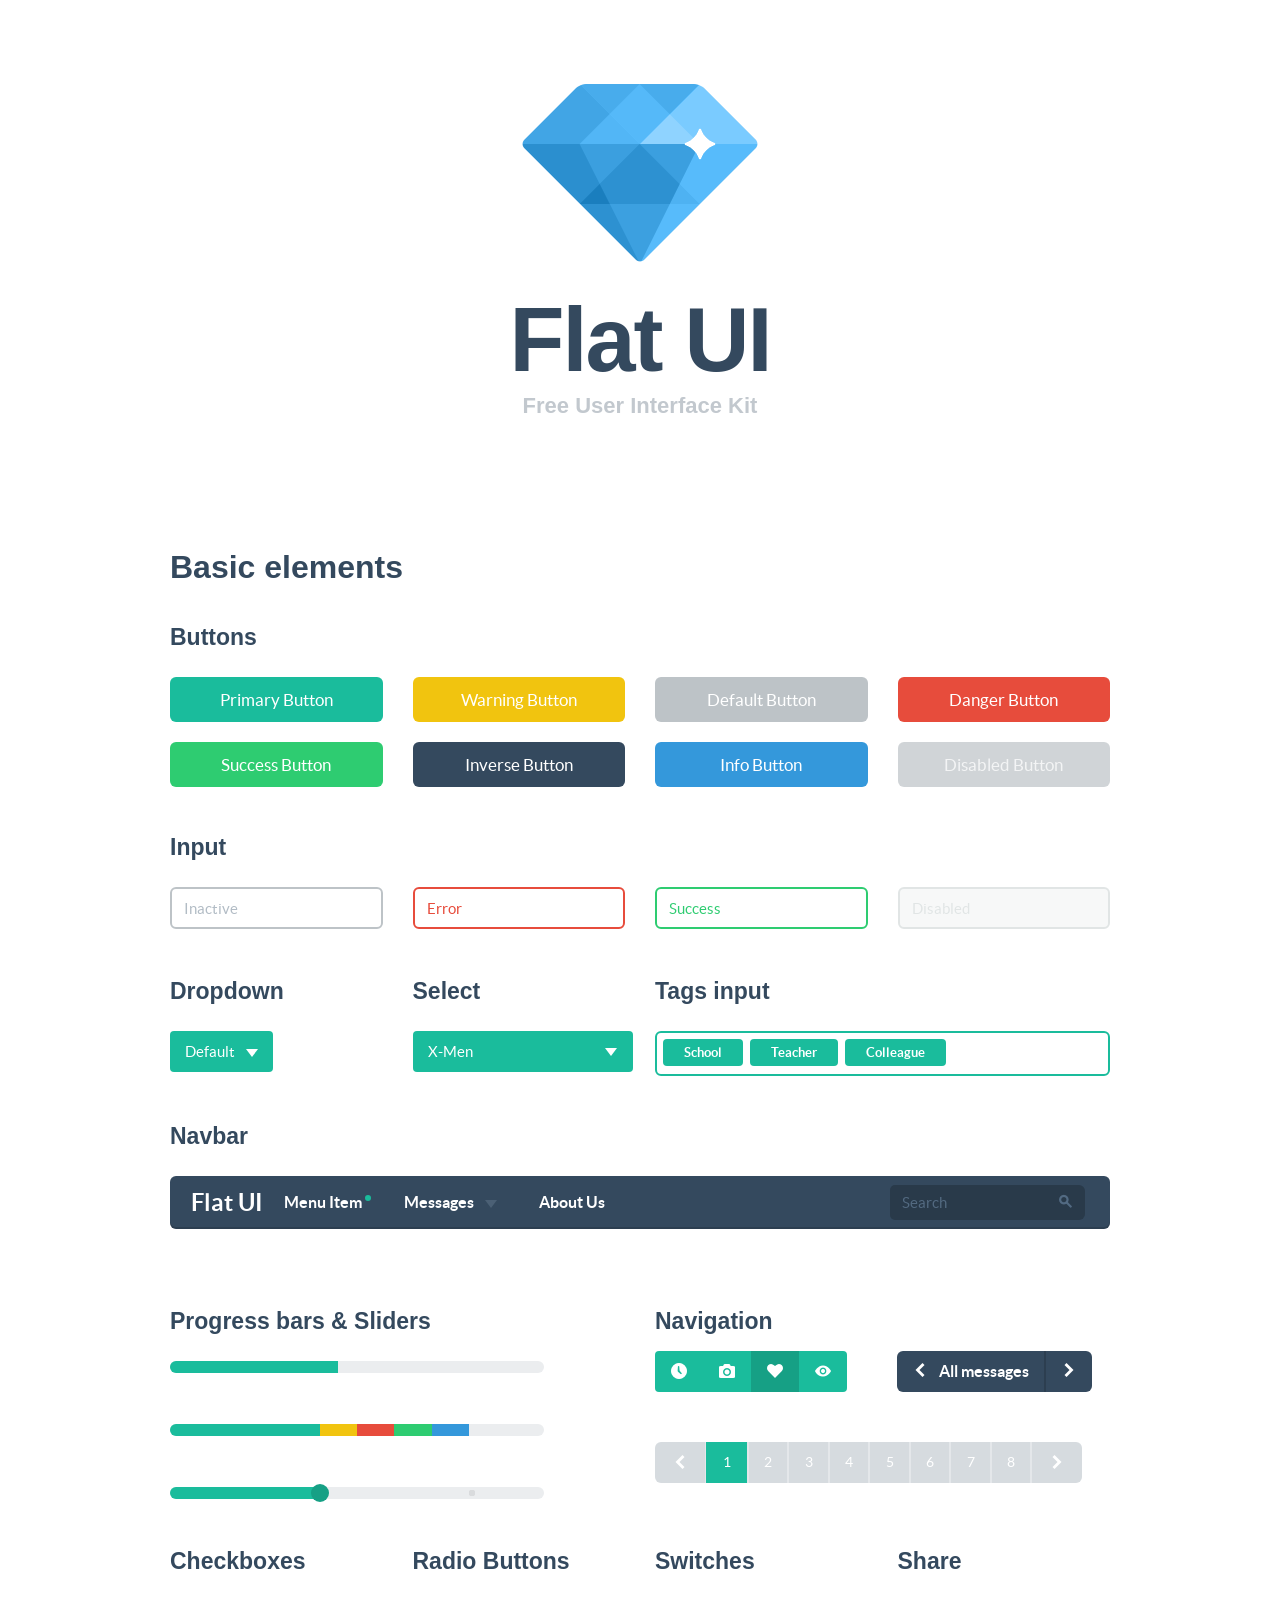
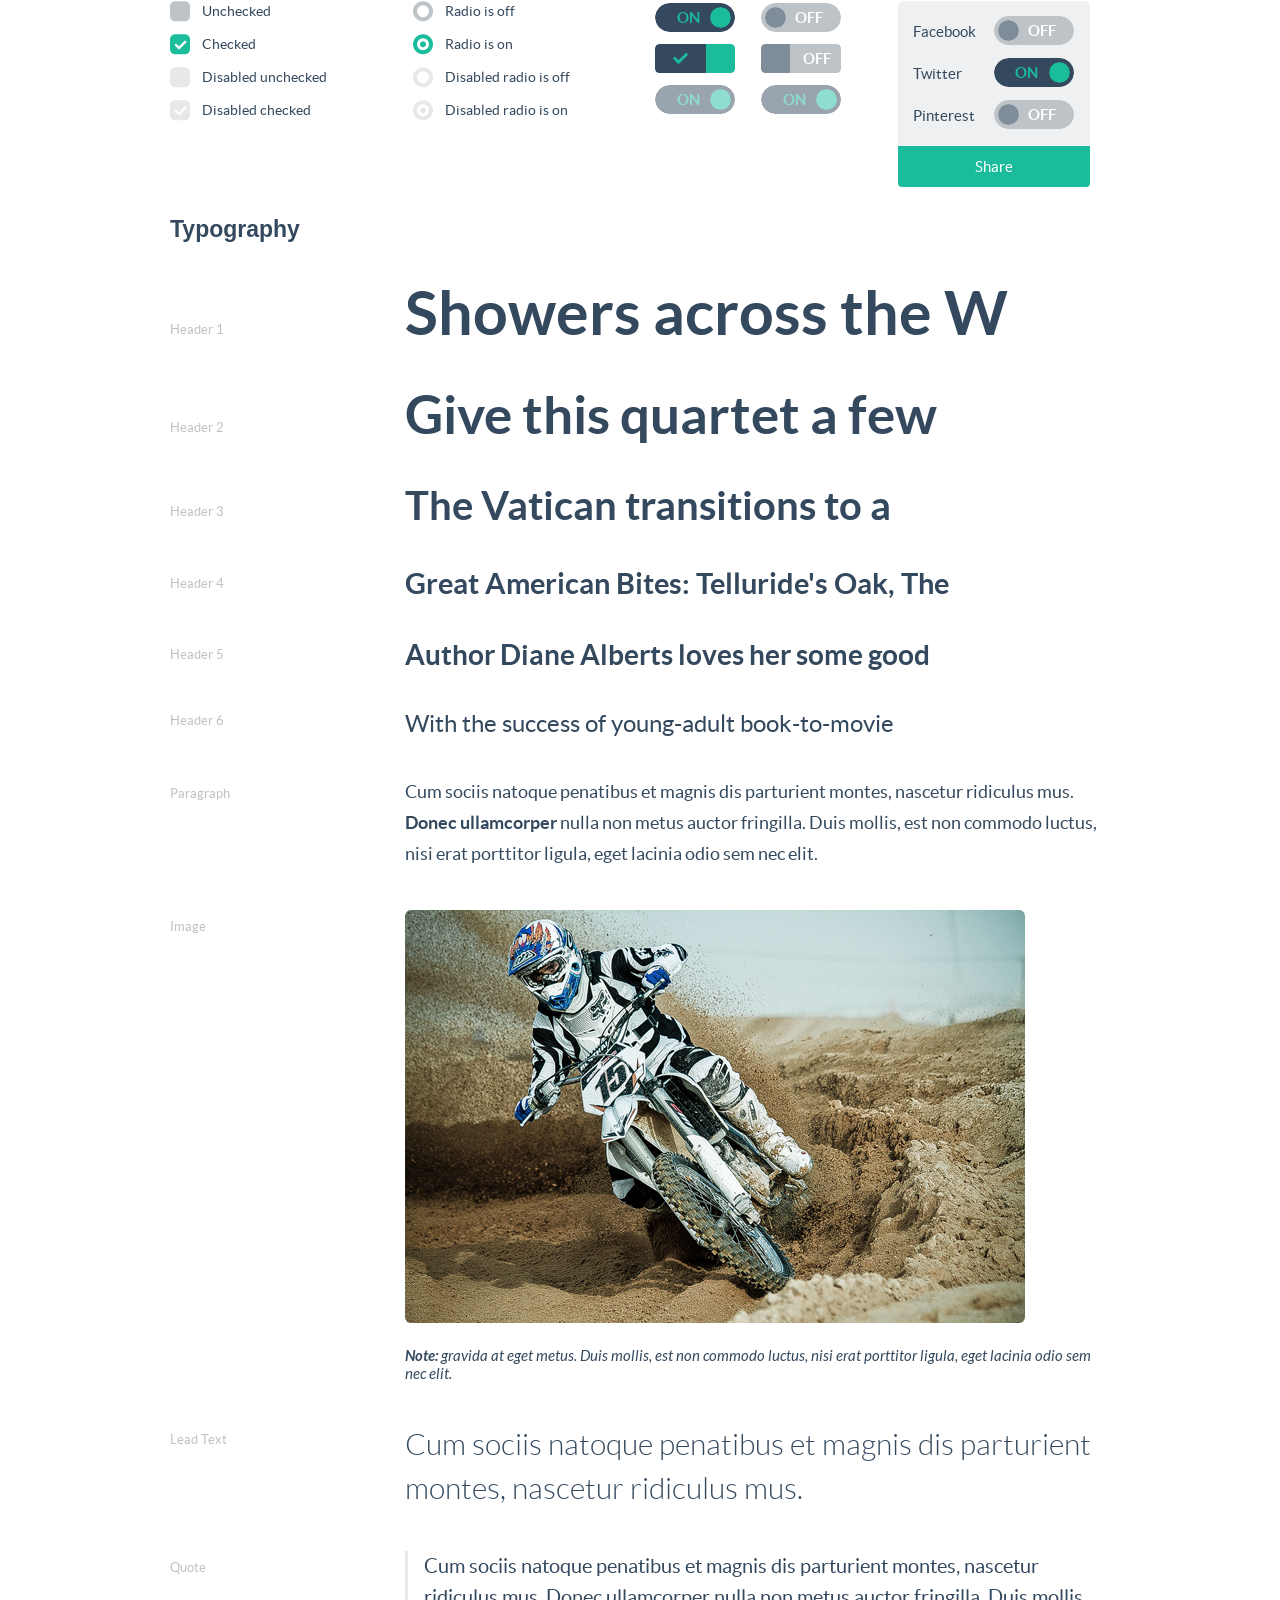
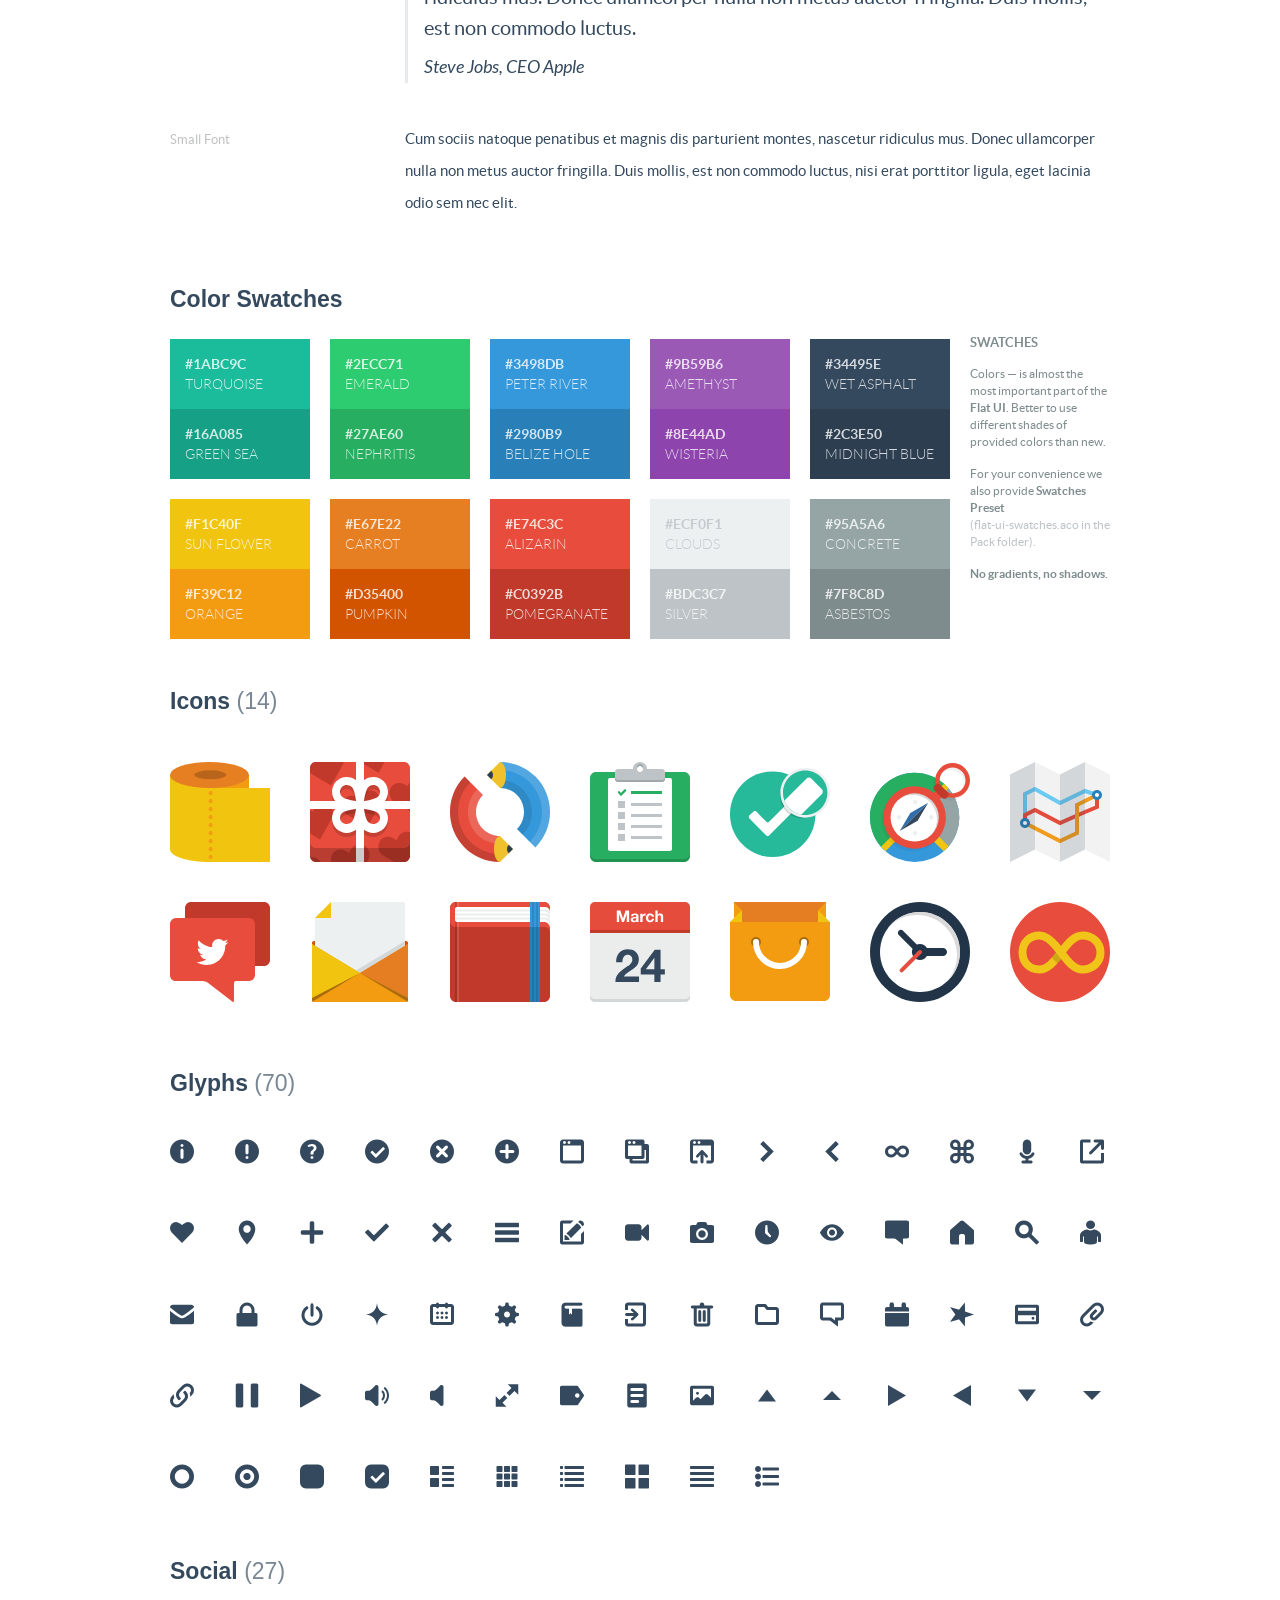
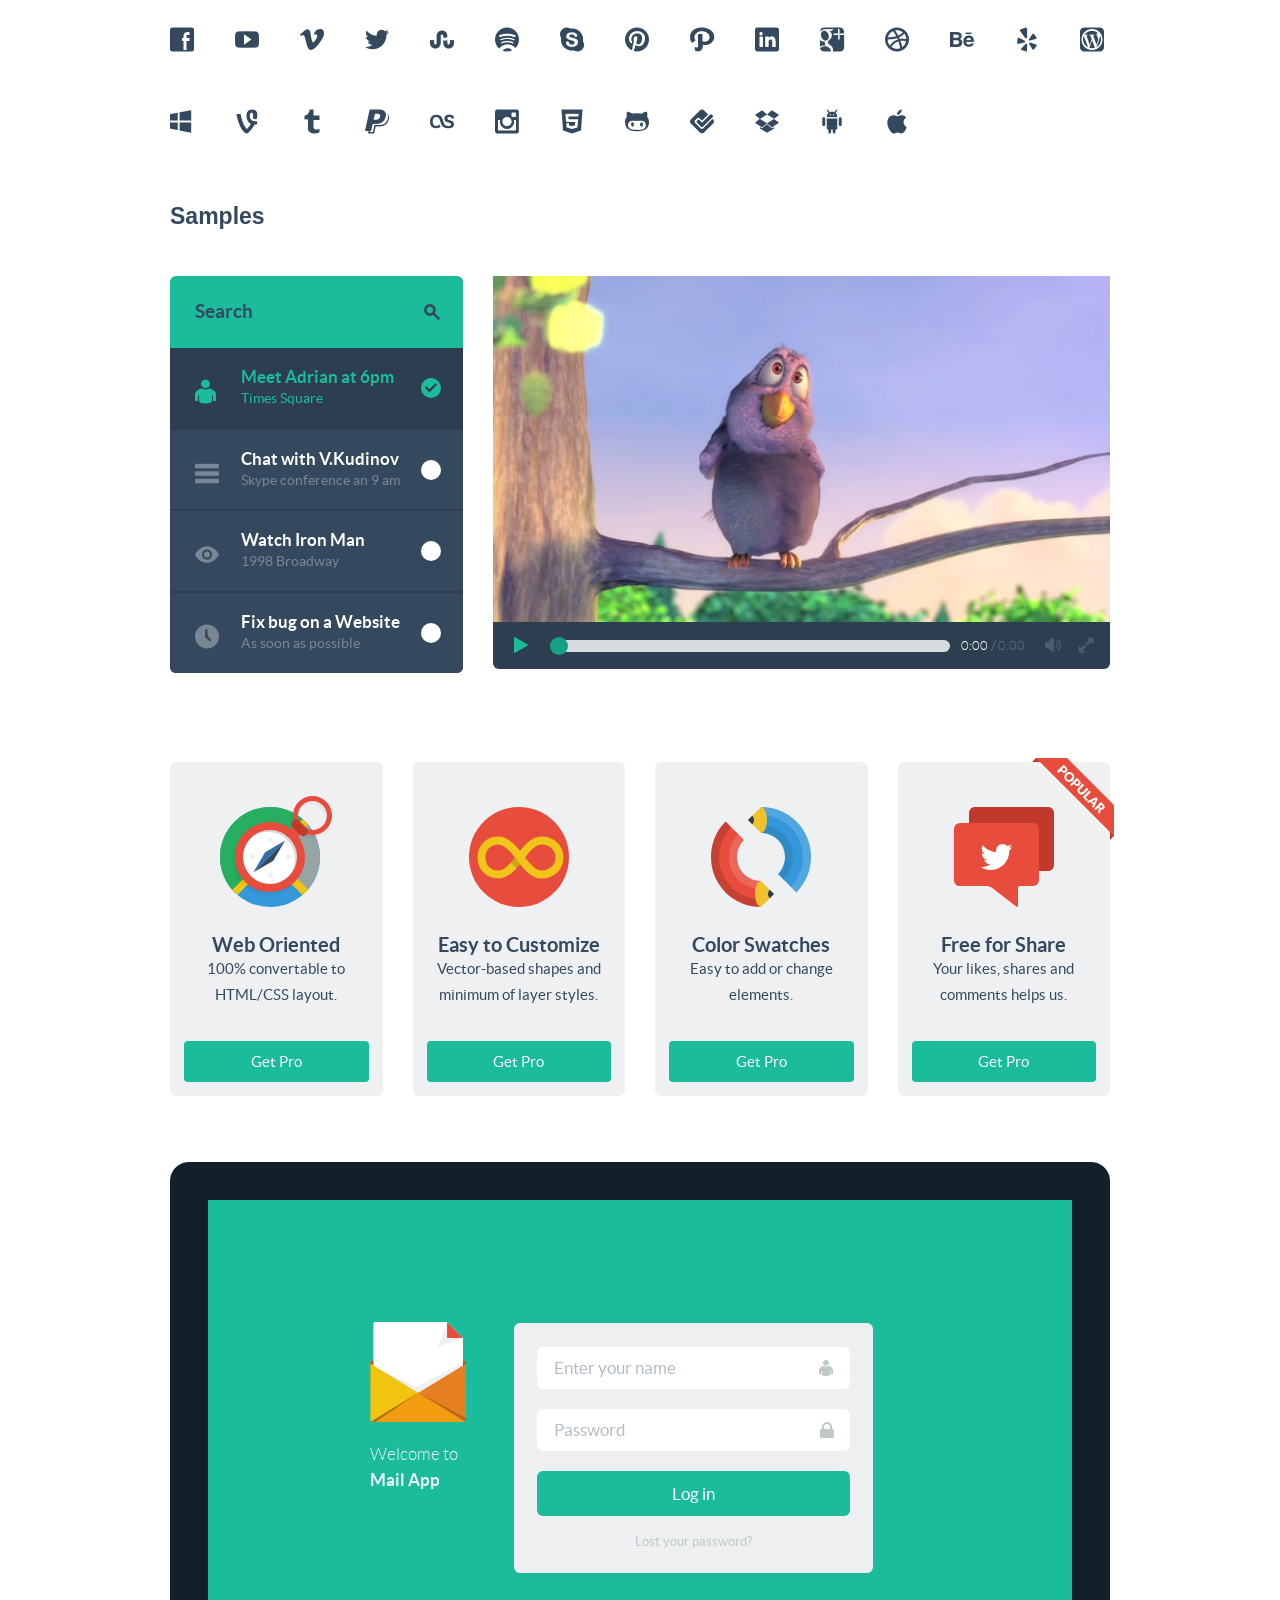
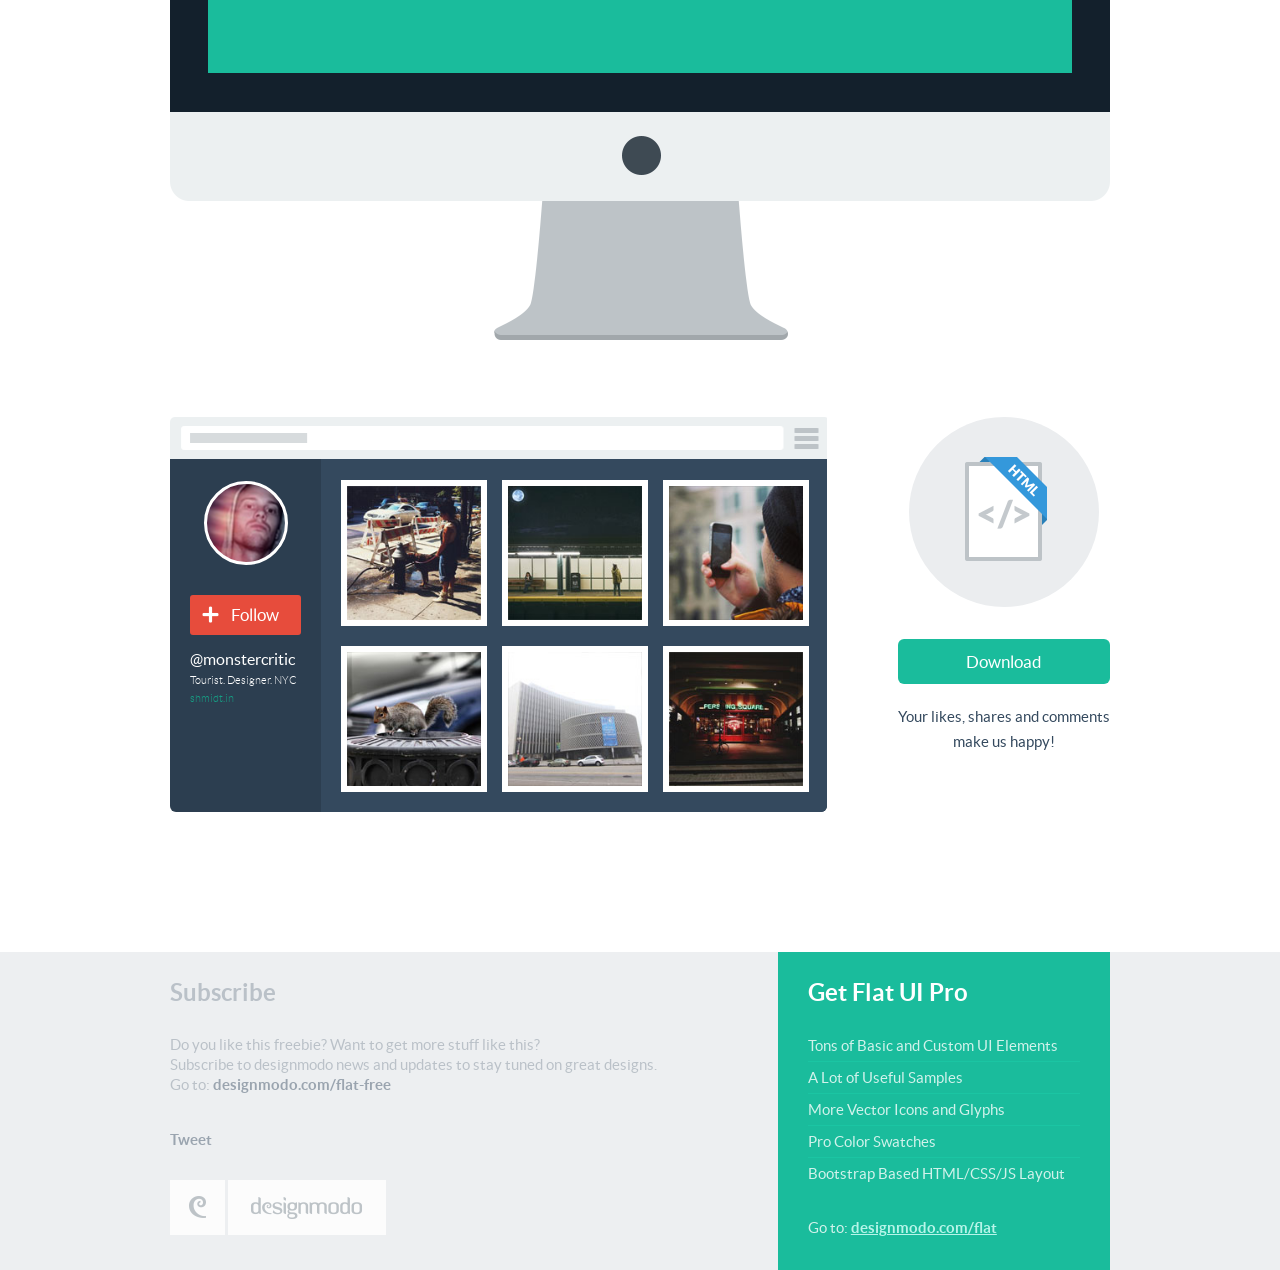
<file: Flat-UI-master/index.html>
<!DOCTYPE html>
<html lang="en">

<head>
  <meta charset="utf-8">
  <title>Flat UI - Free Bootstrap Framework and Theme</title>
  <meta name="description" content="Flat UI Kit Free is a Twitter Bootstrap Framework design and Theme, this responsive framework includes a PSD and HTML version."
  />

  <meta name="viewport" content="width=1000, initial-scale=1.0, maximum-scale=1.0">

  <!-- Loading Bootstrap -->
  <link href="dist/css/vendor/bootstrap/css/bootstrap.min.css" rel="stylesheet">

  <!-- Loading Flat UI -->
  <link href="dist/css/flat-ui.css" rel="stylesheet">
  <link href="docs/assets/css/demo.css" rel="stylesheet">

  <link rel="shortcut icon" href="img/favicon.ico">

  <!-- HTML5 shim, for IE6-8 support of HTML5 elements. All other JS at the end of file. -->
  <!--[if lt IE 9]>
      <script src="dist/js/vendor/html5shiv.js"></script>
      <script src="dist/js/vendor/respond.min.js"></script>
    <![endif]-->
</head>

<body>
  <div class="container">
    <div class="demo-headline">
      <h1 class="demo-logo">
        <div class="logo"></div>
        Flat UI
        <small>Free User Interface Kit</small>
      </h1>
    </div>
    <!-- /demo-headline -->

    <h1 class="demo-section-title">Basic elements</h1>
    <h3 class="demo-panel-title">Buttons</h3>

    <div class="row demo-row">
      <div class="col-xs-3">
        <a href="#fakelink" class="btn btn-block btn-lg btn-primary">Primary Button</a>
      </div>
      <div class="col-xs-3">
        <a href="#fakelink" class="btn btn-block btn-lg btn-warning">Warning Button</a>
      </div>
      <div class="col-xs-3">
        <a href="#fakelink" class="btn btn-block btn-lg btn-default">Default Button</a>
      </div>
      <div class="col-xs-3">
        <a href="#fakelink" class="btn btn-block btn-lg btn-danger">Danger Button</a>
      </div>
    </div>
    <!-- /row -->

    <div class="row demo-row">
      <div class="col-xs-3">
        <a href="#fakelink" class="btn btn-block btn-lg btn-success">Success Button</a>
      </div>
      <div class="col-xs-3">
        <a href="#fakelink" class="btn btn-block btn-lg btn-inverse">Inverse Button</a>
      </div>
      <div class="col-xs-3">
        <a href="#fakelink" class="btn btn-block btn-lg btn-info">Info Button</a>
      </div>
      <div class="col-xs-3">
        <a href="#fakelink" class="btn btn-block btn-lg btn-default disabled">Disabled Button</a>
      </div>
    </div>
    <!-- /row -->

    <h3 class="demo-panel-title">Input</h3>
    <div class="row">
      <div class="col-xs-3">
        <div class="form-group">
          <input type="text" value="" placeholder="Inactive" class="form-control" />
        </div>
      </div>
      <div class="col-xs-3">
        <div class="form-group has-error">
          <input type="text" value="" placeholder="Error" class="form-control" />
        </div>
      </div>
      <div class="col-xs-3">
        <div class="form-group has-success">
          <input type="text" value="" placeholder="Success" class="form-control" />
          <span class="input-icon fui-check-inverted"></span>
        </div>
      </div>
      <div class="col-xs-3">
        <div class="form-group">
          <input type="text" value="Disabled" disabled="disabled" class="form-control" />
        </div>
      </div>
    </div>
    <!-- /row -->

    <div class="row">
      <div class="col-xs-3">
        <h3 class="demo-panel-title">Dropdown</h3>

        <div class="btn-group">
          <button data-toggle="dropdown" class="btn btn-primary dropdown-toggle" type="button">Default
            <span class="caret"></span>
          </button>
          <ul role="menu" class="dropdown-menu">
            <li>
              <a href="#">Action</a>
            </li>
            <li>
              <a href="#">Another action</a>
            </li>
            <li>
              <a href="#">Something else here</a>
            </li>
            <li class="divider"></li>
            <li>
              <a href="#">Separated link</a>
            </li>
          </ul>
        </div>
        <!-- /btn-group -->
      </div>
      <!-- /.col-xs-3 -->
      <div class="col-xs-3">
        <h3 class="demo-panel-title">Select</h3>
        <select class="form-control select select-primary" data-toggle="select">
          <option value="0">Choose hero</option>
          <option value="1">Spider Man</option>
          <option value="2">Wolverine</option>
          <option value="3">Captain America</option>
          <option value="4" selected>X-Men</option>
          <option value="5">Crocodile</option>
        </select>
      </div>
      <!-- /.col-xs-3 -->
      <div class="col-xs-6">
        <h3 class="demo-panel-title">Tags input</h3>
        <div class="tagsinput-primary">
          <input name="tagsinput" class="tagsinput" data-role="tagsinput" value="School, Teacher, Colleague" />
        </div>
      </div>
      <!-- /.col-xs-6 -->
    </div>
    <!-- /.row -->

    <h3 class="demo-panel-title">Navbar</h3>
    <div class="row demo-row">
      <div class="col-xs-12">
        <nav class="navbar navbar-inverse navbar-embossed" role="navigation">
          <div class="navbar-header">
            <button type="button" class="navbar-toggle" data-toggle="collapse" data-target="#navbar-collapse-01">
              <span class="sr-only">Toggle navigation</span>
            </button>
            <a class="navbar-brand" href="#">Flat UI</a>
          </div>
          <div class="collapse navbar-collapse" id="navbar-collapse-01">
            <ul class="nav navbar-nav navbar-left">
              <li>
                <a href="#fakelink">Menu Item
                  <span class="navbar-unread">1</span>
                </a>
              </li>
              <li class="dropdown">
                <a href="#" class="dropdown-toggle" data-toggle="dropdown">Messages
                  <b class="caret"></b>
                </a>
                <span class="dropdown-arrow"></span>
                <ul class="dropdown-menu">
                  <li>
                    <a href="#">Action</a>
                  </li>
                  <li>
                    <a href="#">Another action</a>
                  </li>
                  <li>
                    <a href="#">Something else here</a>
                  </li>
                  <li class="divider"></li>
                  <li>
                    <a href="#">Separated link</a>
                  </li>
                </ul>
              </li>
              <li>
                <a href="#fakelink">About Us</a>
              </li>
            </ul>
            <form class="navbar-form navbar-right" action="#" role="search">
              <div class="form-group">
                <div class="input-group">
                  <input class="form-control" id="navbarInput-01" type="search" placeholder="Search">
                  <span class="input-group-btn">
                    <button type="submit" class="btn">
                      <span class="fui-search"></span>
                    </button>
                  </span>
                </div>
              </div>
            </form>
          </div>
          <!-- /.navbar-collapse -->
        </nav>
        <!-- /navbar -->
      </div>
    </div>
    <!-- /row -->

    <div class="row">
      <div class="col-xs-5">
        <h3 class="demo-panel-title">Progress bars &amp; Sliders</h3>
        <div class="progress">
          <div class="progress-bar" style="width: 45%;"></div>
        </div>
        <br/>
        <div class="progress">
          <div class="progress-bar" style="width: 40%;"></div>
          <div class="progress-bar progress-bar-warning" style="width: 10%;"></div>
          <div class="progress-bar progress-bar-danger" style="width: 10%;"></div>
          <div class="progress-bar progress-bar-success" style="width: 10%;"></div>
          <div class="progress-bar progress-bar-info" style="width: 10%;"></div>
        </div>
        <br/>
        <div id="slider" class="ui-slider">
          <div class="ui-slider-segment"></div>
          <div class="ui-slider-segment"></div>
          <div class="ui-slider-segment"></div>
        </div>
      </div>
      <!-- /sliders -->

      <div class="col-xs-6 col-xs-offset-1">
        <h3 class="demo-panel-title">Navigation</h3>
        <div class="row demo-navigation">
          <div class="col-xs-6">
            <div class="btn-toolbar">
              <div class="btn-group">
                <a class="btn btn-primary" href="#fakelink">
                  <span class="fui-time"></span>
                </a>
                <a class="btn btn-primary" href="#fakelink">
                  <span class="fui-photo"></span>
                </a>
                <a class="btn btn-primary active" href="#fakelink">
                  <span class="fui-heart"></span>
                </a>
                <a class="btn btn-primary" href="#fakelink">
                  <span class="fui-eye"></span>
                </a>
              </div>
            </div>
            <!-- /toolbar -->
          </div>
          <div class="col-xs-6 demo-pager">
            <ul class="pager">
              <li class="previous">
                <a href="#fakelink">
                  <span class="fui-arrow-left"></span>
                  <span>All messages</span>
                </a>
              </li>
              <li class="next">
                <a href="#fakelink">
                  <span class="fui-arrow-right"></span>
                </a>
              </li>
            </ul>
            <!-- /pager -->
          </div>
        </div>
        <!-- /demo-navigation -->

        <div>
          <ul class="pagination">
            <li class="previous">
              <a href="#fakelink" class="fui-arrow-left"></a>
            </li>
            <li class="active">
              <a href="#fakelink">1</a>
            </li>
            <li>
              <a href="#fakelink">2</a>
            </li>
            <li>
              <a href="#fakelink">3</a>
            </li>
            <li>
              <a href="#fakelink">4</a>
            </li>
            <li>
              <a href="#fakelink">5</a>
            </li>
            <li>
              <a href="#fakelink">6</a>
            </li>
            <li>
              <a href="#fakelink">7</a>
            </li>
            <li>
              <a href="#fakelink">8</a>
            </li>
            <li class="next">
              <a href="#fakelink" class="fui-arrow-right"></a>
            </li>
          </ul>
        </div>
        <!-- /pagination -->
      </div>
      <!-- /navigation -->
    </div>
    <!-- /row -->

    <div class="row">
      <div class="col-xs-3">
        <h3 class="demo-panel-title">Checkboxes</h3>
        <label class="checkbox" for="checkbox1">
          <input type="checkbox" value="" id="checkbox1" data-toggle="checkbox"> Unchecked
        </label>
        <label class="checkbox" for="checkbox2">
          <input type="checkbox" checked="checked" value="" id="checkbox2" data-toggle="checkbox" checked=""> Checked
        </label>
        <label class="checkbox" for="checkbox3">
          <input type="checkbox" value="" id="checkbox3" data-toggle="checkbox" disabled=""> Disabled unchecked
        </label>
        <label class="checkbox" for="checkbox4">
          <input type="checkbox" checked="checked" value="" id="checkbox4" data-toggle="checkbox" disabled="" checked=""> Disabled checked
        </label>
      </div>
      <!-- /checkboxes col-xs-3 -->

      <div class="col-xs-3">
        <h3 class="demo-panel-title">Radio Buttons</h3>
        <label class="radio">
          <input type="radio" name="optionsRadios" id="optionsRadios1" value="option1" data-toggle="radio"> Radio is off
        </label>
        <label class="radio">
          <input type="radio" name="optionsRadios" id="optionsRadios2" value="option1" data-toggle="radio" checked=""> Radio is on
        </label>

        <label class="radio">
          <input type="radio" name="optionsRadiosDisabled" id="optionsRadios3" value="option2" data-toggle="radio" disabled=""> Disabled radio is off
        </label>
        <label class="radio">
          <input type="radio" name="optionsRadiosDisabled" id="optionsRadios4" value="option2" data-toggle="radio" checked="" disabled=""> Disabled radio is on
        </label>
      </div>
      <!-- /radios col-xs-3 -->

      <div class="col-xs-3">
        <h3 class="demo-panel-title">Switches</h3>

        <table width="100%">
          <tr>
            <td width="50%" class="pbm">
              <input type="checkbox" checked data-toggle="switch" id="custom-switch-01" />
            </td>
            <td class="pbm">
              <input type="checkbox" data-toggle="switch" id="custom-switch-02" />
            </td>
          </tr>
          <tr>
            <td class="pbm">
              <div class="bootstrap-switch-square">
                <input type="checkbox" checked data-toggle="switch" id="custom-switch-03" data-on-text="<span class='fui-check'></span>"
                  data-off-text="<span class='fui-cross'></span>" />
              </div>
            </td>
            <td class="pbm">
              <div class="bootstrap-switch-square">
                <input type="checkbox" data-toggle="switch" id="custom-switch-04" />
              </div>
            </td>
          </tr>
          <tr>
            <td>
              <input type="checkbox" checked disabled data-toggle="switch" id="custom-switch-5" />
            </td>
            <td>
              <input type="checkbox" checked disabled data-toggle="switch" id="custom-switch-6" />
            </td>
          </tr>
        </table>
      </div>
      <!-- /.col-xs-3 -->
      <div class="col-xs-3">
        <h3 class="demo-panel-title">Share</h3>
        <div class="share mrl">
          <ul>
            <li>
              <label class="share-label" for="share-toggle2">Facebook</label>
              <input type="checkbox" data-toggle="switch" />
            </li>
            <li>
              <label class="share-label" for="share-toggle4">Twitter</label>
              <input type="checkbox" checked="" data-toggle="switch" />
            </li>
            <li>
              <label class="share-label" for="share-toggle6">Pinterest</label>
              <input type="checkbox" data-toggle="switch" />
            </li>
          </ul>
          <a href="#" class="btn btn-primary btn-block btn-large">Share</a>
        </div>
        <!-- /share -->
      </div>
      <!-- /.col-xs-3 -->
    </div>
    <!-- /.row -->

    <div class="demo-row typography-row">
      <div class="demo-title">
        <h3 class="demo-panel-title">Typography</h3>
      </div>
      <div class="demo-content">
        <div class="demo-type-example">
          <h1>
            <span class="demo-heading-note">Header 1</span>Showers across the W</h1>
        </div>
        <div class="demo-type-example">
          <h2>
            <span class="demo-heading-note">Header 2</span>Give this quartet a few</h2>
        </div>
        <div class="demo-type-example">
          <h3>
            <span class="demo-heading-note">Header 3</span>The Vatican transitions to a</h3>
        </div>
        <div class="demo-type-example">
          <h4>
            <span class="demo-heading-note">Header 4</span>Great American Bites: Telluride's Oak, The</h4>
        </div>
        <div class="demo-type-example">
          <h5>
            <span class="demo-heading-note">Header 5</span>Author Diane Alberts loves her some good</h5>
        </div>
        <div class="demo-type-example">
          <h6>
            <span class="demo-heading-note">Header 6</span>With the success of young-adult book-to-movie</h6>
        </div>
        <div class="demo-type-example">
          <span class="demo-text-note">Paragraph</span>
          <p>Cum sociis natoque penatibus et magnis dis parturient montes, nascetur ridiculus mus.
            <strong>Donec ullamcorper</strong> nulla non metus auctor fringilla. Duis mollis, est non commodo luctus, nisi erat porttitor
            ligula, eget lacinia odio sem nec elit.</p>
        </div>
        <div class="demo-type-example">
          <span class="demo-text-note">Image</span>
          <img src="docs/assets/img/example-image.jpg" alt="example-image" class="img-rounded img-responsive">
          <p class="img-comment">
            <strong>Note:</strong> gravida at eget metus. Duis mollis, est non commodo luctus, nisi erat porttitor ligula, eget lacinia
            odio sem nec elit.</p>
        </div>
        <div class="demo-type-example">
          <span class="demo-text-note">Lead Text</span>
          <p class="lead">Cum sociis natoque penatibus et magnis dis parturient montes, nascetur ridiculus mus.</p>
        </div>
        <div class="demo-type-example">
          <span class="demo-text-note">Quote</span>
          <blockquote>
            <p>Cum sociis natoque penatibus et magnis dis parturient montes, nascetur ridiculus mus. Donec ullamcorper nulla
              non metus auctor fringilla. Duis mollis, est non commodo luctus.</p>
            <small>Steve Jobs, CEO Apple</small>
          </blockquote>
        </div>
        <div class="demo-type-example">
          <span class="demo-text-note">Small Font</span>
          <p>
            <small>Cum sociis natoque penatibus et magnis dis parturient montes, nascetur ridiculus mus. Donec ullamcorper nulla
              non metus auctor fringilla. Duis mollis, est non commodo luctus, nisi erat porttitor ligula, eget lacinia odio
              sem nec elit.</small>
          </p>
        </div>
      </div>
      <!-- /.demo-content-wide -->
    </div>
    <!-- /.demo-row -->

    <h3 class="demo-panel-title">Color Swatches</h3>
    <div class="row demo-swatches-row">
      <div class="swatches-col">
        <div class="pallete-item">
          <dl class="palette palette-turquoise">
            <dt>#1abc9c</dt>
            <dd>Turquoise</dd>
          </dl>
          <dl class="palette palette-green-sea">
            <dt>#16a085</dt>
            <dd>Green sea</dd>
          </dl>
        </div>
        <div class="pallete-item">
          <dl class="palette palette-emerald">
            <dt>#2ecc71</dt>
            <dd>Emerald</dd>
          </dl>
          <dl class="palette palette-nephritis">
            <dt>#27ae60</dt>
            <dd>Nephritis</dd>
          </dl>
        </div>
        <div class="pallete-item">
          <dl class="palette palette-peter-river">
            <dt>#3498db</dt>
            <dd>Peter river</dd>
          </dl>
          <dl class="palette palette-belize-hole">
            <dt>#2980b9</dt>
            <dd>Belize hole</dd>
          </dl>
        </div>
        <div class="pallete-item">
          <dl class="palette palette-amethyst">
            <dt>#9b59b6</dt>
            <dd>Amethyst</dd>
          </dl>
          <dl class="palette palette-wisteria">
            <dt>#8e44ad</dt>
            <dd>Wisteria</dd>
          </dl>
        </div>
        <div class="pallete-item">
          <dl class="palette palette-wet-asphalt">
            <dt>#34495e</dt>
            <dd>Wet asphalt</dd>
          </dl>
          <dl class="palette palette-midnight-blue">
            <dt>#2c3e50</dt>
            <dd>Midnight blue</dd>
          </dl>
        </div>
        <div class="pallete-item">
          <dl class="palette palette-sun-flower">
            <dt>#f1c40f</dt>
            <dd>Sun flower</dd>
          </dl>
          <dl class="palette palette-orange">
            <dt>#f39c12</dt>
            <dd>Orange</dd>
          </dl>
        </div>
        <div class="pallete-item">
          <dl class="palette palette-carrot">
            <dt>#e67e22</dt>
            <dd>Carrot</dd>
          </dl>
          <dl class="palette palette-pumpkin">
            <dt>#d35400</dt>
            <dd>Pumpkin</dd>
          </dl>
        </div>
        <div class="pallete-item">
          <dl class="palette palette-alizarin">
            <dt>#e74c3c</dt>
            <dd>Alizarin</dd>
          </dl>
          <dl class="palette palette-pomegranate">
            <dt>#c0392b</dt>
            <dd>Pomegranate</dd>
          </dl>
        </div>
        <div class="pallete-item">
          <dl class="palette palette-clouds">
            <dt>#ecf0f1</dt>
            <dd>Clouds</dd>
          </dl>
          <dl class="palette palette-silver">
            <dt>#bdc3c7</dt>
            <dd>Silver</dd>
          </dl>
        </div>
        <div class="pallete-item">
          <dl class="palette palette-concrete">
            <dt>#95a5a6</dt>
            <dd>Concrete</dd>
          </dl>
          <dl class="palette palette-asbestos">
            <dt>#7f8c8d</dt>
            <dd>Asbestos</dd>
          </dl>
        </div>
      </div>
      <!-- /swatches items -->
      <div class="swatches-desc-col">
        <h6 class="palette-headline">SWATCHES</h6>
        <p class="palette-paragraph">
          Colors &mdash; is almost the most important part of the
          <strong>Flat UI</strong>. Better to use different shades of provided colors than new.
        </p>
        <p class="palette-paragraph">
          For your convenience we also provide
          <strong>Swatches Preset</strong>
          <span>(flat&#8209;ui&#8209;swatches.aco in the Pack folder).</span>
        </p>
        <p class="palette-paragraph">
          <strong>No gradients, no shadows.</strong>
        </p>
      </div>
      <!-- /swatches desc -->
    </div>
    <!-- /swatches row -->

    <h3 class="demo-panel-title">Icons
      <small>(14)</small>
    </h3>
    <div class="demo-illustrations">
      <div class="demo-content">
        <div>
          <img src="img/icons/svg/toilet-paper.svg" alt="Toilet-Paper">
        </div>
        <div>
          <img src="img/icons/svg/gift-box.svg" alt="Gift-Box">
        </div>
        <div>
          <img src="img/icons/svg/pencils.svg" alt="Pensils">
        </div>
        <div>
          <img src="img/icons/svg/clipboard.svg" alt="Clipboard">
        </div>
        <div>
          <img src="img/icons/svg/retina.svg" alt="Retina">
        </div>
        <div>
          <img src="img/icons/svg/compas.svg" alt="Compas">
        </div>
        <div>
          <img src="img/icons/svg/map.svg" alt="Map">
        </div>
        <div>
          <img src="img/icons/svg/chat.svg" alt="Chat">
        </div>
        <div>
          <img src="img/icons/svg/mail.svg" alt="Mail">
        </div>
        <div>
          <img src="img/icons/svg/book.svg" alt="Book">
        </div>
        <div>
          <img src="img/icons/svg/calendar.svg" alt="Calendar">
        </div>
        <div>
          <img src="img/icons/svg/paper-bag.svg" alt="Pocket">
        </div>
        <div>
          <img src="img/icons/svg/clocks.svg" alt="Watches">
        </div>
        <div>
          <img src="img/icons/svg/loop.svg" alt="Infinity-Loop">
        </div>
      </div>
    </div>


    <h3 class="demo-panel-title">Glyphs
      <small>(70)</small>
    </h3>
    <div class="demo-icons">
      <div class="demo-content">
        <span class="fui-info-circle"></span>
        <span class="fui-alert-circle"></span>
        <span class="fui-question-circle"></span>
        <span class="fui-check-circle"></span>
        <span class="fui-cross-circle"></span>
        <span class="fui-plus-circle"></span>
        <span class="fui-window"></span>
        <span class="fui-windows"></span>
        <span class="fui-upload"></span>
        <span class="fui-arrow-right"></span>
        <span class="fui-arrow-left"></span>
        <span class="fui-loop"></span>
        <span class="fui-cmd"></span>
        <span class="fui-mic"></span>
        <span class="fui-export"></span>
        <span class="fui-heart"></span>
        <span class="fui-location"></span>
        <span class="fui-plus"></span>
        <span class="fui-check"></span>
        <span class="fui-cross"></span>
        <span class="fui-list"></span>
        <span class="fui-new"></span>
        <span class="fui-video"></span>
        <span class="fui-photo"></span>
        <span class="fui-time"></span>
        <span class="fui-eye"></span>
        <span class="fui-chat"></span>
        <span class="fui-home"></span>
        <span class="fui-search"></span>
        <span class="fui-user"></span>
        <span class="fui-mail"></span>
        <span class="fui-lock"></span>
        <span class="fui-power"></span>
        <span class="fui-star"></span>
        <span class="fui-calendar"></span>
        <span class="fui-gear"></span>
        <span class="fui-bookmark"></span>
        <span class="fui-exit"></span>
        <span class="fui-trash"></span>
        <span class="fui-folder"></span>
        <span class="fui-bubble"></span>
        <span class="fui-calendar-solid"></span>
        <span class="fui-star-2"></span>
        <span class="fui-credit-card"></span>
        <span class="fui-clip"></span>
        <span class="fui-link"></span>
        <span class="fui-pause"></span>
        <span class="fui-play"></span>
        <span class="fui-volume"></span>
        <span class="fui-mute"></span>
        <span class="fui-resize"></span>
        <span class="fui-tag"></span>
        <span class="fui-document"></span>
        <span class="fui-image"></span>
        <span class="fui-triangle-up"></span>
        <span class="fui-triangle-up-small"></span>
        <span class="fui-triangle-right-large"></span>
        <span class="fui-triangle-left-large"></span>
        <span class="fui-triangle-down"></span>
        <span class="fui-triangle-down-small"></span>
        <span class="fui-radio-unchecked"></span>
        <span class="fui-radio-checked"></span>
        <span class="fui-checkbox-unchecked"></span>
        <span class="fui-checkbox-checked"></span>
        <span class="fui-list-thumbnailed"></span>
        <span class="fui-list-small-thumbnails"></span>
        <span class="fui-list-numbered"></span>
        <span class="fui-list-large-thumbnails"></span>
        <span class="fui-list-columned"></span>
        <span class="fui-list-bulleted"></span>
      </div>
      <!-- /.demo-content -->
    </div>
    <!-- /.demo-icons -->

    <h3 class="demo-panel-title">Social
      <small>(27)</small>
    </h3>
    <div class="demo-icons">
      <div class="demo-content">
        <span class="fui-facebook"></span>
        <span class="fui-youtube"></span>
        <span class="fui-vimeo"></span>
        <span class="fui-twitter"></span>
        <span class="fui-stumbleupon"></span>
        <span class="fui-spotify"></span>
        <span class="fui-skype"></span>
        <span class="fui-pinterest"></span>
        <span class="fui-path"></span>
        <span class="fui-linkedin"></span>
        <span class="fui-google-plus"></span>
        <span class="fui-dribbble"></span>
        <span class="fui-behance"></span>
        <span class="fui-yelp"></span>
        <span class="fui-wordpress"></span>
        <span class="fui-windows-8"></span>
        <span class="fui-vine"></span>
        <span class="fui-tumblr"></span>
        <span class="fui-paypal"></span>
        <span class="fui-lastfm"></span>
        <span class="fui-instagram"></span>
        <span class="fui-html5"></span>
        <span class="fui-github"></span>
        <span class="fui-foursquare"></span>
        <span class="fui-dropbox"></span>
        <span class="fui-android"></span>
        <span class="fui-apple"></span>
      </div>
      <!-- /.demo-content -->
    </div>
    <!-- /.demo-icons -->

    <h3 class="demo-panel-title mbl pbl">Samples</h3>
    <div class="row demo-samples">
      <div class="col-xs-4">
        <div class="todo">
          <div class="todo-search">
            <input class="todo-search-field" type="search" value="" placeholder="Search" />
          </div>
          <ul>
            <li class="todo-done">
              <div class="todo-icon fui-user"></div>
              <div class="todo-content">
                <h4 class="todo-name">
                  Meet
                  <strong>Adrian</strong> at
                  <strong>6pm</strong>
                </h4>
                Times Square
              </div>
            </li>
            <li>
              <div class="todo-icon fui-list"></div>
              <div class="todo-content">
                <h4 class="todo-name">
                  Chat with
                  <strong>V.Kudinov</strong>
                </h4>
                Skype conference an 9 am
              </div>
            </li>
            <li>
              <div class="todo-icon fui-eye"></div>
              <div class="todo-content">
                <h4 class="todo-name">
                  Watch
                  <strong>Iron Man</strong>
                </h4>
                1998 Broadway
              </div>
            </li>
            <li>
              <div class="todo-icon fui-time"></div>
              <div class="todo-content">
                <h4 class="todo-name">
                  Fix bug on a
                  <strong>Website</strong>
                </h4>
                As soon as possible
              </div>
            </li>
          </ul>
        </div>
        <!-- /.todo -->
      </div>
      <!-- /.col-xs-4 -->

      <div class="col-xs-8">
        <video class="video-js" preload="auto" poster="docs/assets/img/video/poster.jpg" data-setup="{}">
          <source src="http://iurevych.github.com/Flat-UI-videos/big_buck_bunny.mp4" type="video/mp4">
          <source src="http://iurevych.github.com/Flat-UI-videos/big_buck_bunny.webm" type="video/webm">
        </video>
      </div>
      <!-- /video -->
    </div>

    <div class="row demo-tiles">
      <div class="col-xs-3">
        <div class="tile">
          <img src="img/icons/svg/compas.svg" alt="Compas" class="tile-image big-illustration">
          <h3 class="tile-title">Web Oriented</h3>
          <p>100% convertable to HTML/CSS layout.</p>
          <a class="btn btn-primary btn-large btn-block" href="http://designmodo.com/flat">Get Pro</a>
        </div>
      </div>

      <div class="col-xs-3">
        <div class="tile">
          <img src="img/icons/svg/loop.svg" alt="Infinity-Loop" class="tile-image">
          <h3 class="tile-title">Easy to Customize</h3>
          <p>Vector-based shapes and minimum of layer styles.</p>
          <a class="btn btn-primary btn-large btn-block" href="http://designmodo.com/flat">Get Pro</a>
        </div>
      </div>

      <div class="col-xs-3">
        <div class="tile">
          <img src="img/icons/svg/pencils.svg" alt="Pensils" class="tile-image">
          <h3 class="tile-title">Color Swatches</h3>
          <p>Easy to add or change elements. </p>
          <a class="btn btn-primary btn-large btn-block" href="http://designmodo.com/flat">Get Pro</a>
        </div>
      </div>

      <div class="col-xs-3">
        <div class="tile tile-hot">
          <img src="img/icons/svg/ribbon.svg" alt="ribbon" class="tile-hot-ribbon">
          <img src="img/icons/svg/chat.svg" alt="Chat" class="tile-image">
          <h3 class="tile-title">Free for Share</h3>
          <p>Your likes, shares and comments helps us.</p>
          <a class="btn btn-primary btn-large btn-block" href="http://designmodo.com/flat">Get Pro</a>
        </div>

      </div>
    </div>
    <!-- /tiles -->

    <div class="login">
      <div class="login-screen">
        <div class="login-icon">
          <img src="img/login/icon.png" alt="Welcome to Mail App" />
          <h4>Welcome to
            <small>Mail App</small>
          </h4>
        </div>

        <div class="login-form">
          <div class="form-group">
            <input type="text" class="form-control login-field" value="" placeholder="Enter your name" id="login-name" />
            <label class="login-field-icon fui-user" for="login-name"></label>
          </div>

          <div class="form-group">
            <input type="password" class="form-control login-field" value="" placeholder="Password" id="login-pass" />
            <label class="login-field-icon fui-lock" for="login-pass"></label>
          </div>

          <a class="btn btn-primary btn-lg btn-block" href="#">Log in</a>
          <a class="login-link" href="#">Lost your password?</a>
        </div>
      </div>
    </div>

    <div class="row">
      <div class="col-xs-9">
        <div class="demo-browser">
          <div class="demo-browser-side">
            <div class="demo-browser-author"></div>
            <div class="demo-browser-action">
              <a class="btn btn-danger btn-lg btn-block" href="http://twitter.com/monstercritic" target="_blank">
                <span class="fui-plus"></span>Follow
              </a>
            </div>
            <h5>@monstercritic</h5>
            <h6>
              Tourist. Designer. NYC
              <a href="http://shmidt.in" target="_blank">shmidt.in</a>
            </h6>
          </div>
          <div class="demo-browser-content">
            <img src="docs/assets/img/demo/browser-pic-1.jpg" alt="" />
            <img src="docs/assets/img/demo/browser-pic-2.jpg" alt="" />
            <img src="docs/assets/img/demo/browser-pic-3.jpg" alt="" />
            <img src="docs/assets/img/demo/browser-pic-4.jpg" alt="" />
            <img src="docs/assets/img/demo/browser-pic-5.jpg" alt="" />
            <img src="docs/assets/img/demo/browser-pic-6.jpg" alt="" />
          </div>
        </div>
      </div>

      <div class="col-xs-3">
        <div class="demo-download">
          <img src="docs/assets/img/demo/html-icon.png" src="Free PSD" />
        </div>

        <a href="https://github.com/designmodo/Flat-UI/archive/master.zip" class="btn btn-primary btn-lg btn-block">Download</a>

        <p class="demo-download-text">Your likes, shares and comments make us happy!</p>
      </div>
    </div>
    <!-- /download area -->

  </div>
  <!-- /container -->

  <footer>
    <div class="container">
      <div class="row">
        <div class="col-xs-7">
          <h3 class="footer-title">Subscribe</h3>
          <p>Do you like this freebie? Want to get more stuff like this?
            <br/> Subscribe to designmodo news and updates to stay tuned on great designs.
            <br/> Go to:
            <a href="http://designmodo.com/flat-free" target="_blank">designmodo.com/flat-free</a>
          </p>

          <p class="pvl">
            <a href="https://twitter.com/share" class="twitter-share-button" data-url="http://designmodo.com/flat-free/" data-text="Flat UI Free - PSD&amp;amp;HTML User Interface Kit"
              data-via="designmodo">Tweet</a>
            <script>
              ! function (d, s, id) {
                var js, fjs = d.getElementsByTagName(s)[0],
                  p = /^http:/.test(d.location) ? 'http' : 'https';
                if (!d.getElementById(id)) {
                  js = d.createElement(s);
                  js.id = id;
                  js.src = p + '://platform.twitter.com/widgets.js';
                  fjs.parentNode.insertBefore(js, fjs);
                }
              }(document, 'script', 'twitter-wjs');

            </script>
            <iframe src="http://ghbtns.com/github-btn.html?user=designmodo&repo=Flat-UI&type=watch&count=true" height="20" width="107"
              frameborder="0" scrolling="0" style="width:105px; height: 20px;" allowTransparency="true"></iframe>
            <iframe src="http://ghbtns.com/github-btn.html?user=designmodo&repo=Flat-UI&type=fork&count=true" height="20" width="107"
              frameborder="0" scrolling="0" style="width:105px; height: 20px;" allowTransparency="true"></iframe>
            <iframe src="http://ghbtns.com/github-btn.html?user=designmodo&type=follow&count=true" height="20" width="195" frameborder="0"
              scrolling="0" style="width:195px; height: 20px;" allowTransparency="true"></iframe>
          </p>

          <a class="footer-brand" href="http://designmodo.com" target="_blank">
            <img src="docs/assets/img/footer/logo.png" alt="Designmodo.com" />
          </a>
        </div>
        <!-- /col-xs-7 -->

        <div class="col-xs-5">
          <div class="footer-banner">
            <h3 class="footer-title">Get Flat UI Pro</h3>
            <ul>
              <li>Tons of Basic and Custom UI Elements</li>
              <li>A Lot of Useful Samples</li>
              <li>More Vector Icons and Glyphs</li>
              <li>Pro Color Swatches</li>
              <li>Bootstrap Based HTML/CSS/JS Layout</li>
            </ul>
            Go to:
            <a href="http://designmodo.com/flat" target="_blank">designmodo.com/flat</a>
          </div>
        </div>
      </div>
    </div>
  </footer>

  <script src="dist/js/vendor/jquery.min.js"></script>
  <script src="dist/js/vendor/video.js"></script>
  <script src="dist/js/flat-ui.min.js"></script>
  <script src="docs/assets/js/application.js"></script>

  <script>
    videojs.options.flash.swf = "dist/js/vendors/video-js.swf"

  </script>
</body>

</html>
</file>
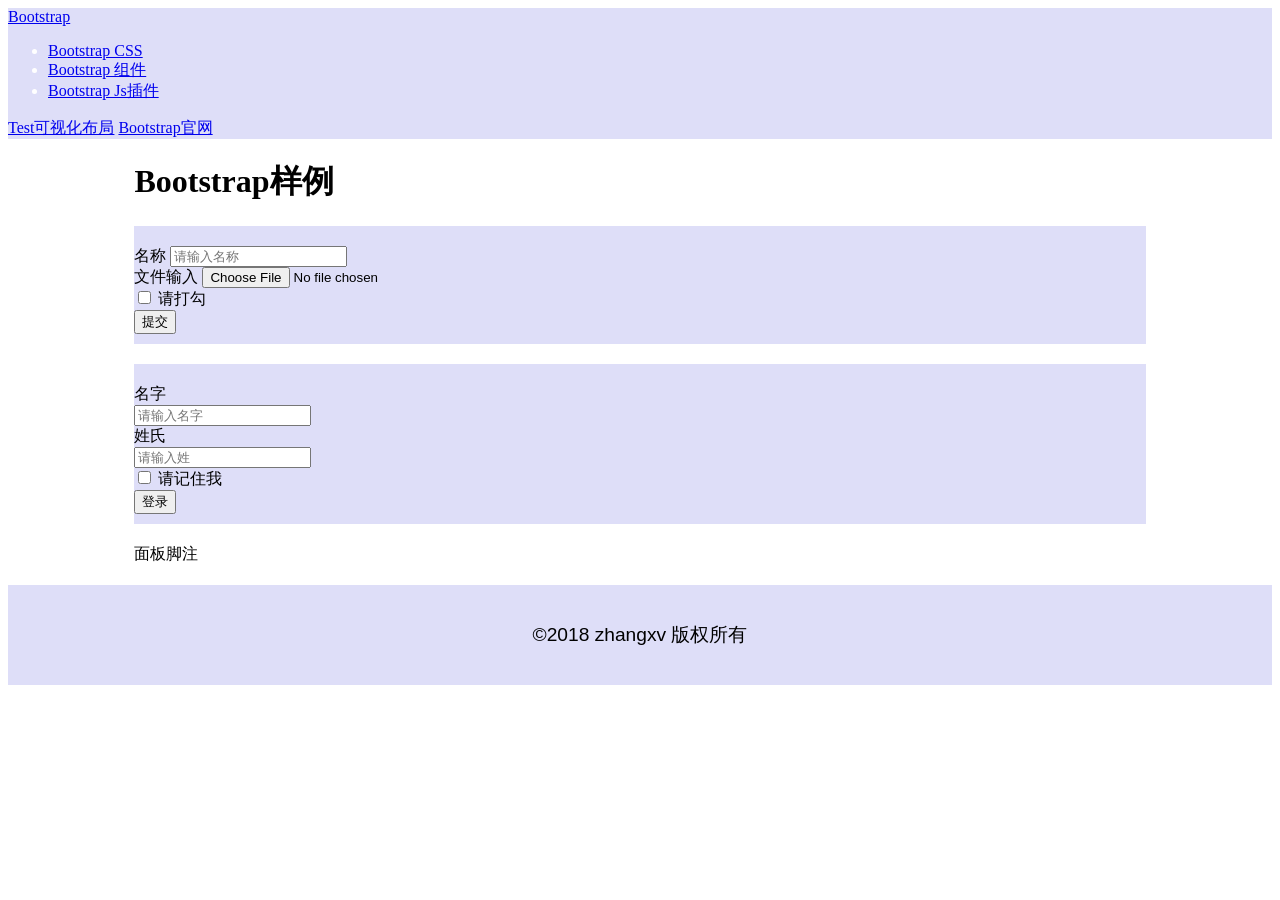
<file: html/index.html>
<!DOCTYPE html>
<html>

<head>
    <meta charset="utf-8">
    <title>Bootstrap 实例 - 代码</title>
    <link rel="stylesheet" href="http://cdn.static.runoob.com/libs/bootstrap/3.3.7/css/bootstrap.min.css">
    <link rel="stylesheet" href="../css/index.css">
    <script src="http://cdn.static.runoob.com/libs/jquery/2.1.1/jquery.min.js"></script>
    <script src="http://cdn.static.runoob.com/libs/bootstrap/3.3.7/js/bootstrap.min.js"></script>
    <!-- <script src="./js/index.js"></script> -->
</head>

<body>
    <div class="top-menu" id="top">
        <nav class="navbar navbar-default" role="navigation">
            <div class="container-fluid">
                <div class="navbar-header">
                    <a class="navbar-brand" href="#">Bootstrap</a>
                </div>
                <div>
                    <ul class="nav navbar-nav">
                        <li class="active" id="nav1" onclick="index_css">
                            <a href="#">Bootstrap CSS</a>
                        </li>
                        <li id="nav2" onclick="index_layout">
                            <a href="../html/index_layout.html">Bootstrap 组件</a>
                        </li>
                        <li id="nav3" onclick="index_js">
                            <a href="../html/index_js.html">Bootstrap Js插件</a>
                        </li>
                    </ul>
                    <div class="navbar-brand pull-right">
                        <a href="./html/test.html">Test可视化布局</a>
                        <a href="http://www.bootcss.com/" target="_blank">Bootstrap官网</a>
                    </div>
                </div>
            </div>
        </nav>
    </div>
    <div class="body">
        <!-- <div class="btn-group-vertical left-menu">
            <a class="btn btn-primary glyphicon glyphicon-arrow-up" href="#0 "></a>
            <a class="btn btn-primary" href="#1" role="button">1</a>
            <a class="btn btn-primary" href="#2" role="button">2</a>
            <a class="btn btn-primary" href="#3" role="button">3</a>
            <a class="btn btn-primary" href="#4" role="button">4</a>
            <a class="btn btn-primary" href="#5" role="button">5</a>
            <a class="btn btn-primary" href="#6" role="button">6</a>
            <a class="btn btn-primary" href="#7" role="button">7</a>
            <a class="btn btn-primary" href="#8" role="button">8</a>
            <a class="btn btn-primary" href="#9" role="button">9</a>
            <a class="btn btn-primary" href="#10" role="button">10</a>
            <a class="btn btn-primary" href="#11" role="button">11</a>
            <a class="btn btn-primary glyphicon glyphicon-arrow-down" href="#bottom"></a>
        </div> -->
        <div class="btn-group-vertical  goto-top-bottom">
            <a class="btn btn-primary btn-lg glyphicon glyphicon-arrow-up" href="#top"></a>
            <a class="btn btn-primary btn-lg glyphicon glyphicon-arrow-down" href="#bottom"></a>
        </div>
        <div class="panel panel-primary">

            <div class="panel-heading">
                <h1 class="panel-title">Bootstrap样例</h1>
            </div>

            <div class="panel-body">
                <div class="container" id="1">
                    <form class="form-inline" role="form">
                        <div class="form-group">
                            <label class="sr-only" for="name">名称</label>
                            <input type="text" class="form-control" id="name" placeholder="请输入名称">
                        </div>
                        <div class="form-group">
                            <label class="sr-only" for="inputfile">文件输入</label>
                            <input type="file" id="inputfile">
                        </div>
                        <div class="checkbox">
                            <label>
                                <input type="checkbox"> 请打勾
                            </label>
                        </div>
                        <button type="submit" class="btn btn-default">提交</button>
                    </form>
                </div>
                <div class="container" id="1">
                    <form class="form-horizontal" role="form">
                        <div class="form-group">
                            <label for="firstname" class="col-sm-2 control-label">名字</label>
                            <div class="col-sm-10">
                                <input type="text" class="form-control" id="firstname" placeholder="请输入名字">
                            </div>
                        </div>
                        <div class="form-group">
                            <label for="lastname" class="col-sm-2 control-label">姓氏</label>
                            <div class="col-sm-10">
                                <input type="text" class="form-control" id="lastname" placeholder="请输入姓">
                            </div>
                        </div>
                        <div class="form-group">
                            <div class="col-sm-offset-2 col-sm-10">
                                <div class="checkbox">
                                    <label>
                                        <input type="checkbox"> 请记住我
                                    </label>
                                </div>
                            </div>
                        </div>
                        <div class="form-group">
                            <div class="col-sm-offset-2 col-sm-10">
                                <button type="submit" class="btn btn-default">登录</button>
                            </div>
                        </div>
                    </form>
                </div>
            </div>

            <div class="panel-footer ">
                面板脚注
            </div>
        </div>
    </div>
    <footer class="footer" id="bottom">&copy;2018 zhangxv 版权所有</footer>
</body>

</html>
</file>
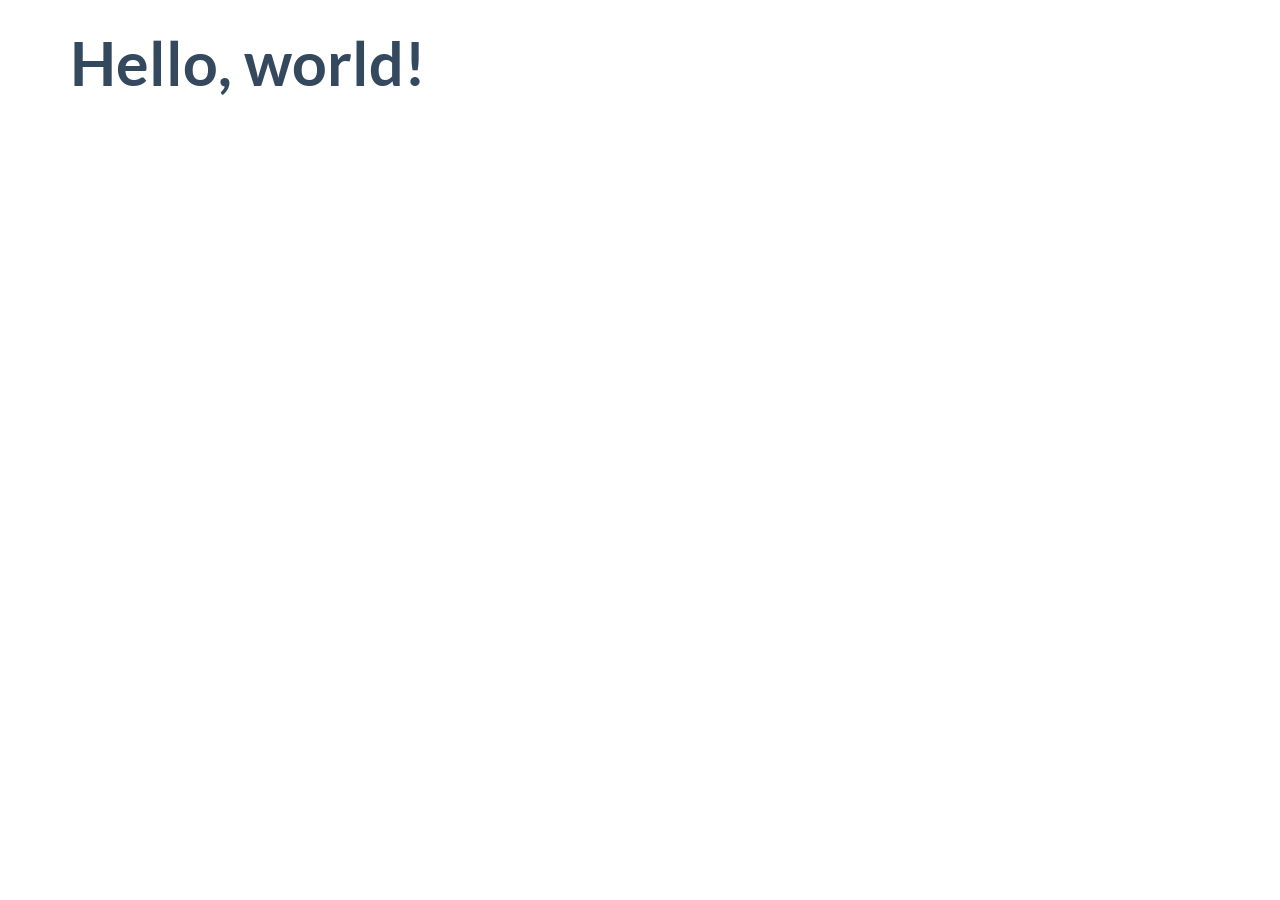
<file: Flat-UI-master/dist/index.html>
<!DOCTYPE html>
<html lang="en">
  <head>
    <meta charset="utf-8">
    <title>Flat UI Free 101 Template</title>
    <meta name="viewport" content="width=device-width, initial-scale=1.0">

    <!-- Loading Bootstrap -->
    <link href="../dist/css/vendor/bootstrap/css/bootstrap.min.css" rel="stylesheet">

    <!-- Loading Flat UI -->
    <link href="../dist/css/flat-ui.min.css" rel="stylesheet">

    <link rel="shortcut icon" href="img/favicon.ico">

    <!-- HTML5 shim, for IE6-8 support of HTML5 elements. All other JS at the end of file. -->
    <!--[if lt IE 9]>
      <script src="js/vendor/html5shiv.js"></script>
      <script src="js/vendor/respond.min.js"></script>
    <![endif]-->
  </head>
  <body>
    <div class="container">
        <h1>Hello, world!</h1>
    </div>
    <!-- /.container -->


    <!-- jQuery (necessary for Flat UI's JavaScript plugins) -->
    <script src="../dist/js/vendor/jquery.min.js"></script>
    <!-- Include all compiled plugins (below), or include individual files as needed -->
    <script src="../dist/js/vendor/video.js"></script>
    <script src="../dist/js/flat-ui.min.js"></script>

  </body>
</html>
</file>
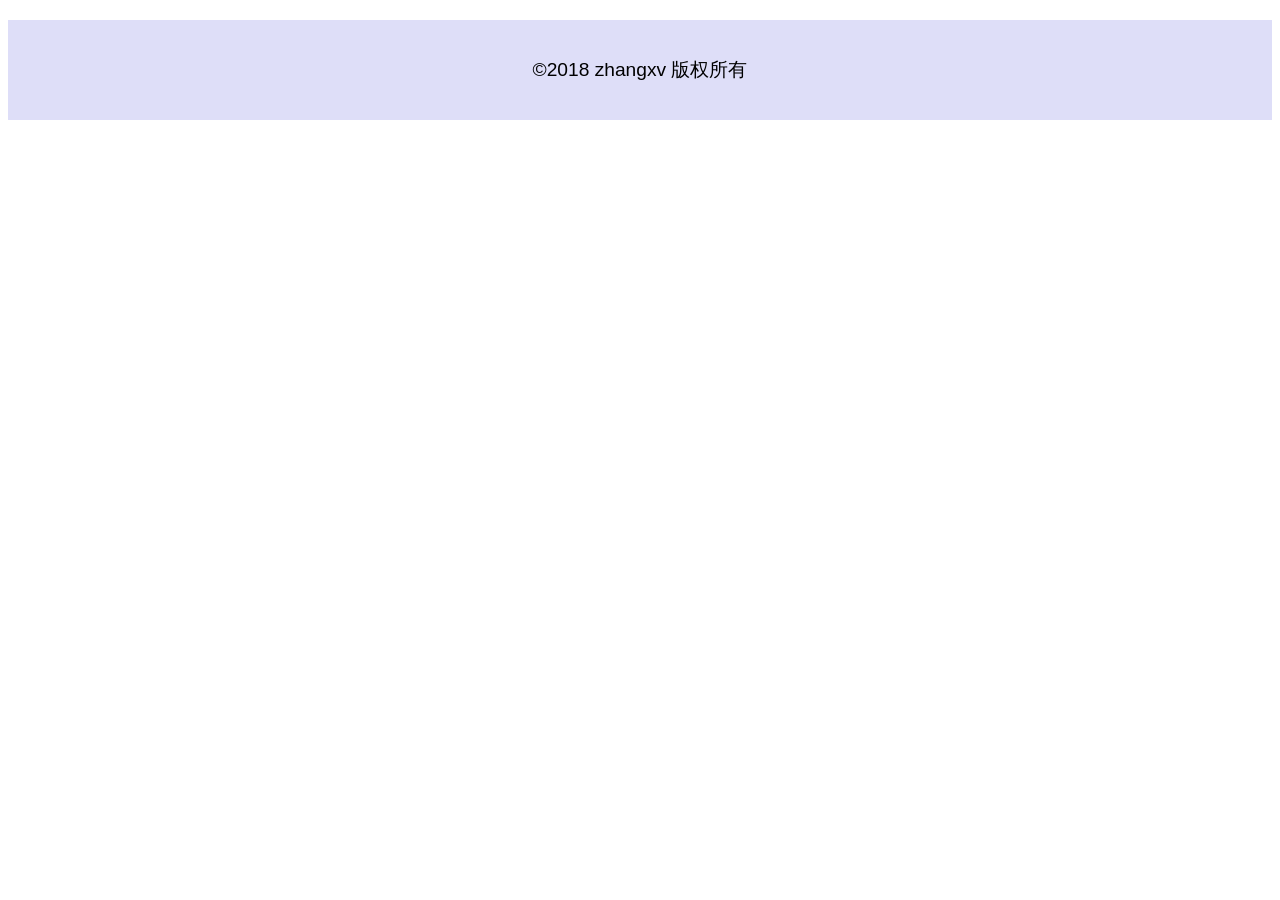
<file: html/bottom.html>
<!DOCTYPE html>
<html lang="en">

<head>
    <meta charset="UTF-8">
    <link rel="stylesheet" href="../css/index.css">
</head>

<body>
    <footer class="footer" id="bottom">&copy;2018 zhangxv 版权所有</footer>
</body>

</html>
</file>
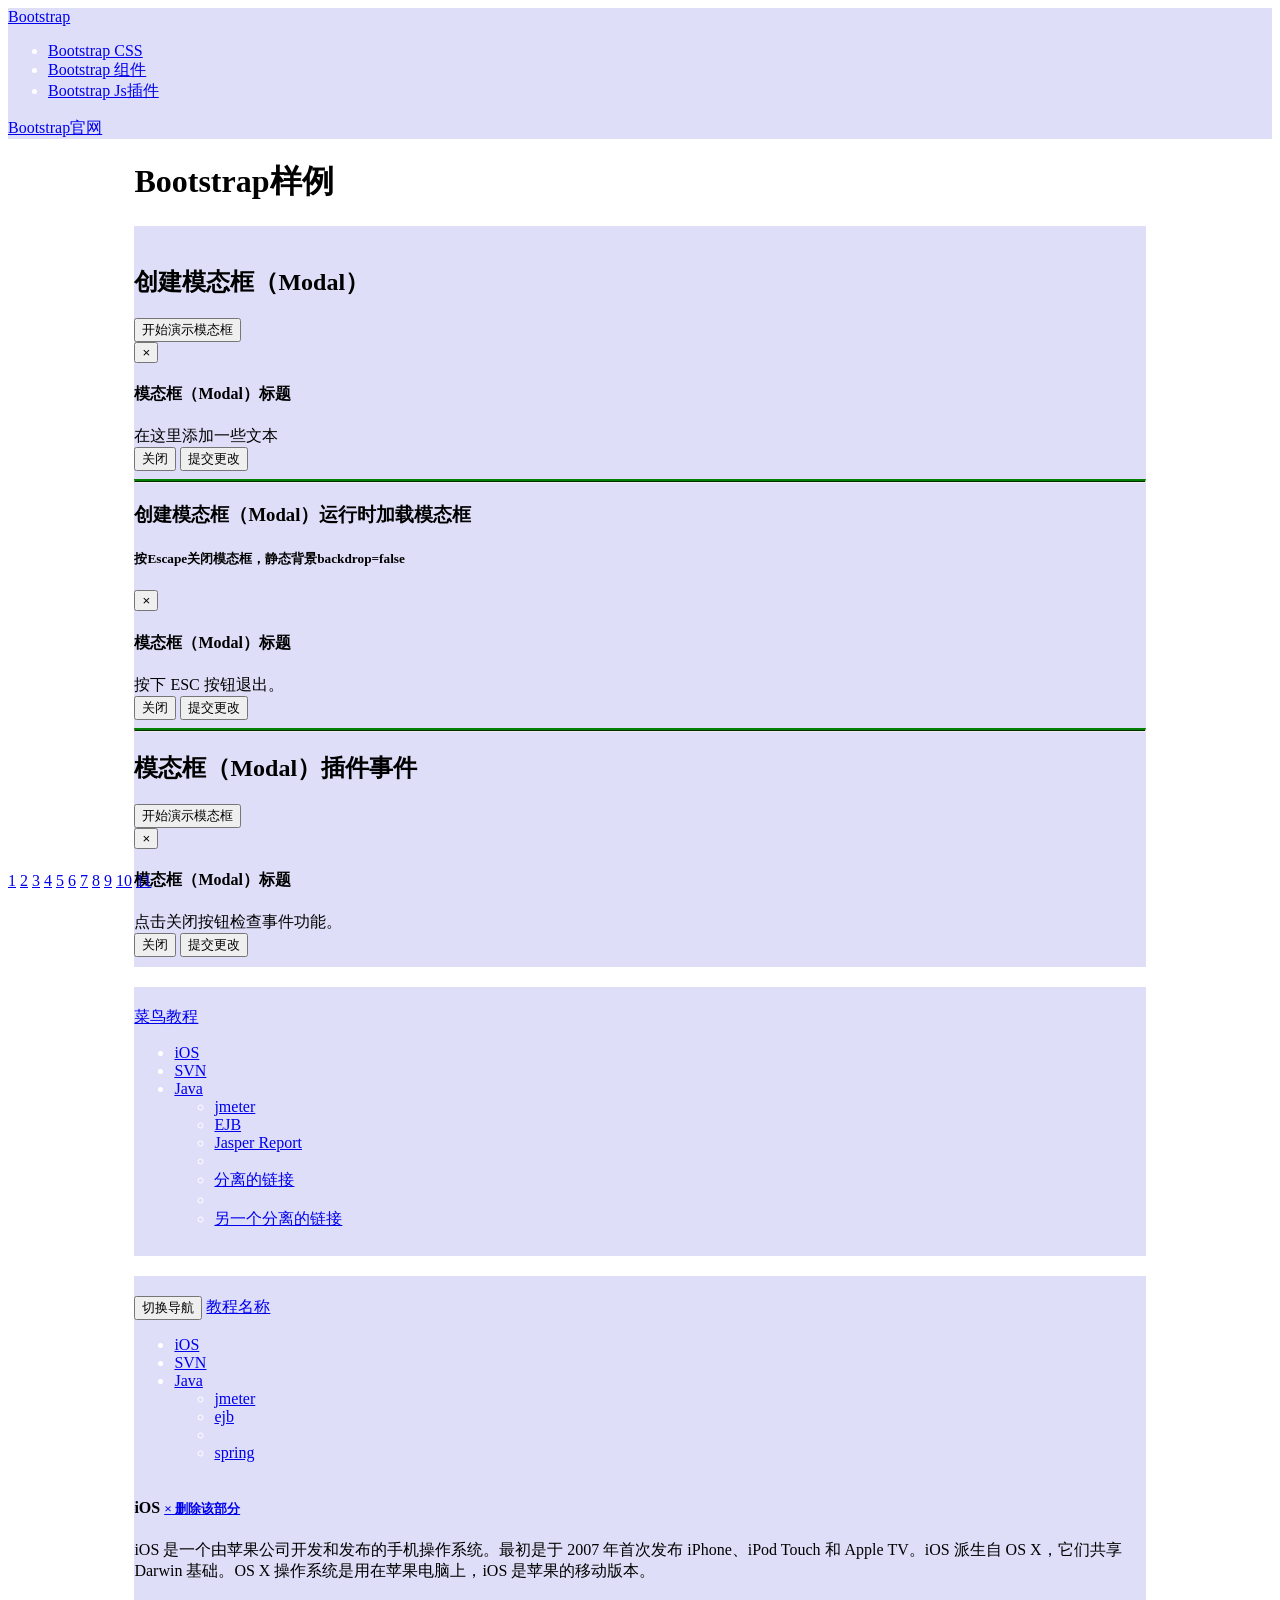
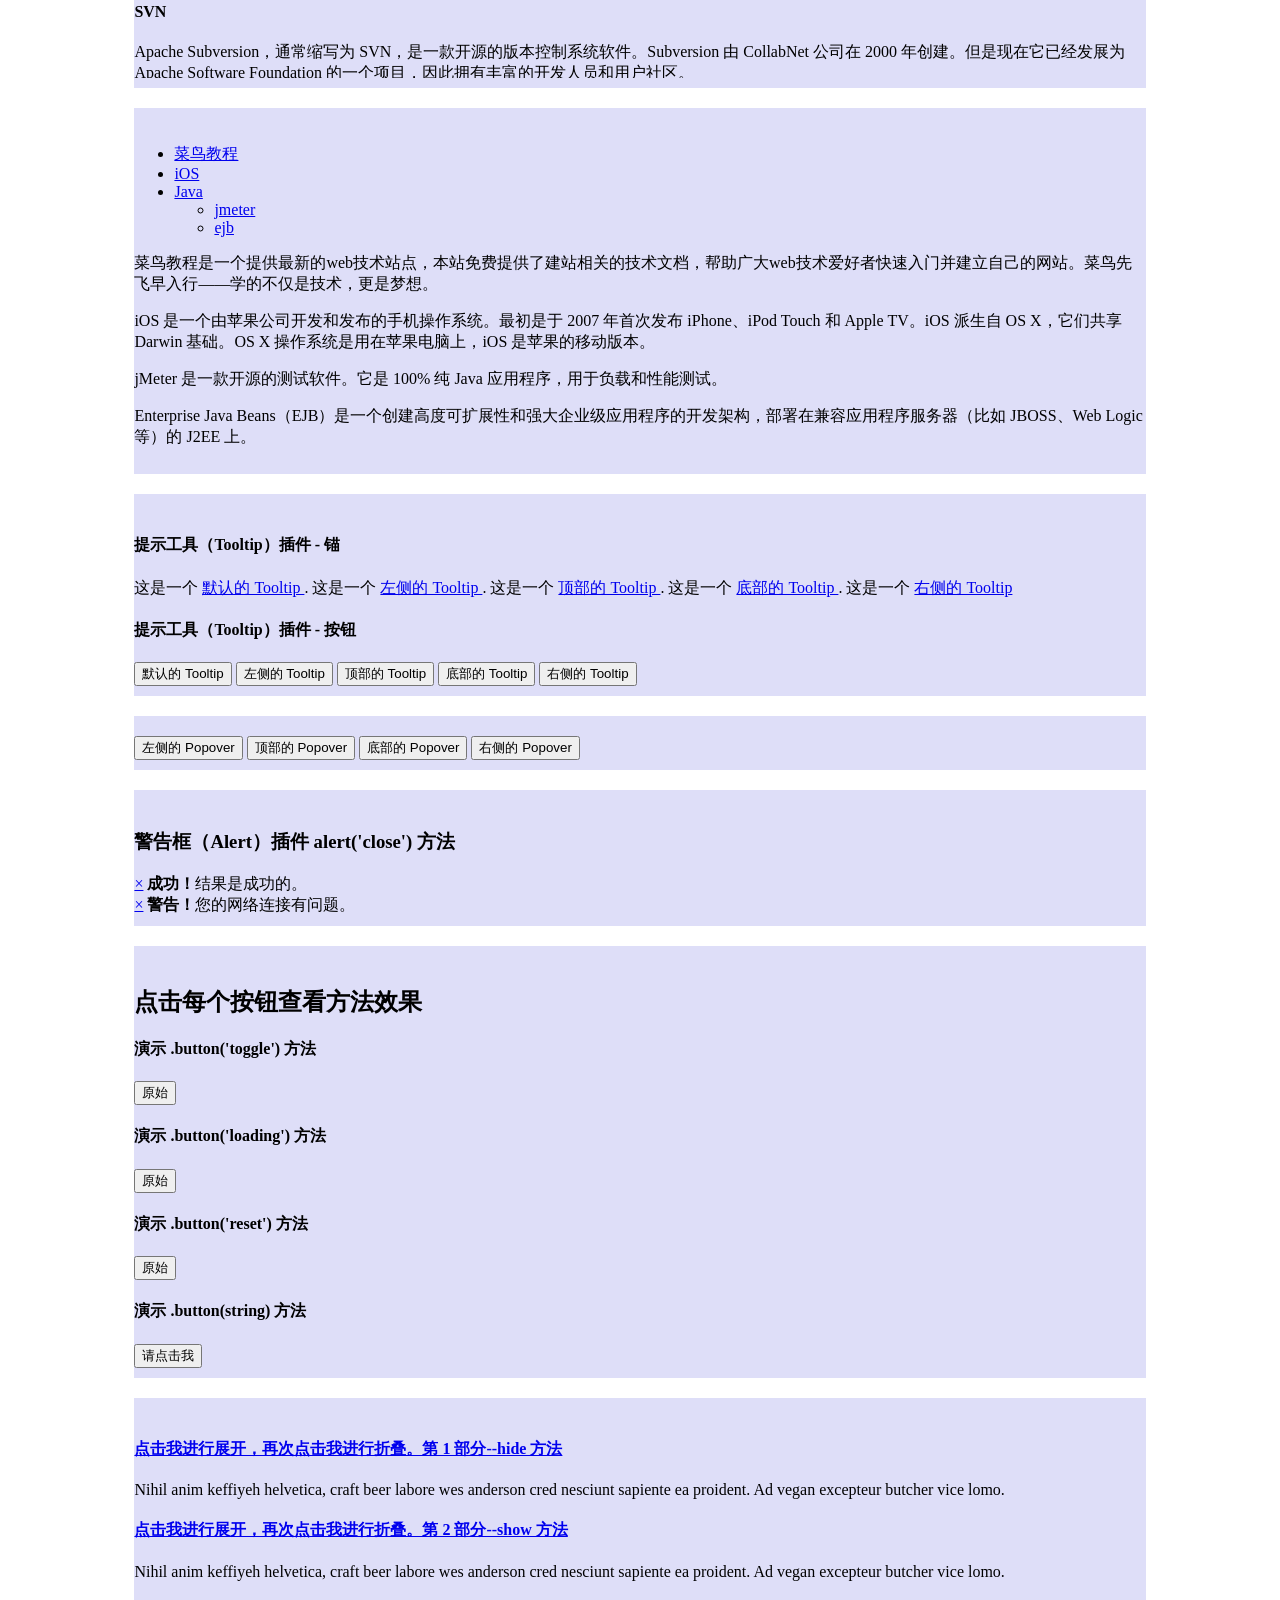
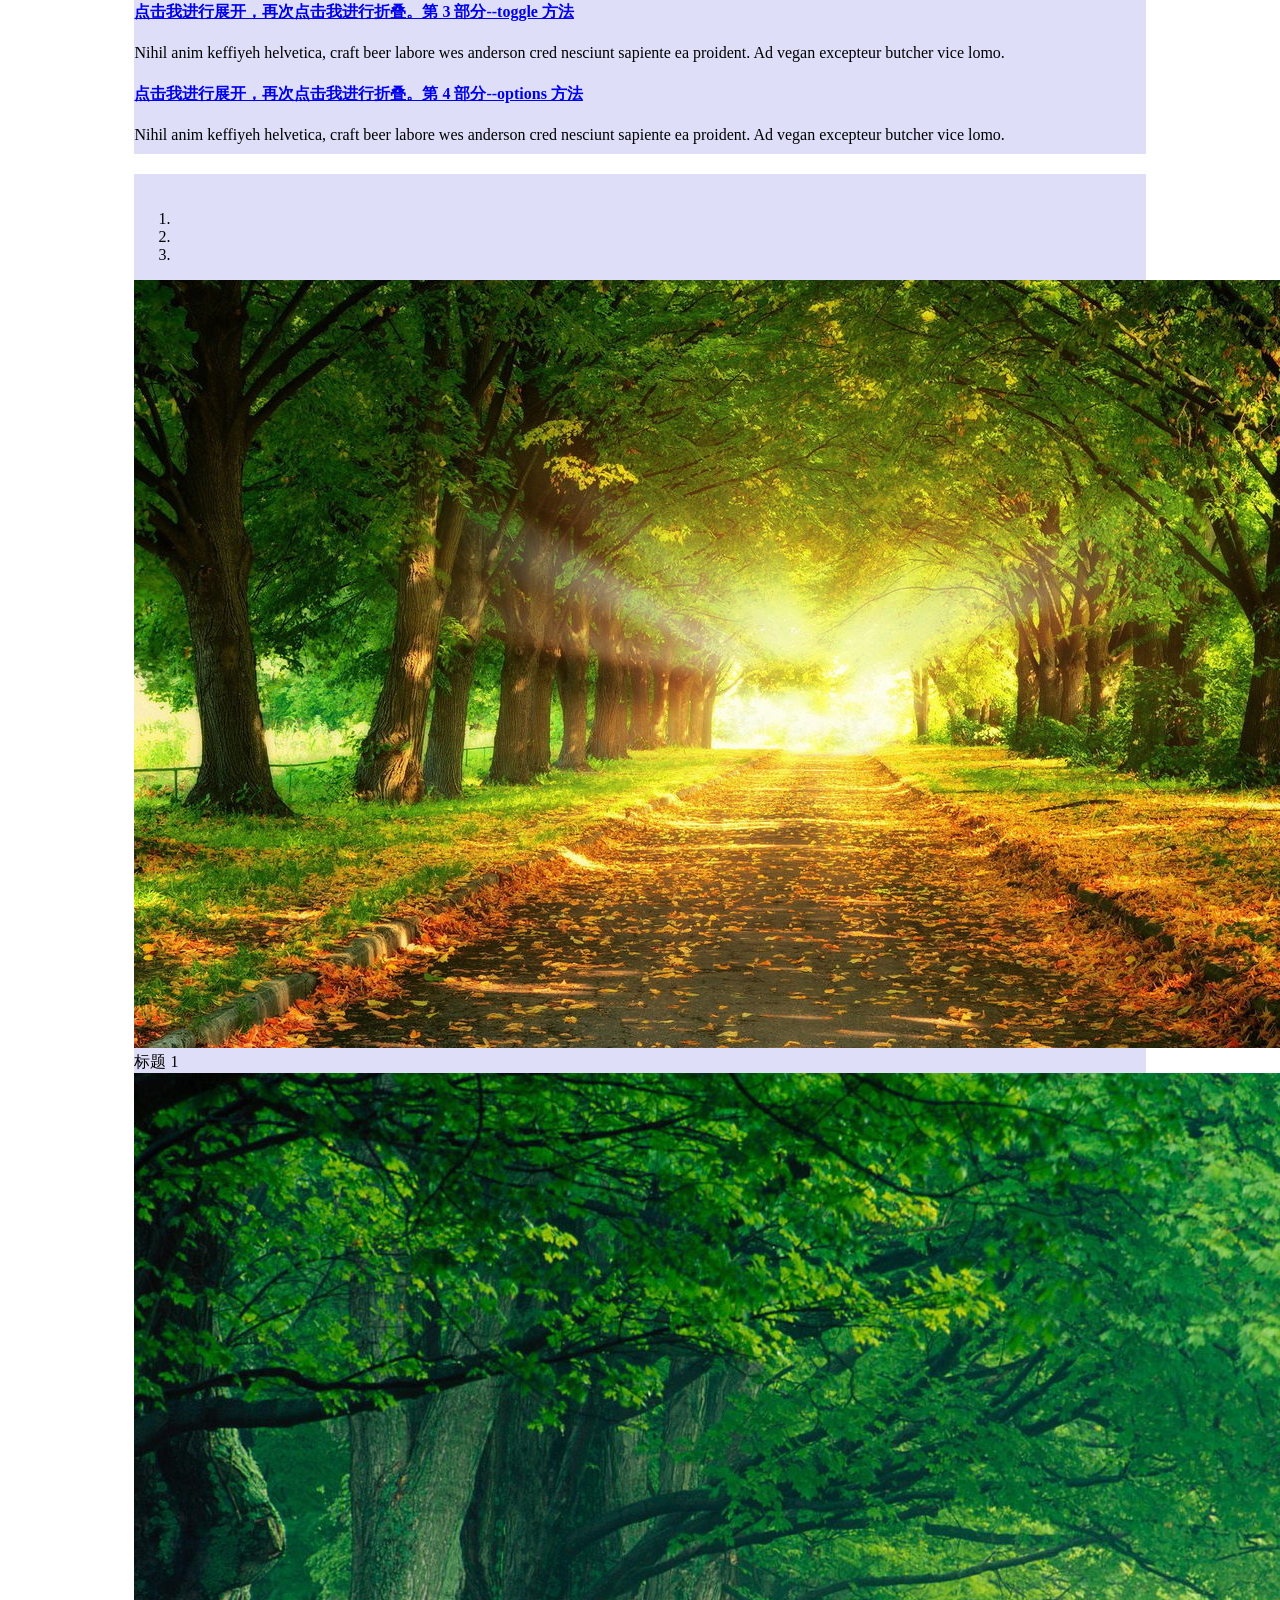
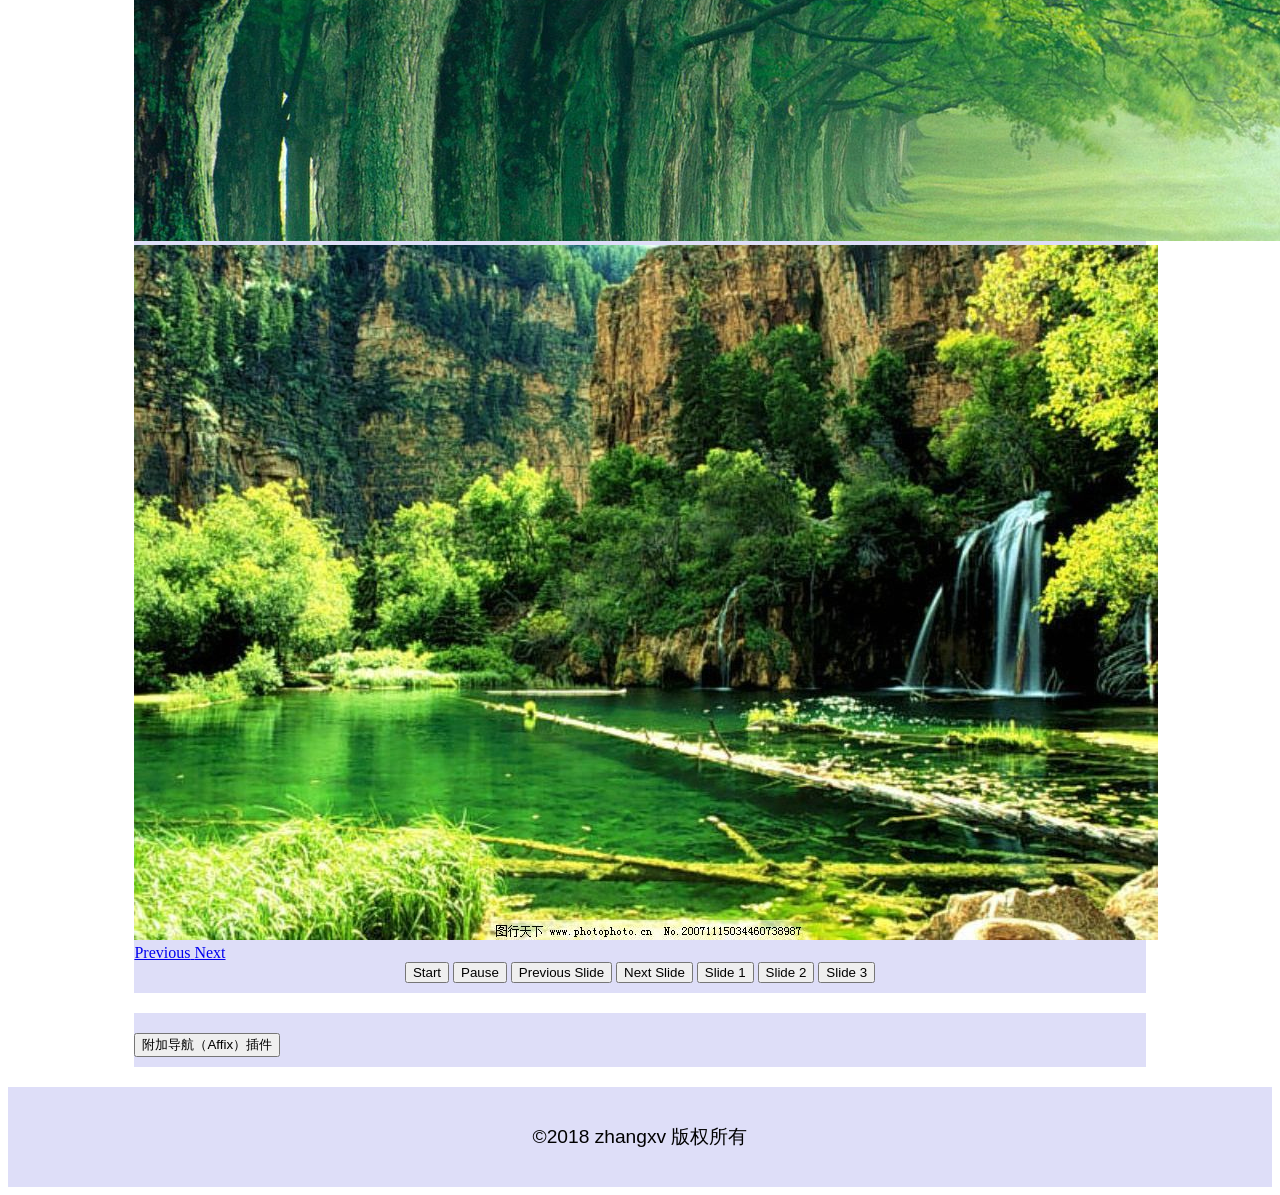
<file: html/index_js.html>
<!DOCTYPE html>
<html>

<head>
    <meta charset="utf-8">
    <title>Bootstrap 实例 - 代码</title>
    <link rel="stylesheet" href="http://cdn.static.runoob.com/libs/bootstrap/3.3.7/css/bootstrap.min.css">
    <link rel="stylesheet" href="../css/index.css">
    <script src="http://cdn.static.runoob.com/libs/jquery/2.1.1/jquery.min.js"></script>
    <script src="http://cdn.static.runoob.com/libs/bootstrap/3.3.7/js/bootstrap.min.js"></script>
    <script src="../js/index_js.js"></script>
</head>

<body>
    <div class="top-menu" id="top">
        <nav class="navbar navbar-default" role="navigation">
            <div class="container-fluid">
                <div class="navbar-header">
                    <a class="navbar-brand" href="#">Bootstrap</a>
                </div>
                <div>
                    <ul class="nav navbar-nav">
                        <li id="nav1" onclick="index_css">
                            <a href="../index.html">Bootstrap CSS</a>
                        </li>
                        <li id="nav2" onclick="index_layout">
                            <a href="index_layout.html">Bootstrap 组件</a>
                        </li>
                        <li class="active" id="nav3" onclick="index_js">
                            <a href="index_js.html">Bootstrap Js插件</a>
                        </li>
                    </ul>
                    <div class="navbar-brand pull-right">
                        <a href="http://www.bootcss.com/" target="_blank">Bootstrap官网</a>
                    </div>
                </div>
            </div>
        </nav>
    </div>
    <div class="body">
        <div class="btn-group-vertical left-menu">
            <a class="btn btn-primary glyphicon glyphicon-arrow-up" href="#0 "></a>
            <a class="btn btn-primary" href="#1" role="button">1</a>
            <a class="btn btn-primary" href="#2" role="button">2</a>
            <a class="btn btn-primary" href="#3" role="button">3</a>
            <a class="btn btn-primary" href="#4" role="button">4</a>
            <a class="btn btn-primary" href="#5" role="button">5</a>
            <a class="btn btn-primary" href="#6" role="button">6</a>
            <a class="btn btn-primary" href="#7" role="button">7</a>
            <a class="btn btn-primary" href="#8" role="button">8</a>
            <a class="btn btn-primary" href="#9" role="button">9</a>
            <a class="btn btn-primary" href="#10" role="button">10</a>
            <a class="btn btn-primary" href="#11" role="button">11</a>
            <a class="btn btn-primary glyphicon glyphicon-arrow-down" href="#bottom"></a>
        </div>

        <div class="btn-group-vertical  goto-top-bottom">
            <a class="btn btn-primary btn-lg glyphicon glyphicon-arrow-up" href="#top"></a>
            <a class="btn btn-primary btn-lg glyphicon glyphicon-arrow-down" href="#bottom"></a>
        </div>

        <div class="panel panel-primary">
            <div class="panel-heading">
                <h1 class="panel-title">Bootstrap样例</h1>
            </div>

            <div class="panel-body">
                <div class="container id=" 1>
                    <h2>创建模态框（Modal）</h2>
                    <!-- 按钮触发模态框 -->
                    <button class="btn btn-primary btn-lg" data-toggle="modal" data-target="#myModal">开始演示模态框</button>
                    <!-- 模态框（Modal） -->
                    <div class="modal fade" id="myModal" tabindex="-1" role="dialog" aria-labelledby="myModalLabel" aria-hidden="true">
                        <div class="modal-dialog">
                            <div class="modal-content">
                                <div class="modal-header">
                                    <button type="button" class="close" data-dismiss="modal" aria-hidden="true">&times;</button>
                                    <h4 class="modal-title" id="myModalLabel">模态框（Modal）标题</h4>
                                </div>
                                <div class="modal-body">在这里添加一些文本</div>
                                <div class="modal-footer">
                                    <button type="button" class="btn btn-default" data-dismiss="modal">关闭</button>
                                    <button type="button" class="btn btn-primary">提交更改</button>
                                </div>
                            </div>
                            <!-- /.modal-content -->
                        </div>
                        <!-- /.modal -->
                    </div>

                    <hr class="inner" />
                    <h3>创建模态框（Modal）运行时加载模态框</h3>
                    <h5>按Escape关闭模态框，静态背景backdrop=false</h5>
                    <!-- 模态框（Modal） -->
                    <div class="modal fade" id="myModal2" tabindex="-1" role="dialog" aria-labelledby="myModalLabel" aria-hidden="true">
                        <div class="modal-dialog">
                            <div class="modal-content">
                                <div class="modal-header">
                                    <button type="button" class="close" data-dismiss="modal" aria-hidden="true">×</button>
                                    <h4 class="modal-title" id="myModalLabel">模态框（Modal）标题</h4>
                                </div>
                                <div class="modal-body">按下 ESC 按钮退出。</div>
                                <div class="modal-footer">
                                    <button type="button" class="btn btn-default" data-dismiss="modal">关闭</button>
                                    <button type="button" class="btn btn-primary">提交更改</button>
                                </div>
                            </div>
                            <!-- /.modal-content -->
                        </div>
                        <!-- /.modal-dialog -->
                    </div>
                    <!-- /.modal -->
                    <!-- <script>
                        $(function () {
                            $('#myModal2').modal({
                                backdrop: false,
                                keyboard: true
                            })
                        });
                    </script> -->

                    <hr class="inner" />
                    <!-- 模态框（Modal） -->
                    <h2>模态框（Modal）插件事件</h2>
                    <!-- 按钮触发模态框 -->
                    <button class="btn btn-primary btn-lg" data-toggle="modal" data-target="#myModal3">开始演示模态框</button>
                    <!-- 模态框（Modal） -->
                    <div class="modal fade" id="myModal3" tabindex="-1" role="dialog" aria-labelledby="myModalLabel" aria-hidden="true">
                        <div class="modal-dialog">
                            <div class="modal-content">
                                <div class="modal-header">
                                    <button type="button" class="close" data-dismiss="modal" aria-hidden="true">×</button>
                                    <h4 class="modal-title" id="myModalLabel">模态框（Modal）标题</h4>
                                </div>
                                <div class="modal-body">点击关闭按钮检查事件功能。</div>
                                <div class="modal-footer">
                                    <button type="button" class="btn btn-default" data-dismiss="modal">关闭</button>
                                    <button type="button" class="btn btn-primary">提交更改</button>
                                </div>
                            </div>
                            <!-- /.modal-content -->
                        </div>
                        <!-- /.modal-dialog -->
                    </div>
                    <!-- /.modal -->
                    <script>
                        $(function () {
                            $('#myModal3').modal('hide')
                        });
                    </script>
                    <script>
                        $(function () {
                            $('#myModal3').on('hide.bs.modal',
                                function () {
                                    alert('嘿，我听说您喜欢模态框...');
                                })
                        });
                    </script>
                </div>
                <div class="container" id="2">
                    <nav class="navbar navbar-default" role="navigation">
                        <div class="container-fluid">
                            <div class="navbar-header">
                                <a class="navbar-brand" href="#">菜鸟教程</a>
                            </div>
                            <div id="myexample">
                                <ul class="nav navbar-nav">
                                    <li class="active">
                                        <a href="#">iOS</a>
                                    </li>
                                    <li>
                                        <a href="#">SVN</a>
                                    </li>
                                    <li class="dropdown">
                                        <a href="#" class="dropdown-toggle" data-toggle="dropdown">Java
                                            <b class="caret"></b>
                                        </a>
                                        <ul class="dropdown-menu">
                                            <li>
                                                <a id="action-1" href="#">jmeter</a>
                                            </li>
                                            <li>
                                                <a href="#">EJB</a>
                                            </li>
                                            <li>
                                                <a href="#">Jasper Report</a>
                                            </li>
                                            <li class="divider"></li>
                                            <li>
                                                <a href="#">分离的链接</a>
                                            </li>
                                            <li class="divider"></li>
                                            <li>
                                                <a href="#">另一个分离的链接</a>
                                            </li>
                                        </ul>
                                    </li>
                                </ul>
                            </div>
                        </div>
                    </nav>
                    <!-- <script>
                        $(function () {
                            $(".dropdown-toggle").dropdown('toggle');
                        });
                    </script> -->
                </div>
                <div class="container" id="3">
                    <nav id="navbar-example" class="navbar navbar-default navbar-static" role="navigation">
                        <div class="container-fluid">
                            <div class="navbar-header">
                                <button class="navbar-toggle" type="button" data-toggle="collapse" data-target=".bs-js-navbar-scrollspy">
                                    <span class="sr-only">切换导航</span>
                                    <span class="icon-bar"></span>
                                    <span class="icon-bar"></span>
                                    <span class="icon-bar"></span>
                                </button>
                                <a class="navbar-brand" href="#">教程名称</a>
                            </div>
                            <div class="collapse navbar-collapse bs-js-navbar-scrollspy">
                                <ul class="nav navbar-nav">
                                    <li>
                                        <a href="#ios">iOS</a>
                                    </li>
                                    <li>
                                        <a href="#svn">SVN</a>
                                    </li>
                                    <li class="dropdown">
                                        <a href="#" id="navbarDrop1" class="dropdown-toggle" data-toggle="dropdown">Java
                                            <b class="caret"></b>
                                        </a>
                                        <ul class="dropdown-menu" role="menu" aria-labelledby="navbarDrop1">
                                            <li>
                                                <a href="#jmeter" tabindex="-1">jmeter</a>
                                            </li>
                                            <li>
                                                <a href="#ejb" tabindex="-1">ejb</a>
                                            </li>
                                            <li class="divider"></li>
                                            <li>
                                                <a href="#spring" tabindex="-1">spring</a>
                                            </li>
                                        </ul>
                                    </li>
                                </ul>
                            </div>
                        </div>
                    </nav>
                    <div data-spy="scroll" data-target="#myScrollspy" data-offset="0" style="height:200px;overflow:auto; position: relative;">
                        <div class="section">
                            <h4 id="ios">iOS
                                <small>
                                    <a href="#" onclick="removeSection(this);">
                                        &times; 删除该部分</a>
                                </small>
                            </h4>
                            <p>iOS 是一个由苹果公司开发和发布的手机操作系统。最初是于 2007 年首次发布 iPhone、iPod Touch 和 Apple TV。iOS 派生自 OS X，它们共享 Darwin
                                基础。OS X 操作系统是用在苹果电脑上，iOS 是苹果的移动版本。</p>
                        </div>
                        <div class="section">
                            <h4 id="svn">SVN
                                <small></small>
                            </h4>
                            <p>Apache Subversion，通常缩写为 SVN，是一款开源的版本控制系统软件。Subversion 由 CollabNet 公司在 2000 年创建。但是现在它已经发展为 Apache
                                Software Foundation 的一个项目，因此拥有丰富的开发人员和用户社区。</p>
                        </div>
                        <div class="section">
                            <h4 id="jmeter">jMeter
                                <small>
                                    <a href="#" onclick="removeSection(this);">
                                        &times; 删除该部分</a>
                                </small>
                            </h4>
                            <p>jMeter 是一款开源的测试软件。它是 100% 纯 Java 应用程序，用于负载和性能测试。</p>
                        </div>
                        <div class="section">
                            <h4 id="ejb">EJB</h4>
                            <p>Enterprise Java Beans（EJB）是一个创建高度可扩展性和强大企业级应用程序的开发架构，部署在兼容应用程序服务器（比如 JBOSS、Web Logic 等）的 J2EE
                                上。
                            </p>
                        </div>
                        <div class="section">
                            <h4 id="spring">Spring</h4>
                            <p>Spring 框架是一个开源的 Java 平台，为快速开发功能强大的 Java 应用程序提供了完备的基础设施支持。</p>
                            <p>Spring 框架最初是由 Rod Johnson 编写的，在 2003 年 6 月首次发布于 Apache 2.0 许可证下。</p>
                        </div>
                    </div>
                    <script>
                        $(function () {
                            removeSection = function (e) {
                                $(e).parents(".section").remove();
                                $('[data-spy="scroll"]').each(function () {
                                    var $spy = $(this).scrollspy('refresh')
                                });
                            }
                            $("#myScrollspy").scrollspy();
                        });
                    </script>
                </div>
                <div class="container" id="4">
                    <ul id="myTab" class="nav nav-tabs">
                        <li class="active">
                            <a href="#home" data-toggle="tab">
                                菜鸟教程
                            </a>
                        </li>
                        <li>
                            <a href="#ios" data-toggle="tab">iOS</a>
                        </li>
                        <li class="dropdown">
                            <a href="#" id="myTabDrop1" class="dropdown-toggle" data-toggle="dropdown">Java
                                <b class="caret"></b>
                            </a>
                            <ul class="dropdown-menu" role="menu" aria-labelledby="myTabDrop1">
                                <li>
                                    <a href="#jmeter" tabindex="-1" data-toggle="tab">jmeter</a>
                                </li>
                                <li>
                                    <a href="#ejb" tabindex="-1" data-toggle="tab">ejb</a>
                                </li>
                            </ul>
                        </li>
                    </ul>
                    <div id="myTabContent" class="tab-content">
                        <div class="tab-pane fade in active" id="home">
                            <p>菜鸟教程是一个提供最新的web技术站点，本站免费提供了建站相关的技术文档，帮助广大web技术爱好者快速入门并建立自己的网站。菜鸟先飞早入行——学的不仅是技术，更是梦想。</p>
                        </div>
                        <div class="tab-pane fade" id="ios">
                            <p>iOS 是一个由苹果公司开发和发布的手机操作系统。最初是于 2007 年首次发布 iPhone、iPod Touch 和 Apple TV。iOS 派生自 OS X，它们共享 Darwin
                                基础。OS X 操作系统是用在苹果电脑上，iOS 是苹果的移动版本。</p>
                        </div>
                        <div class="tab-pane fade" id="jmeter">
                            <p>jMeter 是一款开源的测试软件。它是 100% 纯 Java 应用程序，用于负载和性能测试。</p>
                        </div>
                        <div class="tab-pane fade" id="ejb">
                            <p>Enterprise Java Beans（EJB）是一个创建高度可扩展性和强大企业级应用程序的开发架构，部署在兼容应用程序服务器（比如 JBOSS、Web Logic 等）的 J2EE
                                上。
                            </p>
                        </div>
                    </div>
                </div>
                <div class="container" id="5">
                    <h4>提示工具（Tooltip）插件 - 锚</h4>
                    这是一个
                    <a href="#" class="tooltip-test" data-toggle="tooltip" title="默认的 Tooltip">
                        默认的 Tooltip
                    </a>. 这是一个
                    <a href="#" class="tooltip-test" data-toggle="tooltip" data-placement="left" title="左侧的 Tooltip">
                        左侧的 Tooltip
                    </a>. 这是一个
                    <a href="#" data-toggle="tooltip" data-placement="top" title="顶部的 Tooltip">
                        顶部的 Tooltip
                    </a>. 这是一个
                    <a href="#" data-toggle="tooltip" data-placement="bottom" title="底部的 Tooltip">
                        底部的 Tooltip
                    </a>. 这是一个
                    <a href="#" data-toggle="tooltip" data-placement="right" title="右侧的 Tooltip">
                        右侧的 Tooltip
                    </a>

                    <br>

                    <h4>提示工具（Tooltip）插件 - 按钮</h4>
                    <button type="button" class="btn btn-default" data-toggle="tooltip" title="默认的 Tooltip">
                        默认的 Tooltip
                    </button>
                    <button type="button" class="btn btn-default" data-toggle="tooltip" data-placement="left" title="左侧的 Tooltip">
                        左侧的 Tooltip
                    </button>
                    <button type="button" class="btn btn-default" data-toggle="tooltip" data-placement="top" title="顶部的 Tooltip">
                        顶部的 Tooltip
                    </button>
                    <button type="button" class="btn btn-default" data-toggle="tooltip" data-placement="bottom" title="底部的 Tooltip">
                        底部的 Tooltip
                    </button>
                    <button type="button" class="btn btn-default" data-toggle="tooltip" data-placement="right" title="右侧的 Tooltip">
                        右侧的 Tooltip
                    </button>
                    <script>
                        $(function () {
                            $("[data-toggle='tooltip']").tooltip();
                        });
                    </script>
                </div>
                <div class="container" id="6">
                    <button type="button" class="btn btn-default" title="Popover title" data-container="body" data-toggle="popover" data-placement="left"
                        data-content="左侧的 Popover 中的一些内容">
                        左侧的 Popover
                    </button>
                    <button type="button" class="btn btn-primary" title="Popover title" data-container="body" data-toggle="popover" data-placement="top"
                        data-content="顶部的 Popover 中的一些内容">
                        顶部的 Popover
                    </button>
                    <button type="button" class="btn btn-success" title="Popover title" data-container="body" data-toggle="popover" data-placement="bottom"
                        data-content="底部的 Popover 中的一些内容">
                        底部的 Popover
                    </button>
                    <button type="button" class="btn btn-warning" title="Popover title" data-container="body" data-toggle="popover" data-placement="right"
                        data-content="右侧的 Popover 中的一些内容">
                        右侧的 Popover
                    </button>
                    <script>
                        $(function () {
                            $("[data-toggle='popover']").popover();
                        });
                    </script>
                </div>
                <div class="container" id="7">
                    <h3>警告框（Alert）插件 alert('close') 方法</h3>
                    <div id="myAlert" class="alert alert-success">
                        <a href="#" class="close" data-dismiss="alert">&times;</a>
                        <strong>成功！</strong>结果是成功的。
                    </div>
                    <div id="myAlert" class="alert alert-warning">
                        <a href="#" class="close" data-dismiss="alert">&times;</a>
                        <strong>警告！</strong>您的网络连接有问题。
                    </div>
                    <script type="text/javascript">
                        $(function () {
                            $(".close").click(function () {
                                $(".alert").alert('close');
                            });
                        });
                    </script>
                </div>
                <div class="container" id="8">
                    <h2>点击每个按钮查看方法效果</h2>
                    <h4>演示 .button('toggle') 方法</h4>
                    <div id="myButtons1" class="bs-example">
                        <button type="button" class="btn btn-primary">原始</button>
                    </div>

                    <h4>演示 .button('loading') 方法</h4>
                    <div id="myButtons2" class="bs-example">
                        <button type="button" class="btn btn-primary" data-loading-text="Loading...">原始
                        </button>
                    </div>

                    <h4>演示 .button('reset') 方法</h4>
                    <div id="myButtons3" class="bs-example">
                        <button type="button" class="btn btn-primary" data-loading-text="Loading...">原始
                        </button>
                    </div>

                    <h4>演示 .button(string) 方法</h4>
                    <button type="button" class="btn btn-primary" id="myButton4" data-complete-text="Loading finished">请点击我
                    </button>
                    <script>
                        $(function () {
                            $("#myButtons1 .btn").click(function () {
                                $(this).button('toggle');
                            });
                        });
                        $(function () {
                            $("#myButtons2 .btn").click(function () {
                                $(this).button('loading').delay(1000).queue(function () {});
                            });
                        });
                        $(function () {
                            $("#myButtons3 .btn").click(function () {
                                $(this).button('loading').delay(1000).queue(function () {
                                    $(this).button('reset');
                                });
                            });
                        });
                        $(function () {
                            $("#myButton4").click(function () {
                                $(this).button('loading').delay(1000).queue(function () {
                                    $(this).button('complete');
                                });
                            });
                        });
                    </script>
                </div>
                <div class="container" id="9">
                    <div class="panel-group" id="accordion">
                        <div class="panel panel-default">
                            <div class="panel-heading">
                                <h4 class="panel-title">
                                    <a data-toggle="collapse" data-parent="#accordion" href="#collapseOne">
                                        点击我进行展开，再次点击我进行折叠。第 1 部分--hide 方法
                                    </a>
                                </h4>
                            </div>
                            <div id="collapseOne" class="panel-collapse collapse in">
                                <div class="panel-body">
                                    Nihil anim keffiyeh helvetica, craft beer labore wes anderson cred nesciunt sapiente ea proident. Ad vegan excepteur butcher
                                    vice lomo.
                                </div>
                            </div>
                        </div>
                        <div class="panel panel-success">
                            <div class="panel-heading">
                                <h4 class="panel-title">
                                    <a data-toggle="collapse" data-parent="#accordion" href="#collapseTwo">
                                        点击我进行展开，再次点击我进行折叠。第 2 部分--show 方法
                                    </a>
                                </h4>
                            </div>
                            <div id="collapseTwo" class="panel-collapse collapse">
                                <div class="panel-body">
                                    Nihil anim keffiyeh helvetica, craft beer labore wes anderson cred nesciunt sapiente ea proident. Ad vegan excepteur butcher
                                    vice lomo.
                                </div>
                            </div>
                        </div>
                        <div class="panel panel-info">
                            <div class="panel-heading">
                                <h4 class="panel-title">
                                    <a data-toggle="collapse" data-parent="#accordion" href="#collapseThree">
                                        点击我进行展开，再次点击我进行折叠。第 3 部分--toggle 方法
                                    </a>
                                </h4>
                            </div>
                            <div id="collapseThree" class="panel-collapse collapse">
                                <div class="panel-body">
                                    Nihil anim keffiyeh helvetica, craft beer labore wes anderson cred nesciunt sapiente ea proident. Ad vegan excepteur butcher
                                    vice lomo.
                                </div>
                            </div>
                        </div>
                        <div class="panel panel-warning">
                            <div class="panel-heading">
                                <h4 class="panel-title">
                                    <a data-toggle="collapse" data-parent="#accordion" href="#collapseFour">
                                        点击我进行展开，再次点击我进行折叠。第 4 部分--options 方法
                                    </a>
                                </h4>
                            </div>
                            <div id="collapseFour" class="panel-collapse collapse">
                                <div class="panel-body">
                                    Nihil anim keffiyeh helvetica, craft beer labore wes anderson cred nesciunt sapiente ea proident. Ad vegan excepteur butcher
                                    vice lomo.
                                </div>
                            </div>
                        </div>
                    </div>
                    <script>
                        $(function () {
                            $('#collapseFour').collapse({
                                toggle: false
                            })
                        });
                        $(function () {
                            $('#collapseTwo').collapse('show')
                        });
                        $(function () {
                            $('#collapseThree').collapse('toggle')
                        });
                        $(function () {
                            $('#collapseOne').collapse('hide')
                        });
                    </script>
                </div>
                <div class="container" id="10">
                    <div id="myCarousel" class="carousel slide">
                        <!-- 轮播（Carousel）指标 -->
                        <ol class="carousel-indicators">
                            <li data-target="#myCarousel" data-slide-to="0" class="active"></li>
                            <li data-target="#myCarousel" data-slide-to="1"></li>
                            <li data-target="#myCarousel" data-slide-to="2"></li>
                        </ol>

                        <!-- 轮播（Carousel）项目 -->
                        <div class="carousel-inner">
                            <div class="item active">
                                <img src="../images/e.jpg" alt="First slide">
                                <div class="carousel-caption">标题 1</div>
                            </div>
                            <div class="item">
                                <img src="../images/l.jpg" alt="Second slide">
                            </div>
                            <div class="item">
                                <img src="../images/绿.jpg" alt="Third slide">
                            </div>
                        </div>
                        <!-- 轮播（Carousel）导航 -->
                        <a class="left carousel-control" href="#myCarousel" role="button" data-slide="prev">
                            <span class="glyphicon glyphicon-chevron-left" aria-hidden="true"></span>
                            <span class="sr-only">Previous</span>
                        </a>
                        <a class="right carousel-control" href="#myCarousel" role="button" data-slide="next">
                            <span class="glyphicon glyphicon-chevron-right" aria-hidden="true"></span>
                            <span class="sr-only">Next</span>
                        </a>
                    </div>

                    <!-- 控制按钮 -->

                    <div style="text-align:center;">
                        <input type="button" class="btn start-slide" value="Start">
                        <input type="button" class="btn pause-slide" value="Pause">
                        <input type="button" class="btn prev-slide" value="Previous Slide">
                        <input type="button" class="btn next-slide" value="Next Slide">
                        <input type="button" class="btn slide-one" value="Slide 1">
                        <input type="button" class="btn slide-two" value="Slide 2">
                        <input type="button" class="btn slide-three" value="Slide 3">
                    </div>
                    <script>
                        $(function () {
                            // 初始化轮播
                            $(".start-slide").click(function () {
                                $("#myCarousel").carousel('cycle');
                            });
                            // 停止轮播
                            $(".pause-slide").click(function () {
                                $("#myCarousel").carousel('pause');
                            });
                            // 循环轮播到上一个项目
                            $(".prev-slide").click(function () {
                                $("#myCarousel").carousel('prev');
                            });
                            // 循环轮播到下一个项目
                            $(".next-slide").click(function () {
                                $("#myCarousel").carousel('next');
                            });
                            // 循环轮播到某个特定的帧 
                            $(".slide-one").click(function () {
                                $("#myCarousel").carousel(0);
                            });
                            $(".slide-two").click(function () {
                                $("#myCarousel").carousel(1);
                            });
                            $(".slide-three").click(function () {
                                $("#myCarousel").carousel(2);
                            });
                        });
                    </script>
                </div>
                <div class="container" id="11">
                    <a href="affix.html"><button class="btn btn-primary btn-lg">附加导航（Affix）插件</button></a>
                </div>
            </div>

        </div>
    </div>
    </div>
    <footer class="footer " id="bottom ">&copy;2018 zhangxv 版权所有</footer>

</body>

</html>
</file>
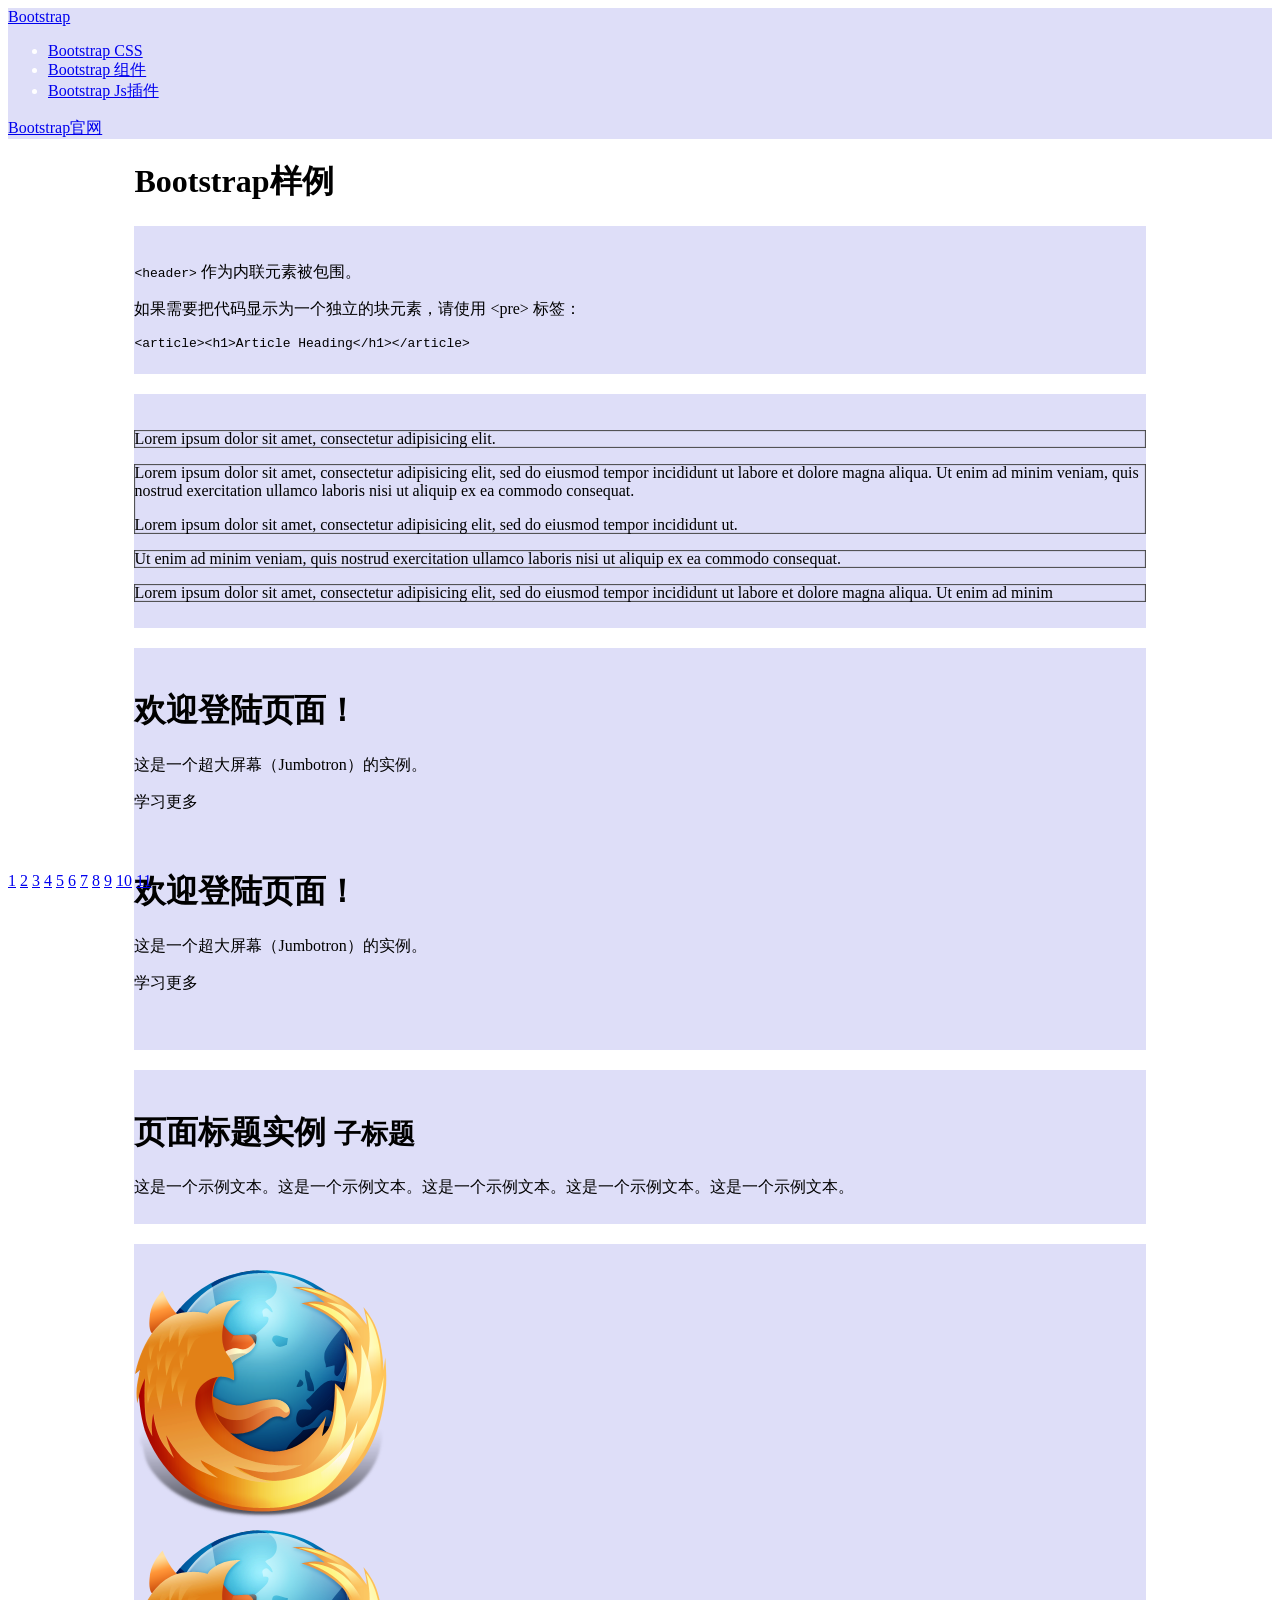
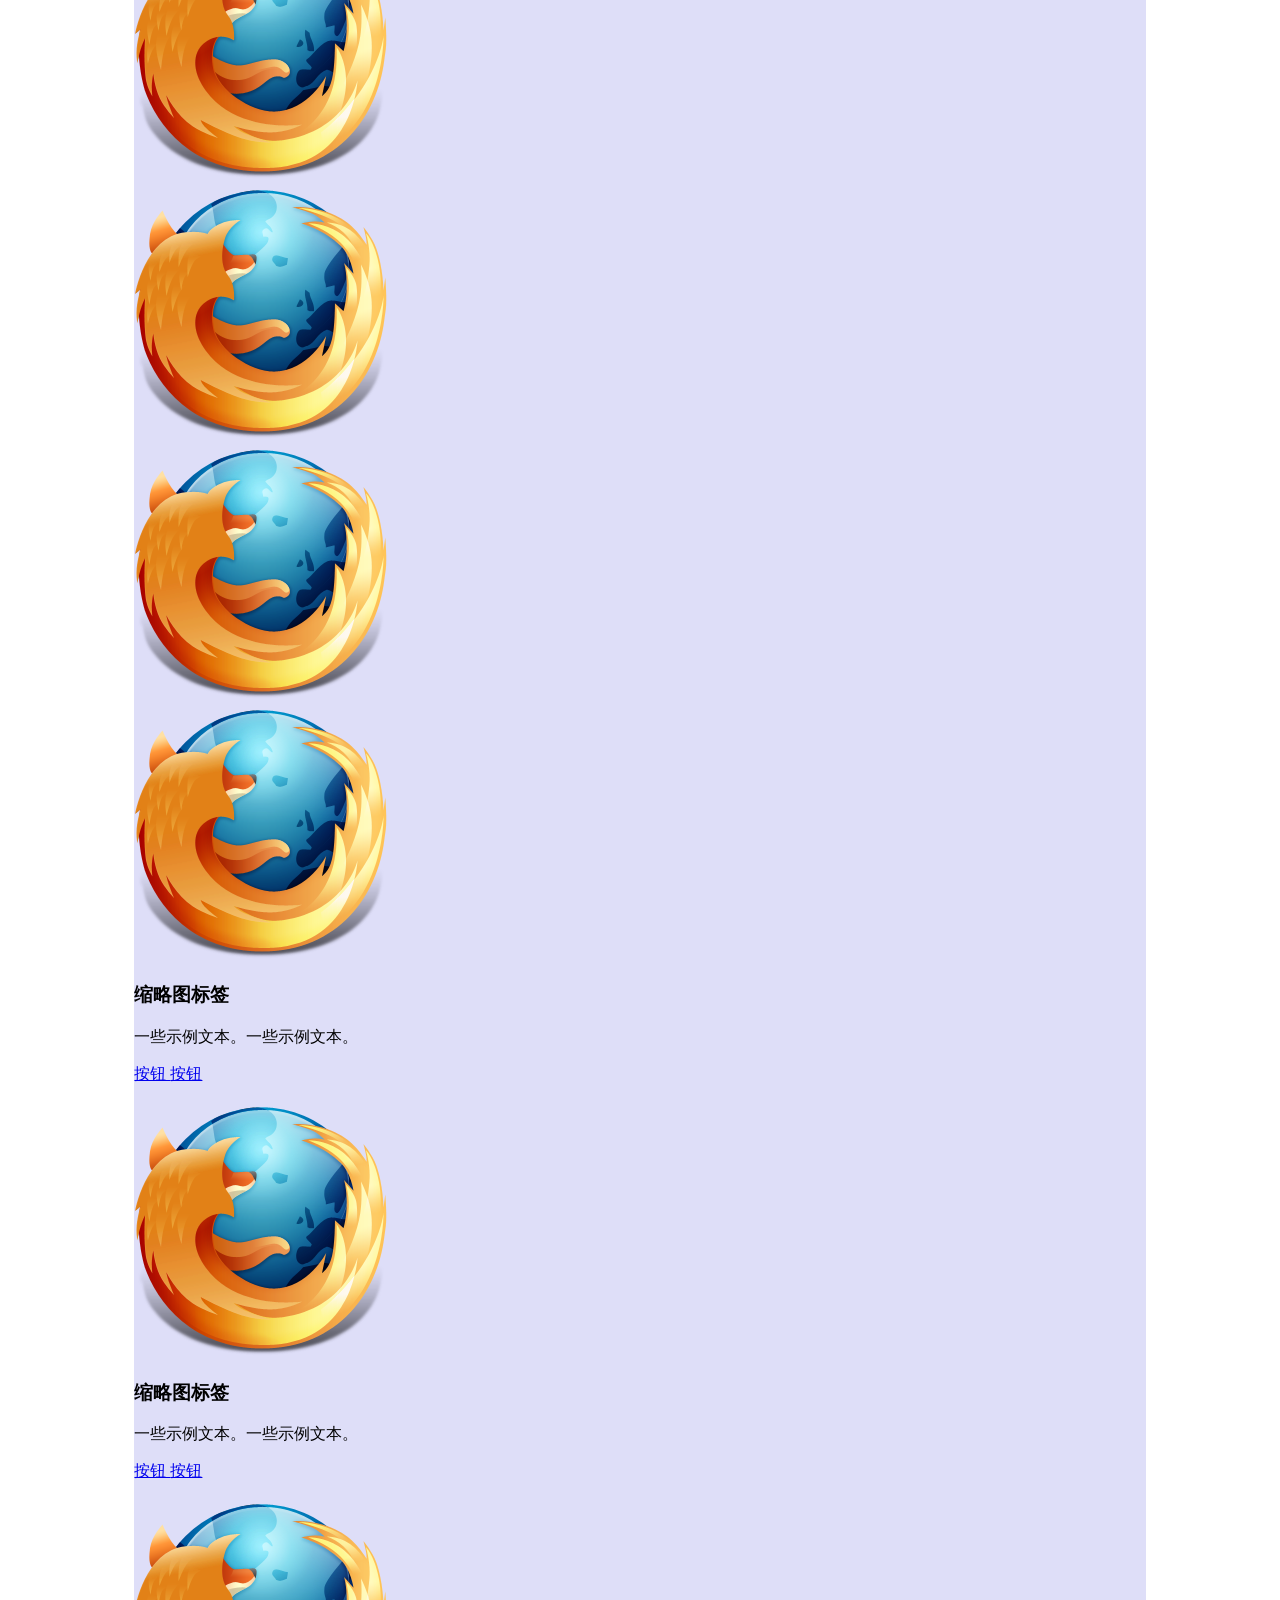
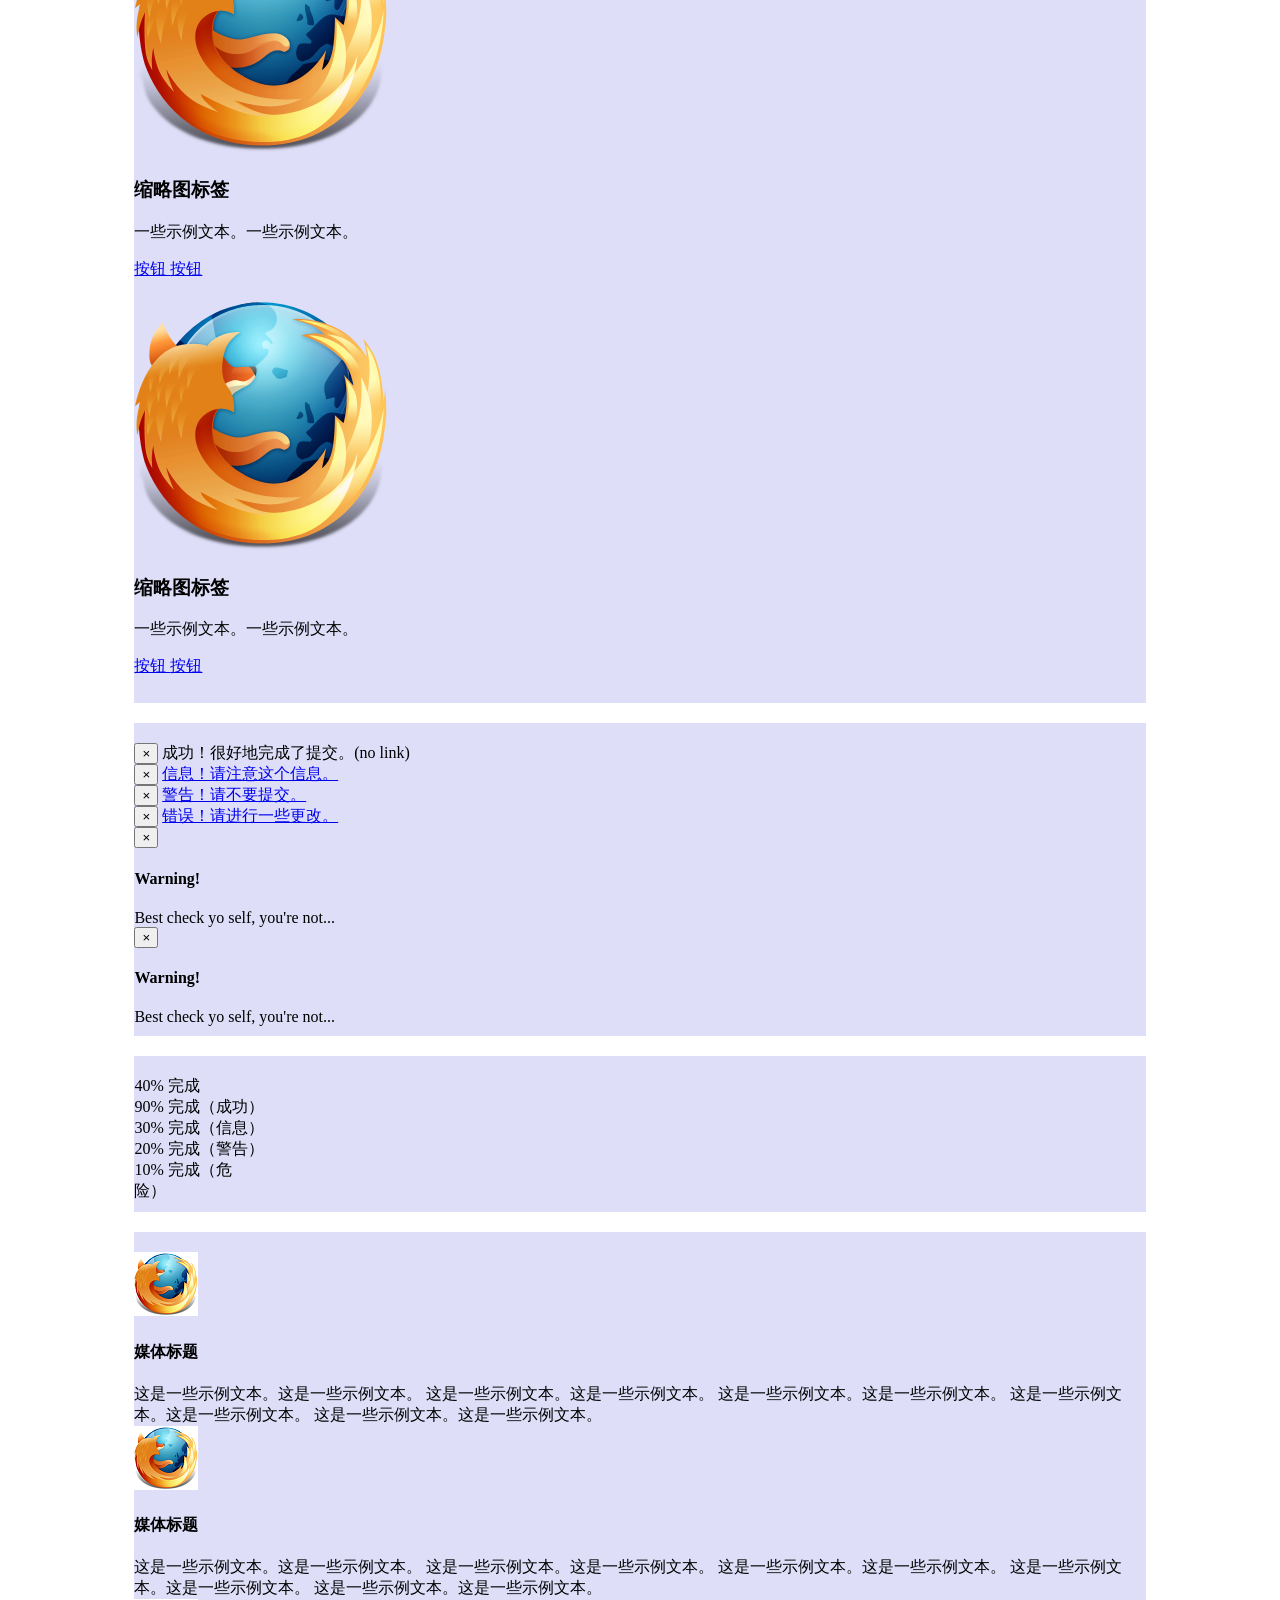
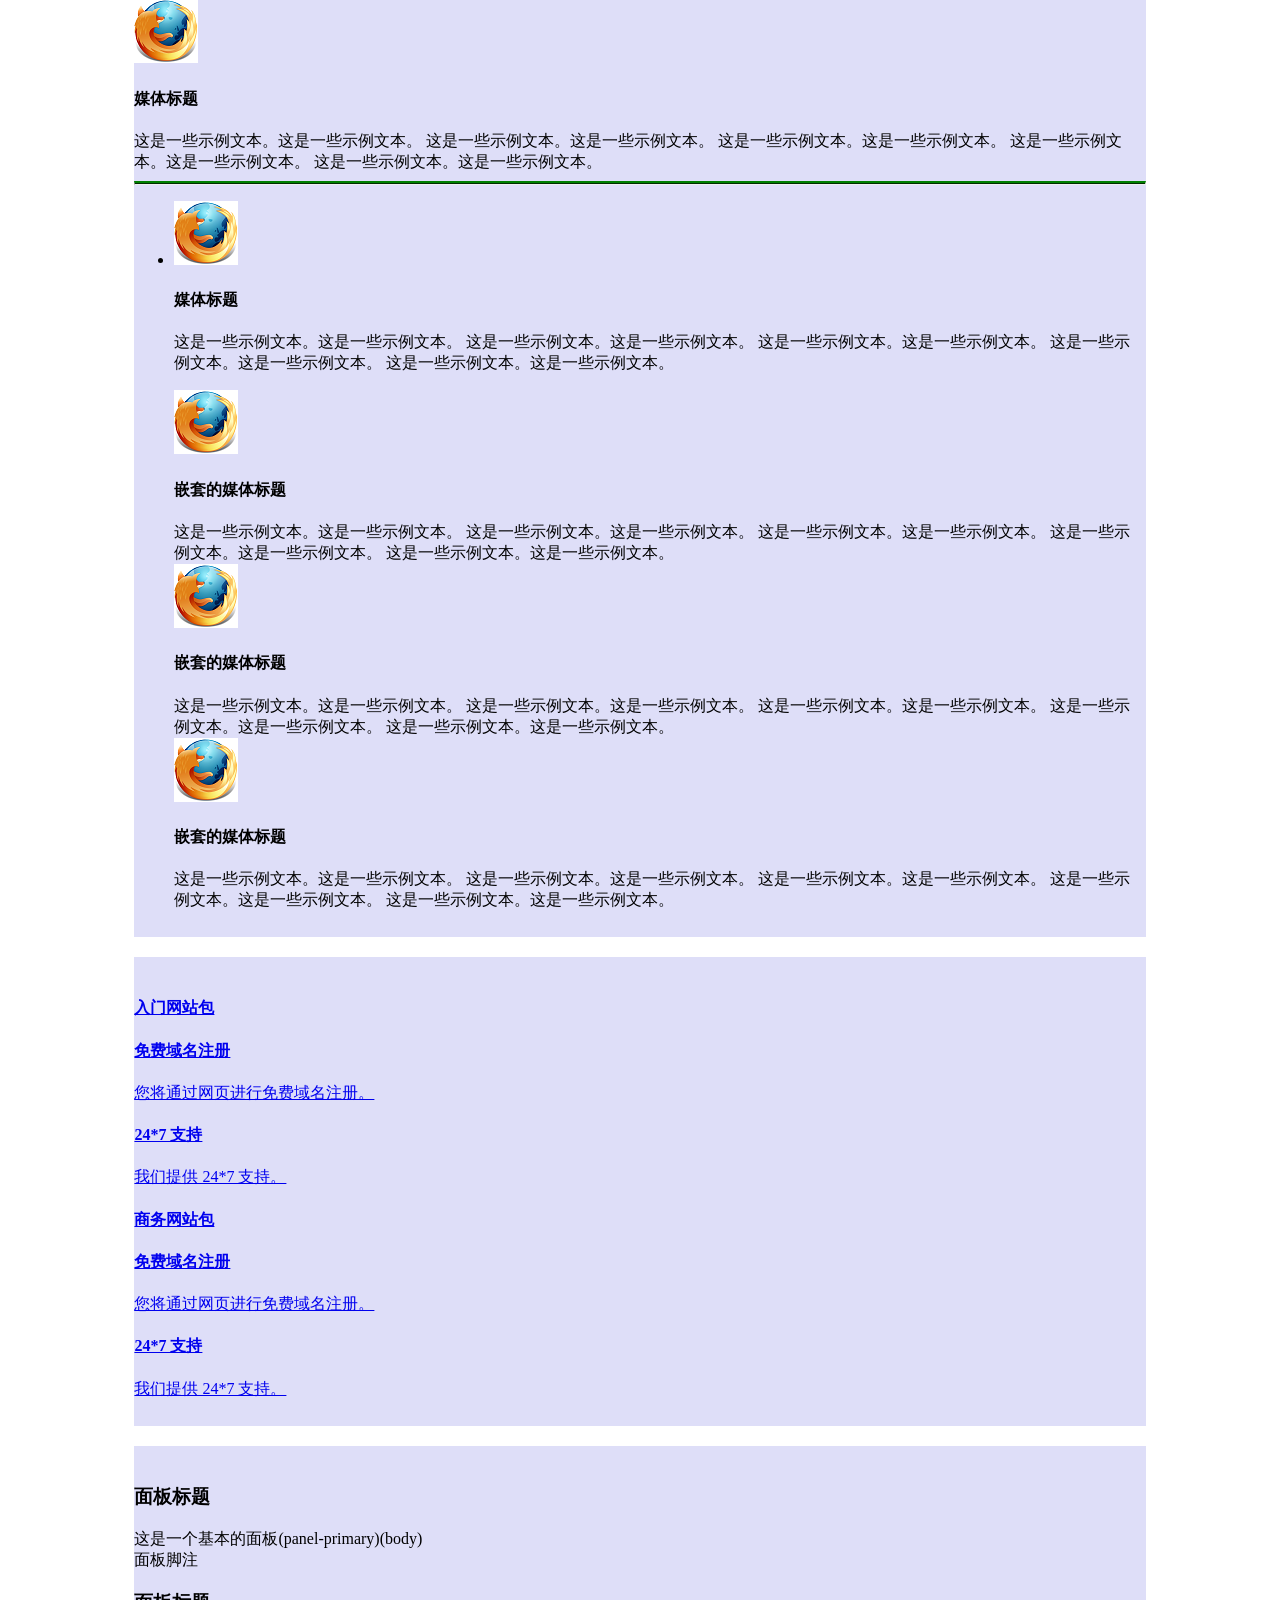
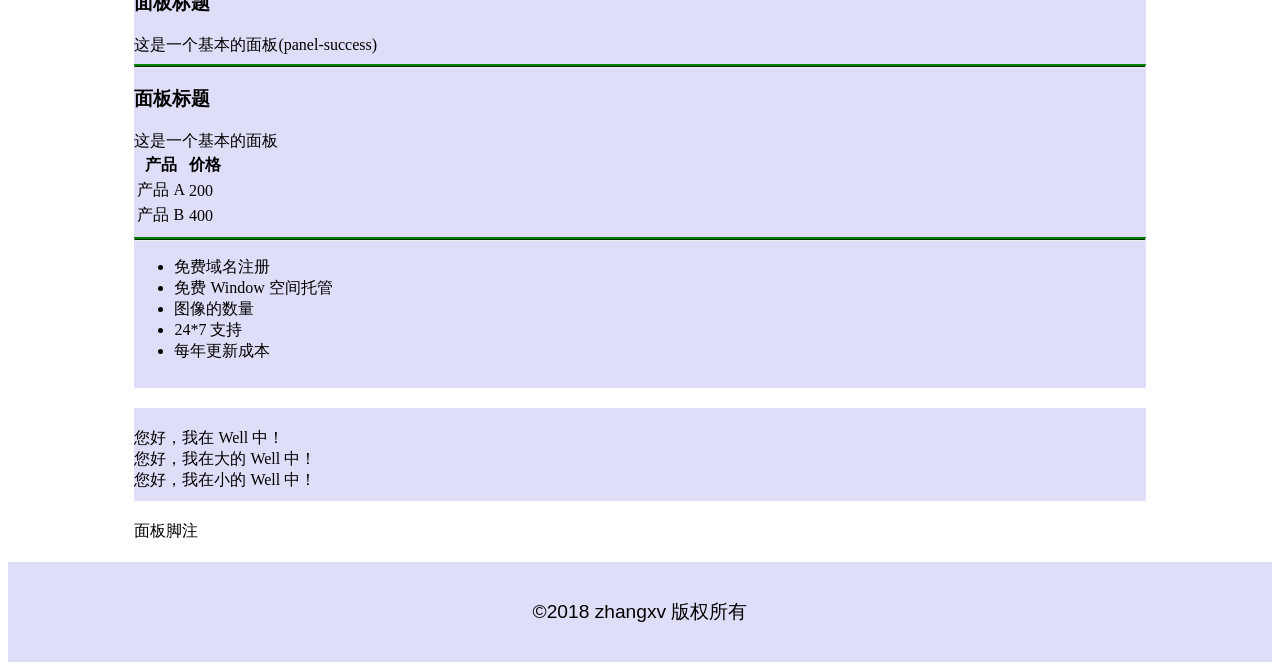
<file: html/index_layout.html>
<!DOCTYPE html>
<html>

<head>
    <meta charset="utf-8">
    <title>Bootstrap 实例 - 代码</title>
    <link rel="stylesheet" href="http://cdn.static.runoob.com/libs/bootstrap/3.3.7/css/bootstrap.min.css">
    <link rel="stylesheet" href="../css/index.css">
    <script src="http://cdn.static.runoob.com/libs/jquery/2.1.1/jquery.min.js"></script>
    <script src="http://cdn.static.runoob.com/libs/bootstrap/3.3.7/js/bootstrap.min.js"></script>
</head>

<body>
    <div class="top-menu" id="top">
        <nav class="navbar navbar-default" role="navigation">
            <div class="container-fluid">
                <div class="navbar-header">
                    <a class="navbar-brand" href="#">Bootstrap</a>
                </div>
                <div>
                    <ul class="nav navbar-nav">
                        <li id="nav1" onclick="index_css">
                            <a href="../index.html">Bootstrap CSS</a>
                        </li>
                        <li class="active" id="nav2" onclick="index_layout">
                            <a href="#">Bootstrap 组件</a>
                        </li>
                        <li id="nav3" onclick="index_js">
                            <a href="./index_js.html">Bootstrap Js插件</a>
                        </li>
                    </ul>
                    <div class="navbar-brand pull-right">
                        <a href="http://www.bootcss.com/" target="_blank">Bootstrap官网</a>
                    </div>
                </div>
            </div>
        </nav>
    </div>
    <div class="body">
        <div class="btn-group-vertical left-menu">
            <a class="btn btn-primary glyphicon glyphicon-arrow-up" href="#top"></a>
            <a class="btn btn-primary" href="#1" role="button">1</a>
            <a class="btn btn-primary" href="#2" role="button">2</a>
            <a class="btn btn-primary" href="#3" role="button">3</a>
            <a class="btn btn-primary" href="#4" role="button">4</a>
            <a class="btn btn-primary" href="#5" role="button">5</a>
            <a class="btn btn-primary" href="#6" role="button">6</a>
            <a class="btn btn-primary" href="#7" role="button">7</a>
            <a class="btn btn-primary" href="#8" role="button">8</a>
            <a class="btn btn-primary" href="#9" role="button">9</a>
            <a class="btn btn-primary" href="#10" role="button">10</a>
            <a class="btn btn-primary" href="#11" role="button">11</a>
            <a class="btn btn-primary glyphicon glyphicon-arrow-down" href="#bottom"></a>
        </div>
        <div class="btn-group-vertical  goto-top-bottom">
            <a class="btn btn-primary btn-lg glyphicon glyphicon-arrow-up" href="#top"></a>
            <a class="btn btn-primary btn-lg glyphicon glyphicon-arrow-down" href="#bottom"></a>
        </div>

        <div class="panel panel-primary">

            <div class="panel-heading">
                <h1 class="panel-title">Bootstrap样例</h1>
            </div>

            <div class="panel-body">
                <!-- 内联元素 -->
                <div class="container" id="1">
                    <p>
                        <code>&lt;header&gt;</code> 作为内联元素被包围。</p>
                    <p>如果需要把代码显示为一个独立的块元素，请使用 &lt;pre&gt; 标签：</p>
                    <pre>&lt;article&gt;&lt;h1&gt;Article Heading&lt;/h1&gt;&lt;/article&gt;</pre>
                </div>
                <!-- 响应式的列重置 -->
                <div class="container" id="2">
                    <div class="row">
                        <div class="col-xs-6 col-sm-3">
                            <p>Lorem ipsum dolor sit amet, consectetur adipisicing elit.</p>
                        </div>
                        <div class="col-xs-6 col-sm-3">
                            <p>Lorem ipsum dolor sit amet, consectetur adipisicing elit, sed do eiusmod tempor incididunt ut
                                labore et dolore magna aliqua. Ut enim ad minim veniam, quis nostrud exercitation ullamco
                                laboris nisi ut aliquip ex ea commodo consequat.
                            </p>
                            <p>Lorem ipsum dolor sit amet, consectetur adipisicing elit, sed do eiusmod tempor incididunt ut.
                            </p>
                        </div>

                        <div class="clearfix visible-xs"></div>

                        <div class="col-xs-6 col-sm-3">
                            <p>Ut enim ad minim veniam, quis nostrud exercitation ullamco laboris nisi ut aliquip ex ea commodo
                                consequat.
                            </p>
                        </div>
                        <div class="col-xs-6 col-sm-3">
                            <p>Lorem ipsum dolor sit amet, consectetur adipisicing elit, sed do eiusmod tempor incididunt ut
                                labore et dolore magna aliqua. Ut enim ad minim
                            </p>
                        </div>
                    </div>
                </div>

                <!-- 超大屏幕（Jumbotron） -->
                <div class="container" id="3">
                    <div class=" jumbotron">
                        <h1>欢迎登陆页面！</h1>
                        <p>这是一个超大屏幕（Jumbotron）的实例。</p>
                        <p>
                            <a class="btn btn-primary btn-lg" role="button">
                                学习更多</a>
                        </p>
                    </div>
                    <div class="jumbotron">
                        <div class="container">
                            <h1>欢迎登陆页面！</h1>
                            <p>这是一个超大屏幕（Jumbotron）的实例。</p>
                            <p>
                                <a class="btn btn-primary btn-lg" role="button">
                                    学习更多</a>
                            </p>
                        </div>
                    </div>
                </div>

                <div class="container" id="4">
                    <div class="page-header">
                        <h1>页面标题实例
                            <small>子标题</small>
                        </h1>
                        <p>这是一个示例文本。这是一个示例文本。这是一个示例文本。这是一个示例文本。这是一个示例文本。</p>
                    </div>
                </div>
                <div class="container" id="5">
                    <div class="row">
                        <div class="col-sm-6 col-md-3">
                            <a href="#" class="thumbnail">
                                <img src="../images/firefox-icon.png" alt="通用的占位符缩略图" title="火狐">
                            </a>
                        </div>
                        <div class="col-sm-6 col-md-3">
                            <a href="#" class="thumbnail">
                                <img src="../images/firefox-icon.png" alt="通用的占位符缩略图">
                            </a>
                        </div>
                        <div class="col-sm-6 col-md-3">
                            <a href="#" class="thumbnail">
                                <img src="../images/firefox-icon.png" alt="通用的占位符缩略图">
                            </a>
                        </div>
                        <div class="col-sm-6 col-md-3">
                            <a href="#" class="thumbnail">
                                <img src="../images/firefox-icon.png" alt="通用的占位符缩略图">
                            </a>
                        </div>

                    </div>

                    <div class="row">
                        <div class="col-sm-6 col-md-3">
                            <div class="thumbnail">
                                <img src="../images/firefox-icon.png" alt="通用的占位符缩略图">
                                <div class="caption">
                                    <h3>缩略图标签</h3>
                                    <p>一些示例文本。一些示例文本。</p>
                                    <p>
                                        <a href="#" class="btn btn-primary" role="button">
                                            按钮
                                        </a>
                                        <a href="#" class="btn btn-default" role="button">
                                            按钮
                                        </a>
                                    </p>
                                </div>
                            </div>
                        </div>
                        <div class="col-sm-6 col-md-3">
                            <div class="thumbnail">
                                <img src="../images/firefox-icon.png" alt="通用的占位符缩略图">
                                <div class="caption">
                                    <h3>缩略图标签</h3>
                                    <p>一些示例文本。一些示例文本。</p>
                                    <p>
                                        <a href="#" class="btn btn-primary" role="button">
                                            按钮
                                        </a>
                                        <a href="#" class="btn btn-default" role="button">
                                            按钮
                                        </a>
                                    </p>
                                </div>
                            </div>
                        </div>
                        <div class="col-sm-6 col-md-3">
                            <div class="thumbnail">
                                <img src="../images/firefox-icon.png" alt="通用的占位符缩略图">
                                <div class="caption">
                                    <h3>缩略图标签</h3>
                                    <p>一些示例文本。一些示例文本。</p>
                                    <p>
                                        <a href="#" class="btn btn-primary" role="button">
                                            按钮
                                        </a>
                                        <a href="#" class="btn btn-default" role="button">
                                            按钮
                                        </a>
                                    </p>
                                </div>
                            </div>
                        </div>
                        <div class="col-sm-6 col-md-3">
                            <div class="thumbnail">
                                <img src="../images/firefox-icon.png" alt="通用的占位符缩略图">
                                <div class="caption">
                                    <h3>缩略图标签</h3>
                                    <p>一些示例文本。一些示例文本。</p>
                                    <p>
                                        <a href="#" class="btn btn-primary" role="button">
                                            按钮
                                        </a>
                                        <a href="#" class="btn btn-default" role="button">
                                            按钮
                                        </a>
                                    </p>
                                </div>
                            </div>
                        </div>
                    </div>
                </div>

                <div class="container" id="6">
                    <div class="alert alert-success alert-dismissable">
                        <button type="button" class="close" data-dismiss="alert" aria-hidden="true">
                            &times;
                        </button>
                        成功！很好地完成了提交。(no link)
                    </div>
                    <div class="alert alert-info alert-dismissable">
                        <button type="button" class="close" data-dismiss="alert" aria-hidden="true">
                            &times;
                        </button>
                        <a href="#5" class="alert-link">信息！请注意这个信息。</a>
                    </div>
                    <div class="alert alert-warning alert-dismissable">
                        <button type="button" class="close" data-dismiss="alert" aria-hidden="true">
                            &times;
                        </button>
                        <a href="#5" class="alert-link">警告！请不要提交。</a>
                    </div>
                    <div class="alert alert-danger alert-dismissable">
                        <button type="button" class="close" data-dismiss="alert" aria-hidden="true">
                            &times;
                        </button>
                        <a href="#5" class="alert-link">错误！请进行一些更改。</a>
                    </div>
                    <div class="alert alert-block alert-success">
                        <button type="button" class="close" data-dismiss="alert">&times;</button>
                        <h4>Warning!</h4>
                        Best check yo self, you're not...
                    </div>
                    <div class="alert alert-success">
                        <button type="button" class="close" data-dismiss="alert">&times;</button>
                        <h4>Warning!</h4>
                        Best check yo self, you're not...
                    </div>
                </div>

                <div class="container" id="7">
                    <div class="progress">
                        <div class="progress-bar" role="progressbar" aria-valuenow="60" aria-valuemin="0" aria-valuemax="100" style="width: 40%;">
                            <span class="sr-only">40% 完成</span>
                        </div>
                    </div>
                    <div class="progress progress-striped">
                        <div class="progress-bar" style="width: 40%;"></div>
                    </div>
                    <div class="progress progress-striped active">
                        <div class="progress-bar" style="width: 40%;"></div>
                    </div>
                    <div class="progress">
                        <div class="progress-bar progress-bar-success" style="width: 35%;"></div>
                        <div class="progress-bar progress-bar-warning" style="width: 20%;"></div>
                        <div class="progress-bar progress-bar-danger" style="width: 10%;"></div>
                    </div>
                    <div class="progress progress-striped">
                        <div class="progress-bar progress-bar-success" role="progressbar" aria-valuenow="60" aria-valuemin="0" aria-valuemax="100"
                            style="width: 90%;">
                            <span class="sr-only">90% 完成（成功）</span>
                        </div>
                    </div>
                    <div class="progress progress-striped ">
                        <div class="progress-bar progress-bar-info" role="progressbar" aria-valuenow="60" aria-valuemin="0" aria-valuemax="100" style="width: 30%;">
                            <span class="sr-only">30% 完成（信息）</span>
                        </div>
                    </div>
                    <div class="progress">
                        <div class="progress-bar progress-bar-warning" role="progressbar" aria-valuenow="60" aria-valuemin="0" aria-valuemax="100"
                            style="width: 20%;">
                            <span class="sr-only">20% 完成（警告）</span>
                        </div>
                    </div>
                    <div class="progress">
                        <div class="progress-bar progress-bar-danger" role="progressbar" aria-valuenow="60" aria-valuemin="0" aria-valuemax="100"
                            style="width: 10%;">
                            <span class="sr-only">10% 完成（危险）</span>
                        </div>
                    </div>
                </div>

                <div class="container" id="8">
                    <div class="media">
                        <a class="media-left" href="../images/firefox-icon-small.png">
                            <img class="media-object" src="../images/firefox-icon-small.png" alt="媒体对象">
                        </a>
                        <div class="media-body">
                            <h4 class="media-heading">媒体标题</h4>
                            这是一些示例文本。这是一些示例文本。 这是一些示例文本。这是一些示例文本。 这是一些示例文本。这是一些示例文本。 这是一些示例文本。这是一些示例文本。 这是一些示例文本。这是一些示例文本。
                        </div>
                    </div>
                    <div class="media">
                        <a class="media-left" href="../images/firefox-icon-small.png">
                            <img class="media-object" src="../images/firefox-icon-small.png" alt=" 媒体对象 ">
                        </a>
                        <div class="media-body ">
                            <h4 class="media-heading ">媒体标题</h4>
                            这是一些示例文本。这是一些示例文本。 这是一些示例文本。这是一些示例文本。 这是一些示例文本。这是一些示例文本。 这是一些示例文本。这是一些示例文本。 这是一些示例文本。这是一些示例文本。
                            <div class="media ">
                                <a class="media-left " href="../images/firefox-icon-small.png ">
                                    <img class="media-object " src="../images/firefox-icon-small.png " alt="媒体对象 ">
                                </a>
                                <div class="media-body ">
                                    <h4 class="media-heading ">媒体标题</h4>
                                    这是一些示例文本。这是一些示例文本。 这是一些示例文本。这是一些示例文本。 这是一些示例文本。这是一些示例文本。 这是一些示例文本。这是一些示例文本。 这是一些示例文本。这是一些示例文本。
                                </div>
                            </div>
                        </div>
                    </div>
                    <hr class="inner " />
                    <ul class="media-list ">
                        <li class="media ">
                            <a class="media-left " href="# ">
                                <img class="media-object " src="../images/firefox-icon-small.png " alt="通用的占位符图像 ">
                            </a>
                            <div class="media-body ">
                                <h4 class="media-heading ">媒体标题</h4>
                                <p>这是一些示例文本。这是一些示例文本。 这是一些示例文本。这是一些示例文本。 这是一些示例文本。这是一些示例文本。 这是一些示例文本。这是一些示例文本。 这是一些示例文本。这是一些示例文本。
                                </p>
                                <!-- 嵌套的媒体对象 -->
                                <div class="media ">
                                    <a class="media-left " href="# ">
                                        <img class="media-object " src="../images/firefox-icon-small.png " alt="通用的占位符图像 ">
                                    </a>
                                    <div class="media-body ">
                                        <h4 class="media-heading ">嵌套的媒体标题</h4>
                                        这是一些示例文本。这是一些示例文本。 这是一些示例文本。这是一些示例文本。 这是一些示例文本。这是一些示例文本。 这是一些示例文本。这是一些示例文本。 这是一些示例文本。这是一些示例文本。
                                        <!-- 嵌套的媒体对象 -->
                                        <div class="media ">
                                            <a class="media-left " href="# ">
                                                <img class="media-object " src="../images/firefox-icon-small.png " alt="通用的占位符图像 ">
                                            </a>
                                            <div class="media-body ">
                                                <h4 class="media-heading ">嵌套的媒体标题</h4>
                                                这是一些示例文本。这是一些示例文本。 这是一些示例文本。这是一些示例文本。 这是一些示例文本。这是一些示例文本。 这是一些示例文本。这是一些示例文本。 这是一些示例文本。这是一些示例文本。
                                            </div>
                                        </div>
                                    </div>
                                </div>
                                <!-- 嵌套的媒体对象 -->
                                <div class="media ">
                                    <a class="media-left " href="# ">
                                        <img class="media-object " src="../images/firefox-icon-small.png " alt="通用的占位符图像 ">
                                    </a>
                                    <div class="media-body ">
                                        <h4 class="media-heading ">嵌套的媒体标题</h4>
                                        这是一些示例文本。这是一些示例文本。 这是一些示例文本。这是一些示例文本。 这是一些示例文本。这是一些示例文本。 这是一些示例文本。这是一些示例文本。 这是一些示例文本。这是一些示例文本。
                                    </div>
                                </div>
                            </div>
                        </li>
                    </ul>
                </div>

                <div class="container " id="9">
                    <div class="list-group ">
                        <a href="#9 " class="list-group-item active ">
                            <h4 class="list-group-item-heading ">
                                入门网站包
                            </h4>
                        </a>
                        <a href="#9 " class="list-group-item ">
                            <h4 class="list-group-item-heading ">
                                免费域名注册
                            </h4>
                            <p class="list-group-item-text ">
                                您将通过网页进行免费域名注册。
                            </p>
                        </a>
                        <a href="#9 " class="list-group-item ">
                            <h4 class="list-group-item-heading ">
                                24*7 支持
                            </h4>
                            <p class="list-group-item-text ">
                                我们提供 24*7 支持。
                            </p>
                        </a>
                    </div>
                    <div class="list-group ">
                        <a href="#9 " class="list-group-item active ">
                            <h4 class="list-group-item-heading ">
                                商务网站包
                            </h4>
                        </a>
                        <a href="#9 " class="list-group-item ">
                            <h4 class="list-group-item-heading ">
                                免费域名注册
                            </h4>
                            <p class="list-group-item-text ">
                                您将通过网页进行免费域名注册。
                            </p>
                        </a>
                        <a href="#9 " class="list-group-item ">
                            <h4 class="list-group-item-heading ">24*7 支持</h4>
                            <p class="list-group-item-text ">我们提供 24*7 支持。</p>
                        </a>
                    </div>
                </div>
                <div class="container" id="10">
                    <div class="panel panel-primary ">
                        <div class="panel-heading ">
                            <h3 class="panel-title ">面板标题</h3>
                        </div>
                        <div class="panel-body ">
                            这是一个基本的面板(panel-primary)(body)
                        </div>
                        <div class="panel-footer ">面板脚注</div>
                    </div>
                    <div class="panel panel-success ">
                        <div class="panel-heading ">
                            <h3 class="panel-title ">面板标题</h3>
                        </div>
                        <div class="panel-body ">
                            这是一个基本的面板(panel-success)
                        </div>
                    </div>
                    <hr class="inner " />
                    <div class="panel panel-default ">
                        <div class="panel-heading ">
                            <h3 class="panel-title ">面板标题</h3>
                        </div>
                        <div class="panel-body ">
                            这是一个基本的面板
                        </div>
                        <table class="table ">
                            <th>产品</th>
                            <th>价格 </th>
                            <tr>
                                <td>产品 A</td>
                                <td>200</td>
                            </tr>
                            <tr>
                                <td>产品 B</td>
                                <td>400</td>
                            </tr>
                        </table>
                        <hr class="inner " />
                        <ul class="list-group ">
                            <li class="list-group-item ">免费域名注册</li>
                            <li class="list-group-item ">免费 Window 空间托管</li>
                            <li class="list-group-item ">图像的数量</li>
                            <li class="list-group-item ">24*7 支持</li>
                            <li class="list-group-item ">每年更新成本</li>
                        </ul>
                    </div>
                </div>

                <div class="container" id="11">
                    <div class="well">您好，我在 Well 中！</div>
                    <div class="well well-lg">您好，我在大的 Well 中！</div>
                    <div class="well well-sm">您好，我在小的 Well 中！</div>
                </div>
            </div>

            <div class="panel-footer ">
                面板脚注
            </div>
        </div>
    </div>
    <footer class="footer" id="bottom">&copy;2018 zhangxv 版权所有</footer>

</body>

</html>
</file>
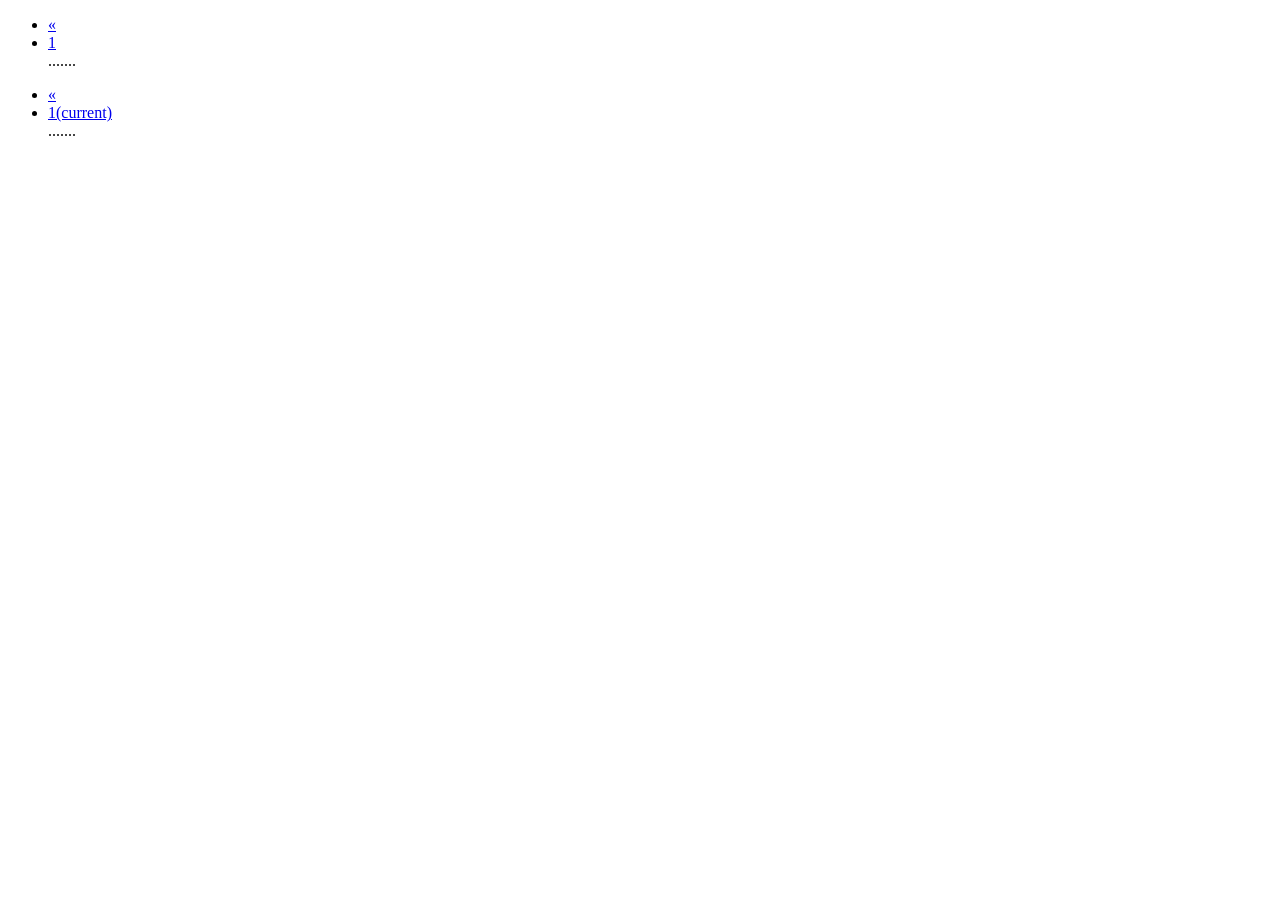
<file: html/pagination.html>
<!DOCTYPE html>
<html lang="en">
<head>
    <meta charset="UTF-8">
    <meta name="viewport" content="width=device-width, initial-scale=1.0">
    <meta http-equiv="X-UA-Compatible" content="ie=edge">
    <title>分页</title>
    <link rel="stylesheet" href="http://cdn.static.runoob.com/libs/bootstrap/3.3.7/css/bootstrap.min.css">  
	<script src="http://cdn.static.runoob.com/libs/jquery/2.1.1/jquery.min.js"></script>
	<script src="http://cdn.static.runoob.com/libs/bootstrap/3.3.7/js/bootstrap.min.js"></script>
</head>
<body>
    <ul class="pagination">
        <li><a href="#">&laquo;</a></li>
        <li><a href="#">1</a></li>
        .......
      </ul>
      <ul class="pagination">
        <li class="disabled"><a href="#">&laquo;</a></li>
        <li class="active"><a href="#">1<span class="sr-only">(current)</span></a></li>
        .......
      </ul>
</body>
</html>
</file>
<file: Flat-UI-master/dist/css/flat-ui.css>
/* 
 * MIT License
 *
 * Copyright (c) 2013-2016 Designmodo
 *
 * Permission is hereby granted, free of charge, to any person obtaining a copy
 * of this software and associated documentation files (the "Software"), to deal
 * in the Software without restriction, including without limitation the rights
 * to use, copy, modify, merge, publish, distribute, sublicense, and/or sell
 * copies of the Software, and to permit persons to whom the Software is
 * furnished to do so, subject to the following conditions:
 *
 * The above copyright notice and this permission notice shall be included in
 * all copies or substantial portions of the Software.
 *
 * THE SOFTWARE IS PROVIDED "AS IS", WITHOUT WARRANTY OF ANY KIND, EXPRESS OR
 * IMPLIED, INCLUDING BUT NOT LIMITED TO THE WARRANTIES OF MERCHANTABILITY,
 * FITNESS FOR A PARTICULAR PURPOSE AND NONINFRINGEMENT. IN NO EVENT SHALL THE
 * AUTHORS OR COPYRIGHT HOLDERS BE LIABLE FOR ANY CLAIM, DAMAGES OR OTHER
 * LIABILITY, WHETHER IN AN ACTION OF CONTRACT, TORT OR OTHERWISE, ARISING FROM,
 * OUT OF OR IN CONNECTION WITH THE SOFTWARE OR THE USE OR OTHER DEALINGS IN THE
 * SOFTWARE.
 */
@font-face {
  font-family: 'Lato';
  src: url('../fonts/lato/lato-black.eot');
  src: url('../fonts/lato/lato-black.eot?#iefix') format('embedded-opentype'), url('../fonts/lato/lato-black.woff') format('woff'), url('../fonts/lato/lato-black.ttf') format('truetype'), url('../fonts/lato/lato-black.svg#latoblack') format('svg');
  font-weight: 900;
  font-style: normal;
}
@font-face {
  font-family: 'Lato';
  src: url('../fonts/lato/lato-bold.eot');
  src: url('../fonts/lato/lato-bold.eot?#iefix') format('embedded-opentype'), url('../fonts/lato/lato-bold.woff') format('woff'), url('../fonts/lato/lato-bold.ttf') format('truetype'), url('../fonts/lato/lato-bold.svg#latobold') format('svg');
  font-weight: bold;
  font-style: normal;
}
@font-face {
  font-family: 'Lato';
  src: url('../fonts/lato/lato-bolditalic.eot');
  src: url('../fonts/lato/lato-bolditalic.eot?#iefix') format('embedded-opentype'), url('../fonts/lato/lato-bolditalic.woff') format('woff'), url('../fonts/lato/lato-bolditalic.ttf') format('truetype'), url('../fonts/lato/lato-bolditalic.svg#latobold-italic') format('svg');
  font-weight: bold;
  font-style: italic;
}
@font-face {
  font-family: 'Lato';
  src: url('../fonts/lato/lato-italic.eot');
  src: url('../fonts/lato/lato-italic.eot?#iefix') format('embedded-opentype'), url('../fonts/lato/lato-italic.woff') format('woff'), url('../fonts/lato/lato-italic.ttf') format('truetype'), url('../fonts/lato/lato-italic.svg#latoitalic') format('svg');
  font-weight: normal;
  font-style: italic;
}
@font-face {
  font-family: 'Lato';
  src: url('../fonts/lato/lato-light.eot');
  src: url('../fonts/lato/lato-light.eot?#iefix') format('embedded-opentype'), url('../fonts/lato/lato-light.woff') format('woff'), url('../fonts/lato/lato-light.ttf') format('truetype'), url('../fonts/lato/lato-light.svg#latolight') format('svg');
  font-weight: 300;
  font-style: normal;
}
@font-face {
  font-family: 'Lato';
  src: url('../fonts/lato/lato-regular.eot');
  src: url('../fonts/lato/lato-regular.eot?#iefix') format('embedded-opentype'), url('../fonts/lato/lato-regular.woff') format('woff'), url('../fonts/lato/lato-regular.ttf') format('truetype'), url('../fonts/lato/lato-regular.svg#latoregular') format('svg');
  font-weight: normal;
  font-style: normal;
}
@font-face {
  font-family: 'Flat-UI-Icons';
  src: url('../fonts/glyphicons/flat-ui-icons-regular.eot');
  src: url('../fonts/glyphicons/flat-ui-icons-regular.eot?#iefix') format('embedded-opentype'), url('../fonts/glyphicons/flat-ui-icons-regular.woff') format('woff'), url('../fonts/glyphicons/flat-ui-icons-regular.ttf') format('truetype'), url('../fonts/glyphicons/flat-ui-icons-regular.svg#flat-ui-icons-regular') format('svg');
}
[class^="fui-"],
[class*="fui-"] {
  font-family: 'Flat-UI-Icons';
  speak: none;
  font-style: normal;
  font-weight: normal;
  font-variant: normal;
  text-transform: none;
  -webkit-font-smoothing: antialiased;
  -moz-osx-font-smoothing: grayscale;
}
.fui-triangle-up:before {
  content: "\e600";
}
.fui-triangle-down:before {
  content: "\e601";
}
.fui-triangle-up-small:before {
  content: "\e602";
}
.fui-triangle-down-small:before {
  content: "\e603";
}
.fui-triangle-left-large:before {
  content: "\e604";
}
.fui-triangle-right-large:before {
  content: "\e605";
}
.fui-arrow-left:before {
  content: "\e606";
}
.fui-arrow-right:before {
  content: "\e607";
}
.fui-plus:before {
  content: "\e608";
}
.fui-cross:before {
  content: "\e609";
}
.fui-check:before {
  content: "\e60a";
}
.fui-radio-unchecked:before {
  content: "\e60b";
}
.fui-radio-checked:before {
  content: "\e60c";
}
.fui-checkbox-unchecked:before {
  content: "\e60d";
}
.fui-checkbox-checked:before {
  content: "\e60e";
}
.fui-info-circle:before {
  content: "\e60f";
}
.fui-alert-circle:before {
  content: "\e610";
}
.fui-question-circle:before {
  content: "\e611";
}
.fui-check-circle:before {
  content: "\e612";
}
.fui-cross-circle:before {
  content: "\e613";
}
.fui-plus-circle:before {
  content: "\e614";
}
.fui-pause:before {
  content: "\e615";
}
.fui-play:before {
  content: "\e616";
}
.fui-volume:before {
  content: "\e617";
}
.fui-mute:before {
  content: "\e618";
}
.fui-resize:before {
  content: "\e619";
}
.fui-list:before {
  content: "\e61a";
}
.fui-list-thumbnailed:before {
  content: "\e61b";
}
.fui-list-small-thumbnails:before {
  content: "\e61c";
}
.fui-list-large-thumbnails:before {
  content: "\e61d";
}
.fui-list-numbered:before {
  content: "\e61e";
}
.fui-list-columned:before {
  content: "\e61f";
}
.fui-list-bulleted:before {
  content: "\e620";
}
.fui-window:before {
  content: "\e621";
}
.fui-windows:before {
  content: "\e622";
}
.fui-loop:before {
  content: "\e623";
}
.fui-cmd:before {
  content: "\e624";
}
.fui-mic:before {
  content: "\e625";
}
.fui-heart:before {
  content: "\e626";
}
.fui-location:before {
  content: "\e627";
}
.fui-new:before {
  content: "\e628";
}
.fui-video:before {
  content: "\e629";
}
.fui-photo:before {
  content: "\e62a";
}
.fui-time:before {
  content: "\e62b";
}
.fui-eye:before {
  content: "\e62c";
}
.fui-chat:before {
  content: "\e62d";
}
.fui-home:before {
  content: "\e62e";
}
.fui-upload:before {
  content: "\e62f";
}
.fui-search:before {
  content: "\e630";
}
.fui-user:before {
  content: "\e631";
}
.fui-mail:before {
  content: "\e632";
}
.fui-lock:before {
  content: "\e633";
}
.fui-power:before {
  content: "\e634";
}
.fui-calendar:before {
  content: "\e635";
}
.fui-gear:before {
  content: "\e636";
}
.fui-bookmark:before {
  content: "\e637";
}
.fui-exit:before {
  content: "\e638";
}
.fui-trash:before {
  content: "\e639";
}
.fui-folder:before {
  content: "\e63a";
}
.fui-bubble:before {
  content: "\e63b";
}
.fui-export:before {
  content: "\e63c";
}
.fui-calendar-solid:before {
  content: "\e63d";
}
.fui-star:before {
  content: "\e63e";
}
.fui-star-2:before {
  content: "\e63f";
}
.fui-credit-card:before {
  content: "\e640";
}
.fui-clip:before {
  content: "\e641";
}
.fui-link:before {
  content: "\e642";
}
.fui-tag:before {
  content: "\e643";
}
.fui-document:before {
  content: "\e644";
}
.fui-image:before {
  content: "\e645";
}
.fui-facebook:before {
  content: "\e646";
}
.fui-youtube:before {
  content: "\e647";
}
.fui-vimeo:before {
  content: "\e648";
}
.fui-twitter:before {
  content: "\e649";
}
.fui-spotify:before {
  content: "\e64a";
}
.fui-skype:before {
  content: "\e64b";
}
.fui-pinterest:before {
  content: "\e64c";
}
.fui-path:before {
  content: "\e64d";
}
.fui-linkedin:before {
  content: "\e64e";
}
.fui-google-plus:before {
  content: "\e64f";
}
.fui-dribbble:before {
  content: "\e650";
}
.fui-behance:before {
  content: "\e651";
}
.fui-stumbleupon:before {
  content: "\e652";
}
.fui-yelp:before {
  content: "\e653";
}
.fui-wordpress:before {
  content: "\e654";
}
.fui-windows-8:before {
  content: "\e655";
}
.fui-vine:before {
  content: "\e656";
}
.fui-tumblr:before {
  content: "\e657";
}
.fui-paypal:before {
  content: "\e658";
}
.fui-lastfm:before {
  content: "\e659";
}
.fui-instagram:before {
  content: "\e65a";
}
.fui-html5:before {
  content: "\e65b";
}
.fui-github:before {
  content: "\e65c";
}
.fui-foursquare:before {
  content: "\e65d";
}
.fui-dropbox:before {
  content: "\e65e";
}
.fui-android:before {
  content: "\e65f";
}
.fui-apple:before {
  content: "\e660";
}
body {
  font-family: "Lato", Helvetica, Arial, sans-serif;
  font-size: 18px;
  line-height: 1.72222;
  color: #34495e;
  background-color: #ffffff;
}
a {
  color: #16a085;
  text-decoration: none;
  -webkit-transition: .25s;
          transition: .25s;
}
a:hover,
a:focus {
  color: #1abc9c;
  text-decoration: none;
}
a:focus {
  outline: none;
}
.img-rounded {
  border-radius: 6px;
}
.img-thumbnail {
  padding: 4px;
  line-height: 1.72222;
  background-color: #ffffff;
  border: 2px solid #bdc3c7;
  border-radius: 6px;
  -webkit-transition: all 0.25s ease-in-out;
          transition: all 0.25s ease-in-out;
  display: inline-block;
  max-width: 100%;
  height: auto;
}
.img-comment {
  font-size: 15px;
  line-height: 1.2;
  font-style: italic;
  margin: 24px 0;
}
h1,
h2,
h3,
h4,
h5,
h6,
.h1,
.h2,
.h3,
.h4,
.h5,
.h6 {
  font-family: inherit;
  font-weight: 700;
  line-height: 1.1;
  color: inherit;
}
h1 small,
h2 small,
h3 small,
h4 small,
h5 small,
h6 small,
.h1 small,
.h2 small,
.h3 small,
.h4 small,
.h5 small,
.h6 small {
  color: #e7e9ec;
}
h1,
h2,
h3 {
  margin-top: 30px;
  margin-bottom: 15px;
}
h4,
h5,
h6 {
  margin-top: 15px;
  margin-bottom: 15px;
}
h6 {
  font-weight: normal;
}
h1,
.h1 {
  font-size: 61px;
}
h2,
.h2 {
  font-size: 53px;
}
h3,
.h3 {
  font-size: 40px;
}
h4,
.h4 {
  font-size: 29px;
}
h5,
.h5 {
  font-size: 28px;
}
h6,
.h6 {
  font-size: 24px;
}
p {
  font-size: 18px;
  line-height: 1.72222;
  margin: 0 0 15px;
}
.lead {
  margin-bottom: 30px;
  font-size: 28px;
  line-height: 1.46428571;
  font-weight: 300;
}
@media (min-width: 768px) {
  .lead {
    font-size: 30.006px;
  }
}
small,
.small {
  font-size: 83%;
  line-height: 2.067;
}
.text-muted {
  color: #bdc3c7;
}
.text-inverse {
  color: #ffffff;
}
.text-primary {
  color: #1abc9c;
}
a.text-primary:hover {
  color: #148f77;
}
.text-warning {
  color: #f1c40f;
}
a.text-warning:hover {
  color: #c29d0b;
}
.text-danger {
  color: #e74c3c;
}
a.text-danger:hover {
  color: #d62c1a;
}
.text-success {
  color: #2ecc71;
}
a.text-success:hover {
  color: #25a25a;
}
.text-info {
  color: #3498db;
}
a.text-info:hover {
  color: #217dbb;
}
.bg-primary {
  color: #ffffff;
  background-color: #34495e;
}
a.bg-primary:hover {
  background-color: #222f3d;
}
.bg-success {
  background-color: #dff0d8;
}
a.bg-success:hover {
  background-color: #c1e2b3;
}
.bg-info {
  background-color: #d9edf7;
}
a.bg-info:hover {
  background-color: #afd9ee;
}
.bg-warning {
  background-color: #fcf8e3;
}
a.bg-warning:hover {
  background-color: #f7ecb5;
}
.bg-danger {
  background-color: #f2dede;
}
a.bg-danger:hover {
  background-color: #e4b9b9;
}
.page-header {
  padding-bottom: 14px;
  margin: 60px 0 30px;
  border-bottom: 2px solid #e7e9ec;
}
ul,
ol {
  margin-bottom: 15px;
}
dl {
  margin-bottom: 30px;
}
dt,
dd {
  line-height: 1.72222;
}
@media (min-width: 768px) {
  .dl-horizontal dt {
    width: 160px;
  }
  .dl-horizontal dd {
    margin-left: 180px;
  }
}
abbr[title],
abbr[data-original-title] {
  border-bottom: 1px dotted #bdc3c7;
}
blockquote {
  border-left: 3px solid #e7e9ec;
  padding: 0 0 0 16px;
  margin: 0 0 30px;
}
blockquote p {
  font-size: 20px;
  line-height: 1.55;
  font-weight: normal;
  margin-bottom: .4em;
}
blockquote small,
blockquote .small {
  font-size: 18px;
  line-height: 1.72222;
  font-style: italic;
  color: inherit;
}
blockquote small:before,
blockquote .small:before {
  content: "";
}
blockquote.pull-right {
  padding-right: 16px;
  padding-left: 0;
  border-right: 3px solid #e7e9ec;
  border-left: 0;
}
blockquote.pull-right small:after {
  content: "";
}
address {
  margin-bottom: 30px;
  line-height: 1.72222;
}
sub,
sup {
  font-size: 70%;
}
code,
kbd,
pre,
samp {
  font-family: Monaco, Menlo, Consolas, "Courier New", monospace;
}
code {
  padding: 2px 6px;
  font-size: 85%;
  color: #c7254e;
  background-color: #f9f2f4;
  border-radius: 4px;
}
kbd {
  padding: 2px 6px;
  font-size: 85%;
  color: #ffffff;
  background-color: #34495e;
  border-radius: 4px;
  box-shadow: none;
}
pre {
  padding: 8px;
  margin: 0 0 15px;
  font-size: 13px;
  line-height: 1.72222;
  color: inherit;
  background-color: #ffffff;
  border: 2px solid #e7e9ec;
  border-radius: 6px;
  white-space: pre;
}
.pre-scrollable {
  max-height: 340px;
}
.thumbnail {
  display: block;
  padding: 4px;
  margin-bottom: 5px;
  line-height: 1.72222;
  background-color: #ffffff;
  border: 2px solid #bdc3c7;
  border-radius: 6px;
  -webkit-transition: border 0.25s ease-in-out;
          transition: border 0.25s ease-in-out;
}
.thumbnail > img,
.thumbnail a > img {
  display: block;
  max-width: 100%;
  height: auto;
  margin-left: auto;
  margin-right: auto;
}
a.thumbnail:hover,
a.thumbnail:focus,
a.thumbnail.active {
  border-color: #16a085;
}
.thumbnail .caption {
  padding: 9px;
  color: #34495e;
}
.btn {
  border: none;
  font-size: 15px;
  font-weight: normal;
  line-height: 1.4;
  border-radius: 4px;
  padding: 10px 15px;
  -webkit-font-smoothing: subpixel-antialiased;
  -webkit-transition: border 0.25s linear, color 0.25s linear, background-color 0.25s linear;
          transition: border 0.25s linear, color 0.25s linear, background-color 0.25s linear;
}
.btn:hover,
.btn:focus {
  outline: none;
  color: #ffffff;
}
.btn:active,
.btn.active {
  outline: none;
  box-shadow: none;
}
.btn:focus:active {
  outline: none;
}
.btn.disabled,
.btn[disabled],
fieldset[disabled] .btn {
  background-color: #bdc3c7;
  color: rgba(255, 255, 255, 0.75);
  opacity: 0.7;
  filter: alpha(opacity=70);
  cursor: not-allowed;
}
.btn [class^="fui-"] {
  margin: 0 1px;
  position: relative;
  line-height: 1;
  top: 1px;
}
.btn-xs.btn [class^="fui-"] {
  font-size: 11px;
  top: 0;
}
.btn-hg.btn [class^="fui-"] {
  top: 2px;
}
.btn-default {
  color: #ffffff;
  background-color: #bdc3c7;
}
.btn-default:hover,
.btn-default.hover,
.btn-default:focus,
.btn-default:active,
.btn-default.active,
.open > .dropdown-toggle.btn-default {
  color: #ffffff;
  background-color: #cacfd2;
  border-color: #cacfd2;
}
.btn-default:active,
.btn-default.active,
.open > .dropdown-toggle.btn-default {
  background: #a1a6a9;
  border-color: #a1a6a9;
}
.btn-default.disabled,
.btn-default[disabled],
fieldset[disabled] .btn-default,
.btn-default.disabled:hover,
.btn-default[disabled]:hover,
fieldset[disabled] .btn-default:hover,
.btn-default.disabled.hover,
.btn-default[disabled].hover,
fieldset[disabled] .btn-default.hover,
.btn-default.disabled:focus,
.btn-default[disabled]:focus,
fieldset[disabled] .btn-default:focus,
.btn-default.disabled:active,
.btn-default[disabled]:active,
fieldset[disabled] .btn-default:active,
.btn-default.disabled.active,
.btn-default[disabled].active,
fieldset[disabled] .btn-default.active {
  background-color: #bdc3c7;
  border-color: #bdc3c7;
}
.btn-default .badge {
  color: #bdc3c7;
  background-color: #ffffff;
}
.btn-primary {
  color: #ffffff;
  background-color: #1abc9c;
}
.btn-primary:hover,
.btn-primary.hover,
.btn-primary:focus,
.btn-primary:active,
.btn-primary.active,
.open > .dropdown-toggle.btn-primary {
  color: #ffffff;
  background-color: #48c9b0;
  border-color: #48c9b0;
}
.btn-primary:active,
.btn-primary.active,
.open > .dropdown-toggle.btn-primary {
  background: #16a085;
  border-color: #16a085;
}
.btn-primary.disabled,
.btn-primary[disabled],
fieldset[disabled] .btn-primary,
.btn-primary.disabled:hover,
.btn-primary[disabled]:hover,
fieldset[disabled] .btn-primary:hover,
.btn-primary.disabled.hover,
.btn-primary[disabled].hover,
fieldset[disabled] .btn-primary.hover,
.btn-primary.disabled:focus,
.btn-primary[disabled]:focus,
fieldset[disabled] .btn-primary:focus,
.btn-primary.disabled:active,
.btn-primary[disabled]:active,
fieldset[disabled] .btn-primary:active,
.btn-primary.disabled.active,
.btn-primary[disabled].active,
fieldset[disabled] .btn-primary.active {
  background-color: #bdc3c7;
  border-color: #1abc9c;
}
.btn-primary .badge {
  color: #1abc9c;
  background-color: #ffffff;
}
.btn-info {
  color: #ffffff;
  background-color: #3498db;
}
.btn-info:hover,
.btn-info.hover,
.btn-info:focus,
.btn-info:active,
.btn-info.active,
.open > .dropdown-toggle.btn-info {
  color: #ffffff;
  background-color: #5dade2;
  border-color: #5dade2;
}
.btn-info:active,
.btn-info.active,
.open > .dropdown-toggle.btn-info {
  background: #2c81ba;
  border-color: #2c81ba;
}
.btn-info.disabled,
.btn-info[disabled],
fieldset[disabled] .btn-info,
.btn-info.disabled:hover,
.btn-info[disabled]:hover,
fieldset[disabled] .btn-info:hover,
.btn-info.disabled.hover,
.btn-info[disabled].hover,
fieldset[disabled] .btn-info.hover,
.btn-info.disabled:focus,
.btn-info[disabled]:focus,
fieldset[disabled] .btn-info:focus,
.btn-info.disabled:active,
.btn-info[disabled]:active,
fieldset[disabled] .btn-info:active,
.btn-info.disabled.active,
.btn-info[disabled].active,
fieldset[disabled] .btn-info.active {
  background-color: #bdc3c7;
  border-color: #3498db;
}
.btn-info .badge {
  color: #3498db;
  background-color: #ffffff;
}
.btn-danger {
  color: #ffffff;
  background-color: #e74c3c;
}
.btn-danger:hover,
.btn-danger.hover,
.btn-danger:focus,
.btn-danger:active,
.btn-danger.active,
.open > .dropdown-toggle.btn-danger {
  color: #ffffff;
  background-color: #ec7063;
  border-color: #ec7063;
}
.btn-danger:active,
.btn-danger.active,
.open > .dropdown-toggle.btn-danger {
  background: #c44133;
  border-color: #c44133;
}
.btn-danger.disabled,
.btn-danger[disabled],
fieldset[disabled] .btn-danger,
.btn-danger.disabled:hover,
.btn-danger[disabled]:hover,
fieldset[disabled] .btn-danger:hover,
.btn-danger.disabled.hover,
.btn-danger[disabled].hover,
fieldset[disabled] .btn-danger.hover,
.btn-danger.disabled:focus,
.btn-danger[disabled]:focus,
fieldset[disabled] .btn-danger:focus,
.btn-danger.disabled:active,
.btn-danger[disabled]:active,
fieldset[disabled] .btn-danger:active,
.btn-danger.disabled.active,
.btn-danger[disabled].active,
fieldset[disabled] .btn-danger.active {
  background-color: #bdc3c7;
  border-color: #e74c3c;
}
.btn-danger .badge {
  color: #e74c3c;
  background-color: #ffffff;
}
.btn-success {
  color: #ffffff;
  background-color: #2ecc71;
}
.btn-success:hover,
.btn-success.hover,
.btn-success:focus,
.btn-success:active,
.btn-success.active,
.open > .dropdown-toggle.btn-success {
  color: #ffffff;
  background-color: #58d68d;
  border-color: #58d68d;
}
.btn-success:active,
.btn-success.active,
.open > .dropdown-toggle.btn-success {
  background: #27ad60;
  border-color: #27ad60;
}
.btn-success.disabled,
.btn-success[disabled],
fieldset[disabled] .btn-success,
.btn-success.disabled:hover,
.btn-success[disabled]:hover,
fieldset[disabled] .btn-success:hover,
.btn-success.disabled.hover,
.btn-success[disabled].hover,
fieldset[disabled] .btn-success.hover,
.btn-success.disabled:focus,
.btn-success[disabled]:focus,
fieldset[disabled] .btn-success:focus,
.btn-success.disabled:active,
.btn-success[disabled]:active,
fieldset[disabled] .btn-success:active,
.btn-success.disabled.active,
.btn-success[disabled].active,
fieldset[disabled] .btn-success.active {
  background-color: #bdc3c7;
  border-color: #2ecc71;
}
.btn-success .badge {
  color: #2ecc71;
  background-color: #ffffff;
}
.btn-warning {
  color: #ffffff;
  background-color: #f1c40f;
}
.btn-warning:hover,
.btn-warning.hover,
.btn-warning:focus,
.btn-warning:active,
.btn-warning.active,
.open > .dropdown-toggle.btn-warning {
  color: #ffffff;
  background-color: #f4d313;
  border-color: #f4d313;
}
.btn-warning:active,
.btn-warning.active,
.open > .dropdown-toggle.btn-warning {
  background: #cda70d;
  border-color: #cda70d;
}
.btn-warning.disabled,
.btn-warning[disabled],
fieldset[disabled] .btn-warning,
.btn-warning.disabled:hover,
.btn-warning[disabled]:hover,
fieldset[disabled] .btn-warning:hover,
.btn-warning.disabled.hover,
.btn-warning[disabled].hover,
fieldset[disabled] .btn-warning.hover,
.btn-warning.disabled:focus,
.btn-warning[disabled]:focus,
fieldset[disabled] .btn-warning:focus,
.btn-warning.disabled:active,
.btn-warning[disabled]:active,
fieldset[disabled] .btn-warning:active,
.btn-warning.disabled.active,
.btn-warning[disabled].active,
fieldset[disabled] .btn-warning.active {
  background-color: #bdc3c7;
  border-color: #f1c40f;
}
.btn-warning .badge {
  color: #f1c40f;
  background-color: #ffffff;
}
.btn-inverse {
  color: #ffffff;
  background-color: #34495e;
}
.btn-inverse:hover,
.btn-inverse.hover,
.btn-inverse:focus,
.btn-inverse:active,
.btn-inverse.active,
.open > .dropdown-toggle.btn-inverse {
  color: #ffffff;
  background-color: #415b76;
  border-color: #415b76;
}
.btn-inverse:active,
.btn-inverse.active,
.open > .dropdown-toggle.btn-inverse {
  background: #2c3e50;
  border-color: #2c3e50;
}
.btn-inverse.disabled,
.btn-inverse[disabled],
fieldset[disabled] .btn-inverse,
.btn-inverse.disabled:hover,
.btn-inverse[disabled]:hover,
fieldset[disabled] .btn-inverse:hover,
.btn-inverse.disabled.hover,
.btn-inverse[disabled].hover,
fieldset[disabled] .btn-inverse.hover,
.btn-inverse.disabled:focus,
.btn-inverse[disabled]:focus,
fieldset[disabled] .btn-inverse:focus,
.btn-inverse.disabled:active,
.btn-inverse[disabled]:active,
fieldset[disabled] .btn-inverse:active,
.btn-inverse.disabled.active,
.btn-inverse[disabled].active,
fieldset[disabled] .btn-inverse.active {
  background-color: #bdc3c7;
  border-color: #34495e;
}
.btn-inverse .badge {
  color: #34495e;
  background-color: #ffffff;
}
.btn-embossed {
  box-shadow: inset 0 -2px 0 rgba(0, 0, 0, 0.15);
}
.btn-embossed.active,
.btn-embossed:active {
  box-shadow: inset 0 2px 0 rgba(0, 0, 0, 0.15);
}
.btn-wide {
  min-width: 140px;
  padding-left: 30px;
  padding-right: 30px;
}
.btn-link {
  color: #16a085;
}
.btn-link:hover,
.btn-link:focus {
  color: #1abc9c;
  text-decoration: underline;
  background-color: transparent;
}
.btn-link[disabled]:hover,
fieldset[disabled] .btn-link:hover,
.btn-link[disabled]:focus,
fieldset[disabled] .btn-link:focus {
  color: #bdc3c7;
  text-decoration: none;
}
.btn-hg,
.btn-group-hg > .btn {
  padding: 13px 20px;
  font-size: 22px;
  line-height: 1.227;
  border-radius: 6px;
}
.btn-lg,
.btn-group-lg > .btn {
  padding: 10px 19px;
  font-size: 17px;
  line-height: 1.471;
  border-radius: 6px;
}
.btn-sm,
.btn-group-sm > .btn {
  padding: 9px 13px;
  font-size: 13px;
  line-height: 1.385;
  border-radius: 4px;
}
.btn-xs,
.btn-group-xs > .btn {
  padding: 6px 9px;
  font-size: 12px;
  line-height: 1.083;
  border-radius: 3px;
}
.btn-tip {
  font-weight: 300;
  padding-left: 10px;
  font-size: 92%;
}
.btn-block {
  white-space: normal;
}
[class*="btn-social-"] {
  padding: 10px 15px;
  font-size: 13px;
  line-height: 1.077;
  border-radius: 4px;
}
.btn-social-pinterest {
  color: #ffffff;
  background-color: #cb2028;
}
.btn-social-pinterest:hover,
.btn-social-pinterest:focus {
  background-color: #d54d53;
}
.btn-social-pinterest:active,
.btn-social-pinterest.active {
  background-color: #ad1b22;
}
.btn-social-linkedin {
  color: #ffffff;
  background-color: #0072b5;
}
.btn-social-linkedin:hover,
.btn-social-linkedin:focus {
  background-color: #338ec4;
}
.btn-social-linkedin:active,
.btn-social-linkedin.active {
  background-color: #00619a;
}
.btn-social-stumbleupon {
  color: #ffffff;
  background-color: #ed4a13;
}
.btn-social-stumbleupon:hover,
.btn-social-stumbleupon:focus {
  background-color: #f16e42;
}
.btn-social-stumbleupon:active,
.btn-social-stumbleupon.active {
  background-color: #c93f10;
}
.btn-social-googleplus {
  color: #ffffff;
  background-color: #2d2d2d;
}
.btn-social-googleplus:hover,
.btn-social-googleplus:focus {
  background-color: #575757;
}
.btn-social-googleplus:active,
.btn-social-googleplus.active {
  background-color: #262626;
}
.btn-social-facebook {
  color: #ffffff;
  background-color: #2f4b93;
}
.btn-social-facebook:hover,
.btn-social-facebook:focus {
  background-color: #596fa9;
}
.btn-social-facebook:active,
.btn-social-facebook.active {
  background-color: #28407d;
}
.btn-social-twitter {
  color: #ffffff;
  background-color: #00bdef;
}
.btn-social-twitter:hover,
.btn-social-twitter:focus {
  background-color: #33caf2;
}
.btn-social-twitter:active,
.btn-social-twitter.active {
  background-color: #00a1cb;
}
.btn-group > .btn + .btn {
  margin-left: 0;
}
.btn-group > .btn + .dropdown-toggle {
  border-left: 2px solid rgba(52, 73, 94, 0.15);
  padding: 10px 12px;
}
.btn-group > .btn + .dropdown-toggle .caret {
  margin-left: 3px;
  margin-right: 3px;
}
.btn-group > .btn.btn-gh + .dropdown-toggle .caret {
  margin-left: 7px;
  margin-right: 7px;
}
.btn-group > .btn.btn-sm + .dropdown-toggle .caret {
  margin-left: 0;
  margin-right: 0;
}
.dropdown-toggle .caret {
  margin-left: 8px;
}
.btn-group-xs > .btn + .dropdown-toggle {
  padding: 6px 9px;
}
.btn-group-sm > .btn + .dropdown-toggle {
  padding: 9px 13px;
}
.btn-group-lg > .btn + .dropdown-toggle {
  padding: 10px 19px;
}
.btn-group-hg > .btn + .dropdown-toggle {
  padding: 13px 20px;
}
.btn-xs .caret {
  border-width: 6px 4px 0;
  border-bottom-width: 0;
}
.btn-lg .caret {
  border-width: 8px 6px 0;
  border-bottom-width: 0;
}
.dropup .btn-lg .caret {
  border-width: 0 6px 8px;
}
.dropup .btn-xs .caret {
  border-width: 0 4px 6px;
}
.btn-group > .btn,
.btn-group > .dropdown-menu,
.btn-group > .popover {
  font-weight: 400;
}
.btn-group:focus .dropdown-toggle {
  outline: none;
  -webkit-transition: .25s;
          transition: .25s;
}
.btn-group.open .dropdown-toggle {
  color: rgba(255, 255, 255, 0.75);
  box-shadow: none;
}
.btn-toolbar .btn.active {
  color: #ffffff;
}
.btn-toolbar .btn > [class^="fui-"] {
  font-size: 16px;
  margin: 0 1px;
}
legend {
  display: block;
  width: 100%;
  padding: 0;
  margin-bottom: 30px / 2;
  font-size: 24px;
  line-height: inherit;
  color: inherit;
  border-bottom: none;
}
textarea {
  font-size: 20px;
  line-height: 24px;
  padding: 5px 11px;
}
input[type="search"] {
  -webkit-appearance: none !important;
}
label {
  font-weight: normal;
  font-size: 15px;
  line-height: 2.3;
}
.form-control::-moz-placeholder,
.select2-search input[type="text"]::-moz-placeholder {
  color: #b2bcc5;
  opacity: 1;
}
.form-control:-ms-input-placeholder,
.select2-search input[type="text"]:-ms-input-placeholder {
  color: #b2bcc5;
}
.form-control::-webkit-input-placeholder,
.select2-search input[type="text"]::-webkit-input-placeholder {
  color: #b2bcc5;
}
.form-control,
.select2-search input[type="text"] {
  border: 2px solid #bdc3c7;
  color: #34495e;
  font-family: "Lato", Helvetica, Arial, sans-serif;
  font-size: 15px;
  line-height: 1.467;
  padding: 8px 12px;
  height: 42px;
  border-radius: 6px;
  box-shadow: none;
  -webkit-transition: border 0.25s linear, color 0.25s linear, background-color 0.25s linear;
          transition: border 0.25s linear, color 0.25s linear, background-color 0.25s linear;
}
.form-group.focus .form-control,
.form-control:focus,
.form-group.focus .select2-search input[type="text"],
.select2-search input[type="text"]:focus {
  border-color: #1abc9c;
  outline: 0;
  box-shadow: none;
}
.form-control[disabled],
.form-control[readonly],
fieldset[disabled] .form-control,
.select2-search input[type="text"][disabled],
.select2-search input[type="text"][readonly],
fieldset[disabled] .select2-search input[type="text"] {
  background-color: #f4f6f6;
  border-color: #d5dbdb;
  color: #d5dbdb;
  cursor: default;
  opacity: 0.7;
  filter: alpha(opacity=70);
}
.form-control.flat,
.select2-search input[type="text"].flat {
  border-color: transparent;
}
.form-control.flat:hover,
.select2-search input[type="text"].flat:hover {
  border-color: #bdc3c7;
}
.form-control.flat:focus,
.select2-search input[type="text"].flat:focus {
  border-color: #1abc9c;
}
.input-sm,
.form-group-sm .form-control,
.form-group-sm .select2-search input[type="text"],
.select2-search input[type="text"] {
  height: 35px;
  padding: 6px 10px;
  font-size: 13px;
  line-height: 1.462;
  border-radius: 6px;
}
select.input-sm,
select.form-group-sm .form-control,
select.form-group-sm .select2-search input[type="text"],
select.select2-search input[type="text"] {
  height: 35px;
  line-height: 35px;
}
textarea.input-sm,
textarea.form-group-sm .form-control,
select[multiple].input-sm,
select[multiple].form-group-sm .form-control,
textarea.form-group-sm .select2-search input[type="text"],
select[multiple].form-group-sm .select2-search input[type="text"],
textarea.select2-search input[type="text"],
select[multiple].select2-search input[type="text"] {
  height: auto;
}
.input-lg,
.form-group-lg .form-control,
.form-group-lg .select2-search input[type="text"] {
  height: 45px;
  padding: 10px 15px;
  font-size: 17px;
  line-height: 1.235;
  border-radius: 6px;
}
select.input-lg,
select.form-group-lg .form-control,
select.form-group-lg .select2-search input[type="text"] {
  height: 45px;
  line-height: 45px;
}
textarea.input-lg,
textarea.form-group-lg .form-control,
select[multiple].input-lg,
select[multiple].form-group-lg .form-control,
textarea.form-group-lg .select2-search input[type="text"],
select[multiple].form-group-lg .select2-search input[type="text"] {
  height: auto;
}
.input-hg,
.form-group-hg .form-control,
.form-horizontal .form-group-hg .form-control,
.form-group-hg .select2-search input[type="text"],
.form-horizontal .form-group-hg .select2-search input[type="text"] {
  height: 53px;
  padding: 10px 16px;
  font-size: 22px;
  line-height: 1.318;
  border-radius: 6px;
}
select.input-hg,
select.form-group-hg .form-control,
select.form-group-hg .select2-search input[type="text"] {
  height: 53px;
  line-height: 53px;
}
textarea.input-hg,
textarea.form-group-hg .form-control,
select[multiple].input-hg,
select[multiple].form-group-hg .form-control,
textarea.form-group-hg .select2-search input[type="text"],
select[multiple].form-group-hg .select2-search input[type="text"] {
  height: auto;
}
.form-control-feedback {
  position: absolute;
  top: 2px;
  right: 2px;
  margin-top: 1px;
  line-height: 36px;
  font-size: 17px;
  color: #b2bcc5;
  background-color: transparent;
  padding: 0 12px 0 0;
  border-radius: 6px;
  pointer-events: none;
}
.input-hg + .form-control-feedback,
.control-feedback-hg {
  font-size: 20px;
  line-height: 48px;
  padding-right: 16px;
  width: auto;
  height: 48px;
}
.input-lg + .form-control-feedback,
.control-feedback-lg {
  font-size: 18px;
  line-height: 40px;
  width: auto;
  height: 40px;
  padding-right: 15px;
}
.input-sm + .form-control-feedback,
.control-feedback-sm,
.select2-search input[type="text"] + .form-control-feedback {
  line-height: 29px;
  height: 29px;
  width: auto;
  padding-right: 10px;
}
.has-success .help-block,
.has-success .control-label,
.has-success .radio,
.has-success .checkbox,
.has-success .radio-inline,
.has-success .checkbox-inline {
  color: #2ecc71;
}
.has-success .form-control,
.has-success .select2-search input[type="text"] {
  color: #2ecc71;
  border-color: #2ecc71;
  box-shadow: none;
}
.has-success .form-control::-moz-placeholder,
.has-success .select2-search input[type="text"]::-moz-placeholder {
  color: #2ecc71;
  opacity: 1;
}
.has-success .form-control:-ms-input-placeholder,
.has-success .select2-search input[type="text"]:-ms-input-placeholder {
  color: #2ecc71;
}
.has-success .form-control::-webkit-input-placeholder,
.has-success .select2-search input[type="text"]::-webkit-input-placeholder {
  color: #2ecc71;
}
.has-success .form-control:focus,
.has-success .select2-search input[type="text"]:focus {
  border-color: #2ecc71;
  box-shadow: none;
}
.has-success .input-group-addon {
  color: #2ecc71;
  border-color: #2ecc71;
  background-color: #ffffff;
}
.has-success .form-control-feedback {
  color: #2ecc71;
}
.has-warning .help-block,
.has-warning .control-label,
.has-warning .radio,
.has-warning .checkbox,
.has-warning .radio-inline,
.has-warning .checkbox-inline {
  color: #f1c40f;
}
.has-warning .form-control,
.has-warning .select2-search input[type="text"] {
  color: #f1c40f;
  border-color: #f1c40f;
  box-shadow: none;
}
.has-warning .form-control::-moz-placeholder,
.has-warning .select2-search input[type="text"]::-moz-placeholder {
  color: #f1c40f;
  opacity: 1;
}
.has-warning .form-control:-ms-input-placeholder,
.has-warning .select2-search input[type="text"]:-ms-input-placeholder {
  color: #f1c40f;
}
.has-warning .form-control::-webkit-input-placeholder,
.has-warning .select2-search input[type="text"]::-webkit-input-placeholder {
  color: #f1c40f;
}
.has-warning .form-control:focus,
.has-warning .select2-search input[type="text"]:focus {
  border-color: #f1c40f;
  box-shadow: none;
}
.has-warning .input-group-addon {
  color: #f1c40f;
  border-color: #f1c40f;
  background-color: #ffffff;
}
.has-warning .form-control-feedback {
  color: #f1c40f;
}
.has-error .help-block,
.has-error .control-label,
.has-error .radio,
.has-error .checkbox,
.has-error .radio-inline,
.has-error .checkbox-inline {
  color: #e74c3c;
}
.has-error .form-control,
.has-error .select2-search input[type="text"] {
  color: #e74c3c;
  border-color: #e74c3c;
  box-shadow: none;
}
.has-error .form-control::-moz-placeholder,
.has-error .select2-search input[type="text"]::-moz-placeholder {
  color: #e74c3c;
  opacity: 1;
}
.has-error .form-control:-ms-input-placeholder,
.has-error .select2-search input[type="text"]:-ms-input-placeholder {
  color: #e74c3c;
}
.has-error .form-control::-webkit-input-placeholder,
.has-error .select2-search input[type="text"]::-webkit-input-placeholder {
  color: #e74c3c;
}
.has-error .form-control:focus,
.has-error .select2-search input[type="text"]:focus {
  border-color: #e74c3c;
  box-shadow: none;
}
.has-error .input-group-addon {
  color: #e74c3c;
  border-color: #e74c3c;
  background-color: #ffffff;
}
.has-error .form-control-feedback {
  color: #e74c3c;
}
.form-control[disabled] + .form-control-feedback,
.form-control[readonly] + .form-control-feedback,
fieldset[disabled] .form-control + .form-control-feedback,
.form-control.disabled + .form-control-feedback,
.select2-search input[type="text"][disabled] + .form-control-feedback,
.select2-search input[type="text"][readonly] + .form-control-feedback,
fieldset[disabled] .select2-search input[type="text"] + .form-control-feedback,
.select2-search input[type="text"].disabled + .form-control-feedback {
  cursor: not-allowed;
  color: #d5dbdb;
  background-color: transparent;
  opacity: 0.7;
  filter: alpha(opacity=70);
}
.help-block {
  font-size: 14px;
  margin-bottom: 5px;
  color: #6b7a88;
}
.form-group {
  position: relative;
  margin-bottom: 20px;
}
.form-horizontal .radio,
.form-horizontal .checkbox,
.form-horizontal .radio-inline,
.form-horizontal .checkbox-inline {
  margin-top: 0;
  margin-bottom: 0;
  padding-top: 0;
}
@media (min-width: 768px) {
  .form-horizontal .control-label {
    padding-top: 3px;
    padding-bottom: 3px;
  }
}
.form-horizontal .form-group {
  margin-left: -15px;
  margin-right: -15px;
}
.form-horizontal .form-control-static {
  padding-top: 6px;
  padding-bottom: 6px;
}
@media (min-width: 768px) {
  .form-horizontal .form-group-hg .control-label {
    font-size: 22px;
    padding-top: 2px;
    padding-bottom: 0;
  }
}
@media (min-width: 768px) {
  .form-horizontal .form-group-lg .control-label {
    font-size: 17px;
    padding-top: 3px;
    padding-bottom: 2px;
  }
}
@media (min-width: 768px) {
  .form-horizontal .form-group-sm .control-label {
    font-size: 13px;
    padding-top: 2px;
    padding-bottom: 2px;
  }
}
.input-group .form-control,
.input-group .select2-search input[type="text"] {
  position: static;
}
.input-group-hg > .form-control,
.input-group-hg > .input-group-addon,
.input-group-hg > .input-group-btn > .btn,
.input-group-hg > .select2-search input[type="text"] {
  height: 53px;
  padding: 10px 16px;
  font-size: 22px;
  line-height: 1.318;
  border-radius: 6px;
}
select.input-group-hg > .form-control,
select.input-group-hg > .input-group-addon,
select.input-group-hg > .input-group-btn > .btn,
select.input-group-hg > .select2-search input[type="text"] {
  height: 53px;
  line-height: 53px;
}
textarea.input-group-hg > .form-control,
textarea.input-group-hg > .input-group-addon,
textarea.input-group-hg > .input-group-btn > .btn,
select[multiple].input-group-hg > .form-control,
select[multiple].input-group-hg > .input-group-addon,
select[multiple].input-group-hg > .input-group-btn > .btn,
textarea.input-group-hg > .select2-search input[type="text"],
select[multiple].input-group-hg > .select2-search input[type="text"] {
  height: auto;
}
.input-group-lg > .form-control,
.input-group-lg > .input-group-addon,
.input-group-lg > .input-group-btn > .btn,
.input-group-lg > .select2-search input[type="text"] {
  height: 45px;
  padding: 10px 15px;
  font-size: 17px;
  line-height: 1.235;
  border-radius: 6px;
}
select.input-group-lg > .form-control,
select.input-group-lg > .input-group-addon,
select.input-group-lg > .input-group-btn > .btn,
select.input-group-lg > .select2-search input[type="text"] {
  height: 45px;
  line-height: 45px;
}
textarea.input-group-lg > .form-control,
textarea.input-group-lg > .input-group-addon,
textarea.input-group-lg > .input-group-btn > .btn,
select[multiple].input-group-lg > .form-control,
select[multiple].input-group-lg > .input-group-addon,
select[multiple].input-group-lg > .input-group-btn > .btn,
textarea.input-group-lg > .select2-search input[type="text"],
select[multiple].input-group-lg > .select2-search input[type="text"] {
  height: auto;
}
.input-group-sm > .form-control,
.input-group-sm > .input-group-addon,
.input-group-sm > .input-group-btn > .btn,
.input-group-sm > .select2-search input[type="text"] {
  height: 35px;
  padding: 6px 10px;
  font-size: 13px;
  line-height: 1.462;
  border-radius: 6px;
}
select.input-group-sm > .form-control,
select.input-group-sm > .input-group-addon,
select.input-group-sm > .input-group-btn > .btn,
select.input-group-sm > .select2-search input[type="text"] {
  height: 35px;
  line-height: 35px;
}
textarea.input-group-sm > .form-control,
textarea.input-group-sm > .input-group-addon,
textarea.input-group-sm > .input-group-btn > .btn,
select[multiple].input-group-sm > .form-control,
select[multiple].input-group-sm > .input-group-addon,
select[multiple].input-group-sm > .input-group-btn > .btn,
textarea.input-group-sm > .select2-search input[type="text"],
select[multiple].input-group-sm > .select2-search input[type="text"] {
  height: auto;
}
.input-group-addon {
  padding: 10px 12px;
  font-size: 15px;
  color: #ffffff;
  text-align: center;
  background-color: #bdc3c7;
  border: 2px solid #bdc3c7;
  border-radius: 6px;
  -webkit-transition: border 0.25s linear, color 0.25s linear, background-color 0.25s linear;
          transition: border 0.25s linear, color 0.25s linear, background-color 0.25s linear;
}
.input-group-hg .input-group-addon,
.input-group-lg .input-group-addon,
.input-group-sm .input-group-addon {
  line-height: 1;
}
.input-group .form-control:first-child,
.input-group-addon:first-child,
.input-group-btn:first-child > .btn,
.input-group-btn:first-child > .dropdown-toggle,
.input-group-btn:last-child > .btn:not(:last-child):not(.dropdown-toggle),
.input-group .select2-search input[type="text"]:first-child {
  border-bottom-right-radius: 0;
  border-top-right-radius: 0;
}
.input-group .form-control:last-child,
.input-group-addon:last-child,
.input-group-btn:last-child > .btn,
.input-group-btn:last-child > .dropdown-toggle,
.input-group-btn:first-child > .btn:not(:first-child),
.input-group .select2-search input[type="text"]:last-child {
  border-bottom-left-radius: 0;
  border-top-left-radius: 0;
}
.form-group.focus .input-group-addon,
.input-group.focus .input-group-addon {
  background-color: #1abc9c;
  border-color: #1abc9c;
}
.form-group.focus .input-group-btn > .btn-default + .btn-default,
.input-group.focus .input-group-btn > .btn-default + .btn-default {
  border-left-color: #16a085;
}
.form-group.focus .input-group-btn .btn,
.input-group.focus .input-group-btn .btn {
  border-color: #1abc9c;
  background-color: #ffffff;
  color: #1abc9c;
}
.form-group.focus .input-group-btn .btn-default,
.input-group.focus .input-group-btn .btn-default {
  color: #ffffff;
  background-color: #1abc9c;
}
.form-group.focus .input-group-btn .btn-default:hover,
.input-group.focus .input-group-btn .btn-default:hover,
.form-group.focus .input-group-btn .btn-default.hover,
.input-group.focus .input-group-btn .btn-default.hover,
.form-group.focus .input-group-btn .btn-default:focus,
.input-group.focus .input-group-btn .btn-default:focus,
.form-group.focus .input-group-btn .btn-default:active,
.input-group.focus .input-group-btn .btn-default:active,
.form-group.focus .input-group-btn .btn-default.active,
.input-group.focus .input-group-btn .btn-default.active,
.open > .dropdown-toggle.form-group.focus .input-group-btn .btn-default,
.open > .dropdown-toggle.input-group.focus .input-group-btn .btn-default {
  color: #ffffff;
  background-color: #48c9b0;
  border-color: #48c9b0;
}
.form-group.focus .input-group-btn .btn-default:active,
.input-group.focus .input-group-btn .btn-default:active,
.form-group.focus .input-group-btn .btn-default.active,
.input-group.focus .input-group-btn .btn-default.active,
.open > .dropdown-toggle.form-group.focus .input-group-btn .btn-default,
.open > .dropdown-toggle.input-group.focus .input-group-btn .btn-default {
  background: #16a085;
  border-color: #16a085;
}
.form-group.focus .input-group-btn .btn-default.disabled,
.input-group.focus .input-group-btn .btn-default.disabled,
.form-group.focus .input-group-btn .btn-default[disabled],
.input-group.focus .input-group-btn .btn-default[disabled],
fieldset[disabled] .form-group.focus .input-group-btn .btn-default,
fieldset[disabled] .input-group.focus .input-group-btn .btn-default,
.form-group.focus .input-group-btn .btn-default.disabled:hover,
.input-group.focus .input-group-btn .btn-default.disabled:hover,
.form-group.focus .input-group-btn .btn-default[disabled]:hover,
.input-group.focus .input-group-btn .btn-default[disabled]:hover,
fieldset[disabled] .form-group.focus .input-group-btn .btn-default:hover,
fieldset[disabled] .input-group.focus .input-group-btn .btn-default:hover,
.form-group.focus .input-group-btn .btn-default.disabled.hover,
.input-group.focus .input-group-btn .btn-default.disabled.hover,
.form-group.focus .input-group-btn .btn-default[disabled].hover,
.input-group.focus .input-group-btn .btn-default[disabled].hover,
fieldset[disabled] .form-group.focus .input-group-btn .btn-default.hover,
fieldset[disabled] .input-group.focus .input-group-btn .btn-default.hover,
.form-group.focus .input-group-btn .btn-default.disabled:focus,
.input-group.focus .input-group-btn .btn-default.disabled:focus,
.form-group.focus .input-group-btn .btn-default[disabled]:focus,
.input-group.focus .input-group-btn .btn-default[disabled]:focus,
fieldset[disabled] .form-group.focus .input-group-btn .btn-default:focus,
fieldset[disabled] .input-group.focus .input-group-btn .btn-default:focus,
.form-group.focus .input-group-btn .btn-default.disabled:active,
.input-group.focus .input-group-btn .btn-default.disabled:active,
.form-group.focus .input-group-btn .btn-default[disabled]:active,
.input-group.focus .input-group-btn .btn-default[disabled]:active,
fieldset[disabled] .form-group.focus .input-group-btn .btn-default:active,
fieldset[disabled] .input-group.focus .input-group-btn .btn-default:active,
.form-group.focus .input-group-btn .btn-default.disabled.active,
.input-group.focus .input-group-btn .btn-default.disabled.active,
.form-group.focus .input-group-btn .btn-default[disabled].active,
.input-group.focus .input-group-btn .btn-default[disabled].active,
fieldset[disabled] .form-group.focus .input-group-btn .btn-default.active,
fieldset[disabled] .input-group.focus .input-group-btn .btn-default.active {
  background-color: #bdc3c7;
  border-color: #1abc9c;
}
.form-group.focus .input-group-btn .btn-default .badge,
.input-group.focus .input-group-btn .btn-default .badge {
  color: #1abc9c;
  background-color: #ffffff;
}
.input-group-btn .btn {
  background-color: #ffffff;
  border: 2px solid #bdc3c7;
  color: #bdc3c7;
  line-height: 18px;
  height: 42px;
}
.input-group-btn .btn-default {
  color: #ffffff;
  background-color: #bdc3c7;
}
.input-group-btn .btn-default:hover,
.input-group-btn .btn-default.hover,
.input-group-btn .btn-default:focus,
.input-group-btn .btn-default:active,
.input-group-btn .btn-default.active,
.open > .dropdown-toggle.input-group-btn .btn-default {
  color: #ffffff;
  background-color: #cacfd2;
  border-color: #cacfd2;
}
.input-group-btn .btn-default:active,
.input-group-btn .btn-default.active,
.open > .dropdown-toggle.input-group-btn .btn-default {
  background: #a1a6a9;
  border-color: #a1a6a9;
}
.input-group-btn .btn-default.disabled,
.input-group-btn .btn-default[disabled],
fieldset[disabled] .input-group-btn .btn-default,
.input-group-btn .btn-default.disabled:hover,
.input-group-btn .btn-default[disabled]:hover,
fieldset[disabled] .input-group-btn .btn-default:hover,
.input-group-btn .btn-default.disabled.hover,
.input-group-btn .btn-default[disabled].hover,
fieldset[disabled] .input-group-btn .btn-default.hover,
.input-group-btn .btn-default.disabled:focus,
.input-group-btn .btn-default[disabled]:focus,
fieldset[disabled] .input-group-btn .btn-default:focus,
.input-group-btn .btn-default.disabled:active,
.input-group-btn .btn-default[disabled]:active,
fieldset[disabled] .input-group-btn .btn-default:active,
.input-group-btn .btn-default.disabled.active,
.input-group-btn .btn-default[disabled].active,
fieldset[disabled] .input-group-btn .btn-default.active {
  background-color: #bdc3c7;
  border-color: #bdc3c7;
}
.input-group-btn .btn-default .badge {
  color: #bdc3c7;
  background-color: #ffffff;
}
.input-group-hg .input-group-btn .btn {
  line-height: 31px;
}
.input-group-lg .input-group-btn .btn {
  line-height: 21px;
}
.input-group-sm .input-group-btn .btn {
  line-height: 19px;
}
.input-group-btn:first-child > .btn {
  border-right-width: 0;
  margin-right: -3px;
}
.input-group-btn:last-child > .btn {
  border-left-width: 0;
  margin-left: -3px;
}
.input-group-btn > .btn-default + .btn-default {
  border-left: 2px solid #bdc3c7;
}
.input-group-btn > .btn:first-child + .btn .caret {
  margin-left: 0;
}
.input-group-rounded .input-group-btn + .form-control,
.input-group-rounded .input-group-btn:last-child .btn,
.input-group-rounded .input-group-btn + .select2-search input[type="text"] {
  border-bottom-right-radius: 20px;
  border-top-right-radius: 20px;
}
.input-group-hg.input-group-rounded .input-group-btn + .form-control,
.input-group-hg.input-group-rounded .input-group-btn:last-child .btn,
.input-group-hg.input-group-rounded .input-group-btn + .select2-search input[type="text"] {
  border-bottom-right-radius: 27px;
  border-top-right-radius: 27px;
}
.input-group-lg.input-group-rounded .input-group-btn + .form-control,
.input-group-lg.input-group-rounded .input-group-btn:last-child .btn,
.input-group-lg.input-group-rounded .input-group-btn + .select2-search input[type="text"] {
  border-bottom-right-radius: 25px;
  border-top-right-radius: 25px;
}
.input-group-rounded .form-control:first-child,
.input-group-rounded .input-group-btn:first-child .btn,
.input-group-rounded .select2-search input[type="text"]:first-child {
  border-bottom-left-radius: 20px;
  border-top-left-radius: 20px;
}
.input-group-hg.input-group-rounded .form-control:first-child,
.input-group-hg.input-group-rounded .input-group-btn:first-child .btn,
.input-group-hg.input-group-rounded .select2-search input[type="text"]:first-child {
  border-bottom-left-radius: 27px;
  border-top-left-radius: 27px;
}
.input-group-lg.input-group-rounded .form-control:first-child,
.input-group-lg.input-group-rounded .input-group-btn:first-child .btn,
.input-group-lg.input-group-rounded .select2-search input[type="text"]:first-child {
  border-bottom-left-radius: 25px;
  border-top-left-radius: 25px;
}
.input-group-rounded .input-group-btn + .form-control,
.input-group-rounded .input-group-btn + .select2-search input[type="text"] {
  padding-left: 0;
}
.checkbox,
.radio {
  margin-bottom: 12px;
  padding-left: 32px;
  position: relative;
  -webkit-transition: color .25s linear;
          transition: color .25s linear;
  font-size: 14px;
  line-height: 1.5;
}
.checkbox .icons,
.radio .icons {
  color: #bdc3c7;
  display: block;
  height: 20px;
  top: 0;
  left: 0;
  position: absolute;
  width: 20px;
  text-align: center;
  line-height: 20px;
  font-size: 20px;
  cursor: pointer;
}
.checkbox .icons .icon-checked,
.radio .icons .icon-checked {
  opacity: 0;
  filter: alpha(opacity=0);
}
.checkbox .icon-checked,
.radio .icon-checked,
.checkbox .icon-unchecked,
.radio .icon-unchecked {
  display: inline-table;
  position: absolute;
  left: 0;
  top: 0;
  background-color: transparent;
  margin: 0;
  opacity: 1;
  -webkit-filter: none;
          filter: none;
  -webkit-transition: color .25s linear;
          transition: color .25s linear;
}
.checkbox .icon-checked:before,
.radio .icon-checked:before,
.checkbox .icon-unchecked:before,
.radio .icon-unchecked:before {
  font-family: 'Flat-UI-Icons';
  speak: none;
  font-style: normal;
  font-weight: normal;
  font-variant: normal;
  text-transform: none;
  -webkit-font-smoothing: antialiased;
  -moz-osx-font-smoothing: grayscale;
}
.checkbox .icon-checked:before {
  content: "\e60e";
}
.checkbox .icon-unchecked:before {
  content: "\e60d";
}
.radio .icon-checked:before {
  content: "\e60c";
}
.radio .icon-unchecked:before {
  content: "\e60b";
}
.checkbox input[type="checkbox"].custom-checkbox,
.radio input[type="checkbox"].custom-checkbox,
.checkbox input[type="radio"].custom-radio,
.radio input[type="radio"].custom-radio {
  outline: none !important;
  opacity: 0;
  position: absolute;
  margin: 0;
  padding: 0;
  left: 0;
  top: 0;
  width: 20px;
  height: 20px;
}
.checkbox input[type="checkbox"].custom-checkbox:hover:not(.nohover):not(:disabled) + .icons .icon-unchecked,
.radio input[type="checkbox"].custom-checkbox:hover:not(.nohover):not(:disabled) + .icons .icon-unchecked,
.checkbox input[type="radio"].custom-radio:hover:not(.nohover):not(:disabled) + .icons .icon-unchecked,
.radio input[type="radio"].custom-radio:hover:not(.nohover):not(:disabled) + .icons .icon-unchecked {
  opacity: 0;
  filter: alpha(opacity=0);
}
.checkbox input[type="checkbox"].custom-checkbox:hover:not(.nohover):not(:disabled) + .icons .icon-checked,
.radio input[type="checkbox"].custom-checkbox:hover:not(.nohover):not(:disabled) + .icons .icon-checked,
.checkbox input[type="radio"].custom-radio:hover:not(.nohover):not(:disabled) + .icons .icon-checked,
.radio input[type="radio"].custom-radio:hover:not(.nohover):not(:disabled) + .icons .icon-checked {
  opacity: 1;
  -webkit-filter: none;
          filter: none;
}
.checkbox input[type="checkbox"].custom-checkbox:checked + .icons,
.radio input[type="checkbox"].custom-checkbox:checked + .icons,
.checkbox input[type="radio"].custom-radio:checked + .icons,
.radio input[type="radio"].custom-radio:checked + .icons {
  color: #1abc9c;
}
.checkbox input[type="checkbox"].custom-checkbox:checked + .icons .icon-unchecked,
.radio input[type="checkbox"].custom-checkbox:checked + .icons .icon-unchecked,
.checkbox input[type="radio"].custom-radio:checked + .icons .icon-unchecked,
.radio input[type="radio"].custom-radio:checked + .icons .icon-unchecked {
  opacity: 0;
  filter: alpha(opacity=0);
}
.checkbox input[type="checkbox"].custom-checkbox:checked + .icons .icon-checked,
.radio input[type="checkbox"].custom-checkbox:checked + .icons .icon-checked,
.checkbox input[type="radio"].custom-radio:checked + .icons .icon-checked,
.radio input[type="radio"].custom-radio:checked + .icons .icon-checked {
  opacity: 1;
  -webkit-filter: none;
          filter: none;
  color: #1abc9c;
}
.checkbox input[type="checkbox"].custom-checkbox:disabled + .icons,
.radio input[type="checkbox"].custom-checkbox:disabled + .icons,
.checkbox input[type="radio"].custom-radio:disabled + .icons,
.radio input[type="radio"].custom-radio:disabled + .icons {
  cursor: default;
  color: #e6e8ea;
}
.checkbox input[type="checkbox"].custom-checkbox:disabled + .icons .icon-unchecked,
.radio input[type="checkbox"].custom-checkbox:disabled + .icons .icon-unchecked,
.checkbox input[type="radio"].custom-radio:disabled + .icons .icon-unchecked,
.radio input[type="radio"].custom-radio:disabled + .icons .icon-unchecked {
  opacity: 1;
  -webkit-filter: none;
          filter: none;
}
.checkbox input[type="checkbox"].custom-checkbox:disabled + .icons .icon-checked,
.radio input[type="checkbox"].custom-checkbox:disabled + .icons .icon-checked,
.checkbox input[type="radio"].custom-radio:disabled + .icons .icon-checked,
.radio input[type="radio"].custom-radio:disabled + .icons .icon-checked {
  opacity: 0;
  filter: alpha(opacity=0);
}
.checkbox input[type="checkbox"].custom-checkbox:disabled:checked + .icons,
.radio input[type="checkbox"].custom-checkbox:disabled:checked + .icons,
.checkbox input[type="radio"].custom-radio:disabled:checked + .icons,
.radio input[type="radio"].custom-radio:disabled:checked + .icons {
  color: #e6e8ea;
}
.checkbox input[type="checkbox"].custom-checkbox:disabled:checked + .icons .icon-unchecked,
.radio input[type="checkbox"].custom-checkbox:disabled:checked + .icons .icon-unchecked,
.checkbox input[type="radio"].custom-radio:disabled:checked + .icons .icon-unchecked,
.radio input[type="radio"].custom-radio:disabled:checked + .icons .icon-unchecked {
  opacity: 0;
  filter: alpha(opacity=0);
}
.checkbox input[type="checkbox"].custom-checkbox:disabled:checked + .icons .icon-checked,
.radio input[type="checkbox"].custom-checkbox:disabled:checked + .icons .icon-checked,
.checkbox input[type="radio"].custom-radio:disabled:checked + .icons .icon-checked,
.radio input[type="radio"].custom-radio:disabled:checked + .icons .icon-checked {
  opacity: 1;
  -webkit-filter: none;
          filter: none;
  color: #e6e8ea;
}
.checkbox input[type="checkbox"].custom-checkbox:indeterminate + .icons,
.radio input[type="checkbox"].custom-checkbox:indeterminate + .icons,
.checkbox input[type="radio"].custom-radio:indeterminate + .icons,
.radio input[type="radio"].custom-radio:indeterminate + .icons {
  color: #bdc3c7;
}
.checkbox input[type="checkbox"].custom-checkbox:indeterminate + .icons .icon-unchecked,
.radio input[type="checkbox"].custom-checkbox:indeterminate + .icons .icon-unchecked,
.checkbox input[type="radio"].custom-radio:indeterminate + .icons .icon-unchecked,
.radio input[type="radio"].custom-radio:indeterminate + .icons .icon-unchecked {
  opacity: 1;
  -webkit-filter: none;
          filter: none;
}
.checkbox input[type="checkbox"].custom-checkbox:indeterminate + .icons .icon-checked,
.radio input[type="checkbox"].custom-checkbox:indeterminate + .icons .icon-checked,
.checkbox input[type="radio"].custom-radio:indeterminate + .icons .icon-checked,
.radio input[type="radio"].custom-radio:indeterminate + .icons .icon-checked {
  opacity: 0;
  filter: alpha(opacity=0);
}
.checkbox input[type="checkbox"].custom-checkbox:indeterminate + .icons:before,
.radio input[type="checkbox"].custom-checkbox:indeterminate + .icons:before,
.checkbox input[type="radio"].custom-radio:indeterminate + .icons:before,
.radio input[type="radio"].custom-radio:indeterminate + .icons:before {
  content: "\2013";
  position: absolute;
  top: 0;
  left: 0;
  line-height: 20px;
  width: 20px;
  text-align: center;
  color: #ffffff;
  font-size: 22px;
  z-index: 10;
}
.checkbox.primary input[type="checkbox"].custom-checkbox + .icons,
.radio.primary input[type="checkbox"].custom-checkbox + .icons,
.checkbox.primary input[type="radio"].custom-radio + .icons,
.radio.primary input[type="radio"].custom-radio + .icons {
  color: #34495e;
}
.checkbox.primary input[type="checkbox"].custom-checkbox:checked + .icons,
.radio.primary input[type="checkbox"].custom-checkbox:checked + .icons,
.checkbox.primary input[type="radio"].custom-radio:checked + .icons,
.radio.primary input[type="radio"].custom-radio:checked + .icons {
  color: #1abc9c;
}
.checkbox.primary input[type="checkbox"].custom-checkbox:disabled + .icons,
.radio.primary input[type="checkbox"].custom-checkbox:disabled + .icons,
.checkbox.primary input[type="radio"].custom-radio:disabled + .icons,
.radio.primary input[type="radio"].custom-radio:disabled + .icons {
  cursor: default;
  color: #bdc3c7;
}
.checkbox.primary input[type="checkbox"].custom-checkbox:disabled + .icons.checked,
.radio.primary input[type="checkbox"].custom-checkbox:disabled + .icons.checked,
.checkbox.primary input[type="radio"].custom-radio:disabled + .icons.checked,
.radio.primary input[type="radio"].custom-radio:disabled + .icons.checked {
  color: #bdc3c7;
}
.checkbox.primary input[type="checkbox"].custom-checkbox:indeterminate + .icons,
.radio.primary input[type="checkbox"].custom-checkbox:indeterminate + .icons,
.checkbox.primary input[type="radio"].custom-radio:indeterminate + .icons,
.radio.primary input[type="radio"].custom-radio:indeterminate + .icons {
  color: #34495e;
}
.input-group-addon .radio,
.input-group-addon .checkbox {
  margin: -2px 0;
  padding-left: 20px;
}
.input-group-addon .radio .icons,
.input-group-addon .checkbox .icons {
  color: #e6e8ea;
}
.input-group-addon .radio input[type="checkbox"].custom-checkbox:checked + .icons,
.input-group-addon .checkbox input[type="checkbox"].custom-checkbox:checked + .icons,
.input-group-addon .radio input[type="radio"].custom-radio:checked + .icons,
.input-group-addon .checkbox input[type="radio"].custom-radio:checked + .icons {
  color: #ffffff;
}
.input-group-addon .radio input[type="checkbox"].custom-checkbox:checked + .icons .icon-checked,
.input-group-addon .checkbox input[type="checkbox"].custom-checkbox:checked + .icons .icon-checked,
.input-group-addon .radio input[type="radio"].custom-radio:checked + .icons .icon-checked,
.input-group-addon .checkbox input[type="radio"].custom-radio:checked + .icons .icon-checked {
  color: #ffffff;
}
.input-group-addon .radio input[type="checkbox"].custom-checkbox:disabled + .icons,
.input-group-addon .checkbox input[type="checkbox"].custom-checkbox:disabled + .icons,
.input-group-addon .radio input[type="radio"].custom-radio:disabled + .icons,
.input-group-addon .checkbox input[type="radio"].custom-radio:disabled + .icons {
  color: rgba(230, 232, 234, 0.6);
}
.input-group-addon .radio input[type="checkbox"].custom-checkbox:disabled:checked + .icons,
.input-group-addon .checkbox input[type="checkbox"].custom-checkbox:disabled:checked + .icons,
.input-group-addon .radio input[type="radio"].custom-radio:disabled:checked + .icons,
.input-group-addon .checkbox input[type="radio"].custom-radio:disabled:checked + .icons {
  color: rgba(230, 232, 234, 0.6);
}
.input-group-addon .radio input[type="checkbox"].custom-checkbox:disabled:checked + .icons .icon-checked,
.input-group-addon .checkbox input[type="checkbox"].custom-checkbox:disabled:checked + .icons .icon-checked,
.input-group-addon .radio input[type="radio"].custom-radio:disabled:checked + .icons .icon-checked,
.input-group-addon .checkbox input[type="radio"].custom-radio:disabled:checked + .icons .icon-checked {
  color: rgba(230, 232, 234, 0.6);
}
.radio + .radio,
.checkbox + .checkbox {
  margin-top: 10px;
}
.form-inline .checkbox,
.form-inline .radio {
  padding-left: 32px;
}
.bootstrap-tagsinput {
  background-color: #ffffff;
  border: 2px solid #ebedef;
  border-radius: 6px;
  margin-bottom: 18px;
  padding: 6px 1px 1px 6px;
  text-align: left;
  font-size: 0;
}
.bootstrap-tagsinput .tag {
  border-radius: 4px;
  background-color: #ebedef;
  color: #7b8996;
  font-size: 13px;
  cursor: pointer;
  display: inline-block;
  position: relative;
  vertical-align: middle;
  overflow: hidden;
  margin: 0 7px 7px 0;
  line-height: 15px;
  height: 27px;
  padding: 6px 21px;
  -webkit-transition: .25s linear;
          transition: .25s linear;
}
.bootstrap-tagsinput .tag > span {
  color: #ffffff;
  cursor: pointer;
  font-size: 12px;
  position: absolute;
  right: 0;
  text-align: right;
  text-decoration: none;
  top: 0;
  width: 100%;
  bottom: 0;
  padding: 0 10px 0 0;
  z-index: 2;
  opacity: 0;
  filter: alpha(opacity=0);
  -webkit-transition: opacity .25s linear;
          transition: opacity .25s linear;
}
.bootstrap-tagsinput .tag > span:after {
  content: "\e609";
  font-family: "Flat-UI-Icons";
  -webkit-font-smoothing: antialiased;
  -moz-osx-font-smoothing: grayscale;
  line-height: 27px;
}
.bootstrap-tagsinput .tag:hover {
  background-color: #16a085;
  color: #ffffff;
  padding-right: 28px;
  padding-left: 14px;
}
.bootstrap-tagsinput .tag:hover > span {
  opacity: 1;
  -webkit-filter: none;
          filter: none;
}
.bootstrap-tagsinput input[type="text"] {
  font-size: 14px;
  border: none;
  box-shadow: none;
  outline: none;
  background-color: transparent;
  padding: 0;
  margin: 0;
  width: auto !important;
  max-width: inherit;
  min-width: 80px;
  vertical-align: top;
  height: 29px;
  color: #34495e;
}
.bootstrap-tagsinput input[type="text"]:first-child {
  height: 23px;
  margin: 3px 0 8px;
}
.tags_clear {
  clear: both;
  width: 100%;
  height: 0;
}
.not_valid {
  background: #fbd8db !important;
  color: #90111a !important;
  margin-left: 5px !important;
}
.tagsinput-primary {
  margin-bottom: 18px;
}
.tagsinput-primary .bootstrap-tagsinput {
  border-color: #1abc9c;
  margin-bottom: 0;
}
.tagsinput-primary .tag {
  background-color: #1abc9c;
  color: #ffffff;
}
.tagsinput-primary .tag:hover {
  background-color: #16a085;
  color: #ffffff;
}
.bootstrap-tagsinput .twitter-typeahead {
  width: auto;
  vertical-align: top;
}
.bootstrap-tagsinput .twitter-typeahead .tt-input {
  min-width: 200px;
}
.bootstrap-tagsinput .twitter-typeahead .tt-dropdown-menu {
  width: auto;
  min-width: 120px;
  margin-top: 11px;
}
.twitter-typeahead {
  width: 100%;
}
.twitter-typeahead .tt-dropdown-menu {
  width: 100%;
  margin-top: 5px;
  border: 2px solid #1abc9c;
  padding: 5px 0;
  background-color: #ffffff;
  border-radius: 6px;
}
.twitter-typeahead .tt-suggestion p {
  padding: 6px 14px;
  font-size: 14px;
  line-height: 1.429;
  margin: 0;
}
.twitter-typeahead .tt-suggestion:first-child p,
.twitter-typeahead .tt-suggestion:last-child p {
  padding: 6px 14px;
}
.twitter-typeahead .tt-suggestion.tt-is-under-cursor,
.twitter-typeahead .tt-suggestion.tt-cursor {
  cursor: pointer;
  color: #fff;
  background-color: #16a085;
}
.progress {
  background: #ebedef;
  border-radius: 32px;
  height: 12px;
  box-shadow: none;
}
.progress-bar {
  background: #1abc9c;
  line-height: 12px;
  box-shadow: none;
}
.progress-bar-success {
  background-color: #2ecc71;
}
.progress-bar-warning {
  background-color: #f1c40f;
}
.progress-bar-danger {
  background-color: #e74c3c;
}
.progress-bar-info {
  background-color: #3498db;
}
.ui-slider {
  background: #ebedef;
  border-radius: 32px;
  height: 12px;
  box-shadow: none;
  margin-bottom: 20px;
  position: relative;
  cursor: pointer;
}
.ui-slider-handle {
  background-color: #16a085;
  border-radius: 50%;
  cursor: pointer;
  height: 18px;
  position: absolute;
  width: 18px;
  z-index: 2;
  -webkit-transition: background .25s;
          transition: background .25s;
}
.ui-slider-handle:hover,
.ui-slider-handle:focus {
  background-color: #48c9b0;
  outline: none;
}
.ui-slider-handle:active {
  background-color: #16a085;
}
.ui-slider-range {
  background-color: #1abc9c;
  display: block;
  height: 100%;
  position: absolute;
  z-index: 1;
}
.ui-slider-segment {
  background-color: #d9dbdd;
  border-radius: 50%;
  height: 6px;
  width: 6px;
}
.ui-slider-value {
  float: right;
  font-size: 13px;
  margin-top: 12px;
}
.ui-slider-value.first {
  clear: left;
  float: left;
}
.ui-slider-horizontal .ui-slider-handle {
  margin-left: -9px;
  top: -3px;
}
.ui-slider-horizontal .ui-slider-handle[style*="100"] {
  margin-left: -15px;
}
.ui-slider-horizontal .ui-slider-range {
  border-radius: 30px 0 0 30px;
}
.ui-slider-horizontal .ui-slider-segment {
  float: left;
  margin: 3px -6px 0 0;
}
.ui-slider-vertical {
  width: 12px;
}
.ui-slider-vertical .ui-slider-handle {
  margin-left: -3px;
  margin-bottom: -11px;
  top: auto;
}
.ui-slider-vertical .ui-slider-range {
  width: 100%;
  bottom: 0;
  border-radius: 0 0 30px 30px;
}
.ui-slider-vertical .ui-slider-segment {
  position: absolute;
  right: 3px;
}
.pager {
  background-color: #34495e;
  border-radius: 6px;
  color: #ffffff;
  font-size: 16px;
  font-weight: 700;
  display: inline-block;
}
.pager li:first-child > a,
.pager li:first-child > span {
  border-left: none;
  border-radius: 6px 0 0 6px;
}
.pager li > a,
.pager li > span {
  background: none;
  border: none;
  border-left: 2px solid #2c3e50;
  color: #ffffff;
  padding: 9px 15px 10px;
  text-decoration: none;
  white-space: nowrap;
  border-radius: 0 6px 6px 0;
  line-height: 1.313;
}
.pager li > a:hover,
.pager li > span:hover,
.pager li > a:focus,
.pager li > span:focus {
  background-color: #2c3e50;
}
.pager li > a:active,
.pager li > span:active {
  background-color: #2c3e50;
}
.pager li > a [class*="fui-"] + span,
.pager li > span [class*="fui-"] + span {
  margin-left: 8px;
}
.pager li > a span + [class*="fui-"],
.pager li > span span + [class*="fui-"] {
  margin-left: 8px;
}
.pagination {
  position: relative;
  display: block;
  background: #d6dbdf;
  color: #ffffff;
  padding: 0;
  display: inline-block;
  border-radius: 6px;
  word-spacing: -0.5px;
}
@media (min-width: 768px) {
  .pagination {
    display: inline-block;
  }
}
@media (max-width: 767px) {
  .pagination {
    height: 41px;
    padding: 0 55px 0 52px;
    overflow: auto;
    white-space: nowrap;
    border-radius: 6px;
  }
}
.pagination li {
  display: inline-block;
  margin-right: -2px;
  vertical-align: middle;
  word-spacing: normal;
}
.pagination li a {
  position: static;
}
.pagination li.active > a,
.pagination li.active > span {
  background-color: #1abc9c;
  color: #ffffff;
  border-color: #dfe2e5;
}
.pagination li.active > a,
.pagination li.active > span,
.pagination li.active > a:hover,
.pagination li.active > span:hover,
.pagination li.active > a:focus,
.pagination li.active > span:focus {
  background-color: #1abc9c;
  color: #ffffff;
  border-color: #dfe2e5;
}
.pagination li.active.previous > a,
.pagination li.active.next > a,
.pagination li.active.previous > span,
.pagination li.active.next > span {
  margin: 0;
}
.pagination li.active.previous > a,
.pagination li.active.next > a,
.pagination li.active.previous > span,
.pagination li.active.next > span,
.pagination li.active.previous > a:hover,
.pagination li.active.next > a:hover,
.pagination li.active.previous > span:hover,
.pagination li.active.next > span:hover,
.pagination li.active.previous > a:focus,
.pagination li.active.next > a:focus,
.pagination li.active.previous > span:focus,
.pagination li.active.next > span:focus {
  background-color: #1abc9c;
  color: #ffffff;
}
.pagination li:first-child > a,
.pagination li:first-child > span {
  border-radius: 6px 0 0 6px;
  border-left: none;
}
.pagination li:first-child.previous + li > a,
.pagination li:first-child.previous + li > span {
  border-left-width: 0;
}
.pagination li:last-child {
  margin-right: 0;
}
.pagination li:last-child > a,
.pagination li:last-child > span,
.pagination li:last-child > a:hover,
.pagination li:last-child > span:hover,
.pagination li:last-child > a:focus,
.pagination li:last-child > span:focus {
  border-radius: 0 6px 6px 0;
}
.pagination li.previous > a,
.pagination li.next > a,
.pagination li.previous > span,
.pagination li.next > span {
  border-right: 2px solid #e4e7ea;
  font-size: 16px;
  min-width: auto;
  padding: 12px 17px;
  background-color: transparent;
}
.pagination li.next > a,
.pagination li.next > span {
  border-right: none;
}
.pagination li.disabled > a,
.pagination li.disabled > span {
  color: #ffffff;
  background-color: rgba(255, 255, 255, 0.3);
  border-right-color: #dfe2e5;
  cursor: not-allowed;
}
.pagination li.disabled > a:hover,
.pagination li.disabled > span:hover,
.pagination li.disabled > a:focus,
.pagination li.disabled > span:focus,
.pagination li.disabled > a:active,
.pagination li.disabled > span:active {
  background-color: rgba(255, 255, 255, 0.4);
  color: #ffffff;
}
@media (max-width: 767px) {
  .pagination li.next,
  .pagination li.previous {
    background-color: #d6dbdf;
    position: absolute;
    right: 0;
    top: 0;
    z-index: 10;
    border-radius: 0 6px 6px 0;
  }
  .pagination li.previous {
    left: 0;
    right: auto;
    border-radius: 6px 0 0 6px;
  }
}
.pagination li > a,
.pagination li > span {
  display: inline-block;
  background: transparent;
  border: none;
  border-left: 2px solid #e4e7ea;
  color: #ffffff;
  font-size: 14px;
  line-height: 16px;
  min-height: 41px;
  min-width: 41px;
  outline: none;
  padding: 12px 10px;
  text-align: center;
  -webkit-transition: 0.25s ease-out;
          transition: 0.25s ease-out;
}
.pagination li > a:hover,
.pagination li > span:hover,
.pagination li > a:focus,
.pagination li > span:focus {
  background-color: #1abc9c;
  color: #ffffff;
}
.pagination li > a:active,
.pagination li > span:active {
  background-color: #1abc9c;
  color: #ffffff;
}
.pagination > .btn.previous,
.pagination > .btn.next {
  margin-right: 8px;
  font-size: 14px;
  line-height: 1.429;
  padding-left: 23px;
  padding-right: 23px;
}
.pagination > .btn.previous [class*="fui-"],
.pagination > .btn.next [class*="fui-"] {
  font-size: 16px;
  margin-left: -2px;
  margin-top: -2px;
}
.pagination > .btn.next {
  margin-left: 8px;
  margin-right: 0;
}
.pagination > .btn.next [class*="fui-"] {
  margin-right: -2px;
  margin-left: 4px;
}
@media (max-width: 767px) {
  .pagination > .btn {
    display: block;
    margin: 0;
    width: 50%;
  }
  .pagination > .btn:first-child {
    border-bottom: 2px solid #dfe2e5;
    border-radius: 6px 0 0;
  }
  .pagination > .btn:first-child.btn-primary {
    border-bottom-color: #48c9b0;
  }
  .pagination > .btn:first-child.btn-danger {
    border-bottom-color: #ec7063;
  }
  .pagination > .btn:first-child.btn-warning {
    border-bottom-color: #f4d03f;
  }
  .pagination > .btn:first-child.btn-success {
    border-bottom-color: #58d68d;
  }
  .pagination > .btn:first-child.btn-info {
    border-bottom-color: #5dade2;
  }
  .pagination > .btn:first-child.btn-inverse {
    border-bottom-color: #5d6d7e;
  }
  .pagination > .btn:first-child > [class*="fui"] {
    margin-left: -20px;
  }
  .pagination > .btn + ul {
    padding: 0;
    text-align: center;
    border-radius: 0 0 6px 6px;
  }
  .pagination > .btn + ul + .btn {
    border-bottom: 2px solid #dfe2e5;
    position: absolute;
    right: 0;
    top: 0;
    border-radius: 0 6px 0 0;
  }
  .pagination > .btn + ul + .btn.btn-primary {
    border-bottom-color: #48c9b0;
  }
  .pagination > .btn + ul + .btn.btn-danger {
    border-bottom-color: #ec7063;
  }
  .pagination > .btn + ul + .btn.btn-warning {
    border-bottom-color: #f4d03f;
  }
  .pagination > .btn + ul + .btn.btn-success {
    border-bottom-color: #58d68d;
  }
  .pagination > .btn + ul + .btn.btn-info {
    border-bottom-color: #5dade2;
  }
  .pagination > .btn + ul + .btn.btn-inverse {
    border-bottom-color: #5d6d7e;
  }
  .pagination > .btn + ul + .btn > [class*="fui"] {
    margin-right: -20px;
  }
  .pagination ul {
    display: block;
  }
  .pagination ul > li > a {
    border-radius: 0;
  }
}
.pagination-danger {
  background-color: #e74c3c;
}
.pagination-danger li.previous > a {
  border-right-color: #ef897e;
}
.pagination-danger li > a,
.pagination-danger li > span {
  border-left-color: #ef897e;
}
.pagination-danger li > a:hover,
.pagination-danger li > span:hover,
.pagination-danger li > a:focus,
.pagination-danger li > span:focus {
  border-left-color: #ef897e;
  background-color: #ec7063;
}
.pagination-danger li > a:active,
.pagination-danger li > span:active {
  background-color: #c44133;
}
.pagination-danger li.active > a,
.pagination-danger li.active > span {
  border-left-color: #ef897e;
  background-color: #c44133;
}
.pagination-danger li.active > a:hover,
.pagination-danger li.active > span:hover,
.pagination-danger li.active > a:focus,
.pagination-danger li.active > span:focus {
  border-left-color: #ef897e;
  background-color: #ec7063;
}
.pagination-success {
  background-color: #2ecc71;
}
.pagination-success li.previous > a {
  border-right-color: #75dda1;
}
.pagination-success li > a,
.pagination-success li > span {
  border-left-color: #75dda1;
}
.pagination-success li > a:hover,
.pagination-success li > span:hover,
.pagination-success li > a:focus,
.pagination-success li > span:focus {
  border-left-color: #75dda1;
  background-color: #58d68d;
}
.pagination-success li > a:active,
.pagination-success li > span:active {
  background-color: #27ad60;
}
.pagination-success li.active > a,
.pagination-success li.active > span {
  border-left-color: #75dda1;
  background-color: #27ad60;
}
.pagination-success li.active > a:hover,
.pagination-success li.active > span:hover,
.pagination-success li.active > a:focus,
.pagination-success li.active > span:focus {
  border-left-color: #75dda1;
  background-color: #58d68d;
}
.pagination-warning {
  background-color: #f1c40f;
}
.pagination-warning li.previous > a {
  border-right-color: #f6d861;
}
.pagination-warning li > a,
.pagination-warning li > span {
  border-left-color: #f6d861;
}
.pagination-warning li > a:hover,
.pagination-warning li > span:hover,
.pagination-warning li > a:focus,
.pagination-warning li > span:focus {
  border-left-color: #f6d861;
  background-color: #f4d313;
}
.pagination-warning li > a:active,
.pagination-warning li > span:active {
  background-color: #cda70d;
}
.pagination-warning li.active > a,
.pagination-warning li.active > span {
  border-left-color: #f6d861;
  background-color: #cda70d;
}
.pagination-warning li.active > a:hover,
.pagination-warning li.active > span:hover,
.pagination-warning li.active > a:focus,
.pagination-warning li.active > span:focus {
  border-left-color: #f6d861;
  background-color: #f4d313;
}
.pagination-info {
  background-color: #3498db;
}
.pagination-info li.previous > a {
  border-right-color: #79bbe7;
}
.pagination-info li > a,
.pagination-info li > span {
  border-left-color: #79bbe7;
}
.pagination-info li > a:hover,
.pagination-info li > span:hover,
.pagination-info li > a:focus,
.pagination-info li > span:focus {
  border-left-color: #79bbe7;
  background-color: #5dade2;
}
.pagination-info li > a:active,
.pagination-info li > span:active {
  background-color: #2c81ba;
}
.pagination-info li.active > a,
.pagination-info li.active > span {
  border-left-color: #79bbe7;
  background-color: #2c81ba;
}
.pagination-info li.active > a:hover,
.pagination-info li.active > span:hover,
.pagination-info li.active > a:focus,
.pagination-info li.active > span:focus {
  border-left-color: #79bbe7;
  background-color: #5dade2;
}
.pagination-inverse {
  background-color: #34495e;
}
.pagination-inverse li.previous > a {
  border-right-color: #798795;
}
.pagination-inverse li > a,
.pagination-inverse li > span {
  border-left-color: #798795;
}
.pagination-inverse li > a:hover,
.pagination-inverse li > span:hover,
.pagination-inverse li > a:focus,
.pagination-inverse li > span:focus {
  border-left-color: #798795;
  background-color: #415b76;
}
.pagination-inverse li > a:active,
.pagination-inverse li > span:active {
  background-color: #2c3e50;
}
.pagination-inverse li.active > a,
.pagination-inverse li.active > span {
  border-left-color: #798795;
  background-color: #2c3e50;
}
.pagination-inverse li.active > a:hover,
.pagination-inverse li.active > span:hover,
.pagination-inverse li.active > a:focus,
.pagination-inverse li.active > span:focus {
  border-left-color: #798795;
  background-color: #415b76;
}
.pagination-minimal > li:first-child {
  border-radius: 6px 0 0 6px;
}
.pagination-minimal > li:first-child.previous + li > a,
.pagination-minimal > li:first-child.previous + li > span {
  border-left-width: 5px;
}
.pagination-minimal > li:last-child {
  border-radius: 0 6px 6px 0;
}
.pagination-minimal > li.previous > a,
.pagination-minimal > li.next > a,
.pagination-minimal > li.previous > span,
.pagination-minimal > li.next > span {
  background: transparent;
  border: none;
  border-right: 2px solid #e4e7ea;
  margin: 0 9px 0 0;
  padding: 12px 17px;
  border-radius: 6px 0 0 6px;
}
.pagination-minimal > li.previous > a,
.pagination-minimal > li.next > a,
.pagination-minimal > li.previous > span,
.pagination-minimal > li.next > span,
.pagination-minimal > li.previous > a:hover,
.pagination-minimal > li.next > a:hover,
.pagination-minimal > li.previous > span:hover,
.pagination-minimal > li.next > span:hover,
.pagination-minimal > li.previous > a:focus,
.pagination-minimal > li.next > a:focus,
.pagination-minimal > li.previous > span:focus,
.pagination-minimal > li.next > span:focus {
  border-color: #e4e7ea !important;
}
@media (max-width: 767px) {
  .pagination-minimal > li.previous > a,
  .pagination-minimal > li.next > a,
  .pagination-minimal > li.previous > span,
  .pagination-minimal > li.next > span {
    margin-right: 0;
  }
}
.pagination-minimal > li.next {
  margin-left: 9px;
}
.pagination-minimal > li.next > a,
.pagination-minimal > li.next > span {
  border-left: 2px solid #e4e7ea;
  border-right: none;
  margin: 0;
  border-radius: 0 6px 6px 0;
}
.pagination-minimal > li.active > a,
.pagination-minimal > li.active > span {
  background-color: #ffffff;
  border-color: #ffffff;
  border-width: 2px !important;
  color: #d6dbdf;
  margin: 10px 5px 9px;
}
.pagination-minimal > li.active > a:hover,
.pagination-minimal > li.active > span:hover,
.pagination-minimal > li.active > a:focus,
.pagination-minimal > li.active > span:focus {
  background-color: #ffffff;
  border-color: #ffffff;
  color: #d6dbdf;
}
.pagination-minimal > li.active.previous,
.pagination-minimal > li.active.next {
  border-color: #e4e7ea;
}
.pagination-minimal > li.active.previous {
  margin-right: 6px;
}
.pagination-minimal > li > a,
.pagination-minimal > li > span {
  background: #ffffff;
  border: 5px solid #d6dbdf;
  color: #ffffff;
  line-height: 16px;
  margin: 7px 2px 6px;
  min-width: 0;
  min-height: 16px;
  padding: 0 4px;
  border-radius: 50px;
  background-clip: padding-box;
  -webkit-transition: background 0.2s ease-out, border-color 0s ease-out, color 0.2s ease-out;
          transition: background 0.2s ease-out, border-color 0s ease-out, color 0.2s ease-out;
}
.pagination-minimal > li > a:hover,
.pagination-minimal > li > span:hover,
.pagination-minimal > li > a:focus,
.pagination-minimal > li > span:focus {
  background-color: #1abc9c;
  border-color: #1abc9c;
  color: #ffffff;
  -webkit-transition: background 0.2s ease-out, border-color 0.2s ease-out, color 0.2s ease-out;
          transition: background 0.2s ease-out, border-color 0.2s ease-out, color 0.2s ease-out;
}
.pagination-minimal > li > a:active,
.pagination-minimal > li > span:active {
  background-color: #16a085;
  border-color: #16a085;
}
.pagination-plain {
  font-size: 16px;
  font-weight: 700;
  list-style-type: none;
  margin: 0 0 20px;
  padding: 0;
  height: 57px;
}
.pagination-plain > li {
  display: inline;
}
.pagination-plain > li.previous {
  padding-right: 23px;
}
.pagination-plain > li.next {
  padding-left: 20px;
}
.pagination-plain > li.active > a {
  color: #d3d7da;
}
.pagination-plain > li > a {
  padding: 0 5px;
}
@media (max-width: 480px) {
  .pagination-plain {
    overflow: hidden;
    text-align: center;
  }
  .pagination-plain > li.previous {
    display: block;
    margin-bottom: 10px;
    text-align: left;
    width: 50%;
  }
  .pagination-plain > li.next {
    float: right;
    margin-top: -64px;
    text-align: right;
    width: 50%;
  }
}
@media (min-width: 768px) {
  .pagination-plain {
    height: auto;
  }
}
.pagination-dropdown ul {
  min-width: 67px;
  width: auto;
  left: 50%;
  margin-left: -34px;
}
.pagination-dropdown ul li {
  display: block;
  margin-right: 0;
}
.pagination-dropdown ul li:first-child > a,
.pagination-dropdown ul li:first-child > span {
  border-radius: 6px 6px 0 0;
}
.pagination-dropdown ul li:last-child > a,
.pagination-dropdown ul li:last-child > span {
  border-radius: 0 0 6px 6px !important;
}
.pagination-dropdown ul li > a,
.pagination-dropdown ul li > span {
  border-left: none;
  display: block;
  float: none;
  padding: 8px 10px 7px;
  text-align: center;
  min-height: 0;
}
.pagination-dropdown.dropup {
  position: relative;
}
.tooltip {
  font-size: 14px;
  line-height: 1.286;
  z-index: 1070;
}
.tooltip.in {
  opacity: 1;
  filter: alpha(opacity=100);
}
.tooltip.top {
  margin-top: -5px;
  padding: 9px 0;
}
.tooltip.right {
  margin-left: 5px;
  padding: 0 9px;
}
.tooltip.bottom {
  margin-top: 5px;
  padding: 9px 0;
}
.tooltip.left {
  margin-left: -5px;
  padding: 0 9px;
}
.tooltip-inner {
  max-width: 183px;
  line-height: 1.286;
  padding: 12px 12px;
  color: #ffffff;
  background-color: #34495e;
  border-radius: 6px;
}
.tooltip.top .tooltip-arrow {
  margin-left: -9px;
  border-width: 9px 9px 0;
  border-top-color: #34495e;
}
.tooltip.right .tooltip-arrow {
  margin-top: -9px;
  border-width: 9px 9px 9px 0;
  border-right-color: #34495e;
}
.tooltip.left .tooltip-arrow {
  margin-top: -9px;
  border-width: 9px 0 9px 9px;
  border-left-color: #34495e;
}
.tooltip.bottom .tooltip-arrow {
  margin-left: -9px;
  border-width: 0 9px 9px;
  border-bottom-color: #34495e;
}
.caret {
  display: inline-block;
  width: 0;
  height: 0;
  margin-left: 5px;
  vertical-align: middle;
  border-top: 8px solid;
  border-right: 6px solid transparent;
  border-left: 6px solid transparent;
  -webkit-transition: border-color 0.25s, color 0.25s;
          transition: border-color 0.25s, color 0.25s;
}
.dropdown-menu,
.select2-drop {
  z-index: 1000;
  background-color: #f3f4f5;
  min-width: 220px;
  border: none;
  margin-top: 9px;
  padding: 0;
  font-size: 14px;
  border-radius: 4px;
  box-shadow: none;
}
.dropdown-menu .divider {
  height: 2px;
  margin: 3px 0;
  overflow: hidden;
  background-color: rgba(202, 206, 209, 0.5);
}
.dropdown-menu > li > a {
  padding: 8px 16px;
  line-height: 1.429;
  color: #606d7a;
}
.dropdown-menu > li:first-child > a:first-child {
  border-top-right-radius: 4px;
  border-top-left-radius: 4px;
}
.dropdown-menu > li:last-child > a:first-child {
  border-bottom-right-radius: 4px;
  border-bottom-left-radius: 4px;
}
.dropdown-menu.typeahead {
  display: none;
  width: auto;
  margin-top: 5px;
  border: 2px solid #1abc9c;
  padding: 5px 0;
  background-color: #ffffff;
  border-radius: 6px;
}
.dropdown-menu.typeahead li a {
  padding: 6px 14px;
}
.dropdown-menu.typeahead li:first-child a,
.dropdown-menu.typeahead li:last-child a {
  padding: 6px 14px;
  border-radius: 0;
}
.dropdown-menu > li > a:hover,
.dropdown-menu > li > a:focus {
  color: #55606c;
  background-color: rgba(202, 206, 209, 0.5);
}
.dropdown-menu > .active > a,
.dropdown-menu > .active > a:hover,
.dropdown-menu > .active > a:focus {
  color: #ffffff;
  background-color: #1abc9c;
}
.dropdown-menu > .disabled > a,
.dropdown-menu > .disabled > a:hover,
.dropdown-menu > .disabled > a:focus {
  color: #bdc3c7;
  background-color: transparent;
  cursor: not-allowed;
}
.dropdown-menu-right {
  left: auto;
  right: 0;
}
.dropdown-menu-left {
  left: 0;
  right: auto;
}
.dropdown-header {
  padding: 8px 16px;
  line-height: 1.538;
  font-size: 13px;
  text-transform: uppercase;
  color: rgba(52, 73, 94, 0.6);
}
.dropdown-header:first-child {
  margin-top: 3px;
}
.dropdown-backdrop {
  z-index: 990;
}
.dropup .caret,
.navbar-fixed-bottom .dropdown .caret {
  border-bottom: 8px solid;
  margin-bottom: .25em;
}
.dropup .dropdown-menu,
.navbar-fixed-bottom .dropdown .dropdown-menu {
  margin-top: 0;
  margin-bottom: 9px;
}
.dropdown-menu-inverse {
  background-color: #34495e;
}
.dropdown-menu-inverse .divider {
  height: 2px;
  margin: 3px 0;
  overflow: hidden;
  background-color: rgba(43, 60, 78, 0.5);
}
.dropdown-menu-inverse > li > a {
  color: rgba(255, 255, 255, 0.85);
}
.dropdown-menu-inverse > li > a:hover,
.dropdown-menu-inverse > li > a:focus {
  color: rgba(255, 255, 255, 0.85);
  background-color: rgba(43, 60, 78, 0.5);
}
.dropdown-menu-inverse > .active > a,
.dropdown-menu-inverse > .active > a:hover,
.dropdown-menu-inverse > .active > a:focus {
  color: rgba(255, 255, 255, 0.85);
  background-color: #1abc9c;
}
.dropdown-menu-inverse > .disabled > a,
.dropdown-menu-inverse > .disabled > a:hover,
.dropdown-menu-inverse > .disabled > a:focus {
  color: rgba(255, 255, 255, 0.5);
}
.dropdown-menu-inverse > .disabled > a:hover,
.dropdown-menu-inverse > .disabled > a:focus {
  background-color: transparent;
}
.dropdown-menu-inverse .dropdown-header {
  color: rgba(255, 255, 255, 0.4);
}
@media (min-width: 768px) {
  .navbar-right .dropdown-menu {
    left: auto;
    right: 0;
  }
  .navbar-right .dropdown-menu-left {
    left: 0;
    right: auto;
  }
}
.select {
  position: relative;
  display: inline-block;
  vertical-align: top;
  min-width: 220px;
  width: auto;
}
.form-group .select {
  width: 100%;
}
.form-group .select > .select2-choice {
  width: 100%;
}
.select.form-control,
.select.select2-search input[type="text"] {
  border: none;
  padding: 0;
  height: auto;
}
.select2-choice {
  width: 100%;
  display: inline-block;
  position: relative;
  border: none;
  font-size: 15px;
  font-weight: normal;
  line-height: 1.4;
  border-radius: 4px;
  padding: 10px 39px 10px 15px;
  -webkit-transition: border 0.25s linear, color 0.25s linear, background-color 0.25s linear;
          transition: border 0.25s linear, color 0.25s linear, background-color 0.25s linear;
}
.select2-choice:hover,
.select2-choice:focus {
  outline: none;
}
.select2-choice:active {
  outline: none;
  box-shadow: none;
}
.select2-container-disabled .select2-choice {
  opacity: 0.7;
  filter: alpha(opacity=70);
}
.select2-chosen {
  overflow: hidden;
  text-align: left;
}
.select2-arrow {
  display: inline-block;
  border-width: 8px 6px;
  border-color: #34495e transparent;
  border-style: solid;
  border-bottom-style: none;
  position: absolute;
  right: 16px;
  top: 42%;
  -webkit-transform: scale(1.001);
      -ms-transform: scale(1.001);
          transform: scale(1.001);
}
.select2-arrow b {
  display: none;
}
.btn-lg .select2-arrow {
  border-top-width: 8px;
  border-right-width: 6px;
  border-left-width: 6px;
}
.select-default .select2-choice {
  color: #ffffff;
  background-color: #bdc3c7;
}
.select-default .select2-choice:hover,
.select-default .select2-choice.hover,
.select-default .select2-choice:focus,
.select-default .select2-choice:active {
  color: #ffffff;
  background-color: #cacfd2;
  border-color: #cacfd2;
}
.select-default .select2-choice:active {
  background: #a1a6a9;
  border-color: #a1a6a9;
}
.select2-container-disabled.select-default .select2-choice,
.select2-container-disabled.select-default .select2-choice:hover,
.select2-container-disabled.select-default .select2-choice:focus,
.select2-container-disabled.select-default .select2-choice:active {
  background-color: #bdc3c7;
  border-color: #bdc3c7;
}
.select-default .select2-choice .select2-arrow {
  border-top-color: #ffffff;
}
.select-primary .select2-choice {
  color: #ffffff;
  background-color: #1abc9c;
}
.select-primary .select2-choice:hover,
.select-primary .select2-choice.hover,
.select-primary .select2-choice:focus,
.select-primary .select2-choice:active {
  color: #ffffff;
  background-color: #48c9b0;
  border-color: #48c9b0;
}
.select-primary .select2-choice:active {
  background: #16a085;
  border-color: #16a085;
}
.select2-container-disabled.select-primary .select2-choice,
.select2-container-disabled.select-primary .select2-choice:hover,
.select2-container-disabled.select-primary .select2-choice:focus,
.select2-container-disabled.select-primary .select2-choice:active {
  background-color: #bdc3c7;
  border-color: #1abc9c;
}
.select-primary .select2-choice .select2-arrow {
  border-top-color: #ffffff;
}
.select-info .select2-choice {
  color: #ffffff;
  background-color: #3498db;
}
.select-info .select2-choice:hover,
.select-info .select2-choice.hover,
.select-info .select2-choice:focus,
.select-info .select2-choice:active {
  color: #ffffff;
  background-color: #5dade2;
  border-color: #5dade2;
}
.select-info .select2-choice:active {
  background: #2c81ba;
  border-color: #2c81ba;
}
.select2-container-disabled.select-info .select2-choice,
.select2-container-disabled.select-info .select2-choice:hover,
.select2-container-disabled.select-info .select2-choice:focus,
.select2-container-disabled.select-info .select2-choice:active {
  background-color: #bdc3c7;
  border-color: #3498db;
}
.select-info .select2-choice .select2-arrow {
  border-top-color: #ffffff;
}
.select-danger .select2-choice {
  color: #ffffff;
  background-color: #e74c3c;
}
.select-danger .select2-choice:hover,
.select-danger .select2-choice.hover,
.select-danger .select2-choice:focus,
.select-danger .select2-choice:active {
  color: #ffffff;
  background-color: #ec7063;
  border-color: #ec7063;
}
.select-danger .select2-choice:active {
  background: #c44133;
  border-color: #c44133;
}
.select2-container-disabled.select-danger .select2-choice,
.select2-container-disabled.select-danger .select2-choice:hover,
.select2-container-disabled.select-danger .select2-choice:focus,
.select2-container-disabled.select-danger .select2-choice:active {
  background-color: #bdc3c7;
  border-color: #e74c3c;
}
.select-danger .select2-choice .select2-arrow {
  border-top-color: #ffffff;
}
.select-success .select2-choice {
  color: #ffffff;
  background-color: #2ecc71;
}
.select-success .select2-choice:hover,
.select-success .select2-choice.hover,
.select-success .select2-choice:focus,
.select-success .select2-choice:active {
  color: #ffffff;
  background-color: #58d68d;
  border-color: #58d68d;
}
.select-success .select2-choice:active {
  background: #27ad60;
  border-color: #27ad60;
}
.select2-container-disabled.select-success .select2-choice,
.select2-container-disabled.select-success .select2-choice:hover,
.select2-container-disabled.select-success .select2-choice:focus,
.select2-container-disabled.select-success .select2-choice:active {
  background-color: #bdc3c7;
  border-color: #2ecc71;
}
.select-success .select2-choice .select2-arrow {
  border-top-color: #ffffff;
}
.select-warning .select2-choice {
  color: #ffffff;
  background-color: #f1c40f;
}
.select-warning .select2-choice:hover,
.select-warning .select2-choice.hover,
.select-warning .select2-choice:focus,
.select-warning .select2-choice:active {
  color: #ffffff;
  background-color: #f4d313;
  border-color: #f4d313;
}
.select-warning .select2-choice:active {
  background: #cda70d;
  border-color: #cda70d;
}
.select2-container-disabled.select-warning .select2-choice,
.select2-container-disabled.select-warning .select2-choice:hover,
.select2-container-disabled.select-warning .select2-choice:focus,
.select2-container-disabled.select-warning .select2-choice:active {
  background-color: #bdc3c7;
  border-color: #f1c40f;
}
.select-warning .select2-choice .select2-arrow {
  border-top-color: #ffffff;
}
.select-inverse .select2-choice {
  color: #ffffff;
  background-color: #34495e;
}
.select-inverse .select2-choice:hover,
.select-inverse .select2-choice.hover,
.select-inverse .select2-choice:focus,
.select-inverse .select2-choice:active {
  color: #ffffff;
  background-color: #415b76;
  border-color: #415b76;
}
.select-inverse .select2-choice:active {
  background: #2c3e50;
  border-color: #2c3e50;
}
.select2-container-disabled.select-inverse .select2-choice,
.select2-container-disabled.select-inverse .select2-choice:hover,
.select2-container-disabled.select-inverse .select2-choice:focus,
.select2-container-disabled.select-inverse .select2-choice:active {
  background-color: #bdc3c7;
  border-color: #34495e;
}
.select-inverse .select2-choice .select2-arrow {
  border-top-color: #ffffff;
}
.select2-container.select-hg > .select2-choice {
  padding: 13px 20px;
  font-size: 22px;
  line-height: 1.227;
  border-radius: 6px;
  padding-right: 49px;
  min-height: 53px;
}
.select2-container.select-hg > .select2-choice .filter-option {
  left: 20px;
  right: 40px;
  top: 13px;
}
.select2-container.select-hg > .select2-choice .select2-arrow {
  right: 20px;
}
.select2-container.select-hg > .select2-choice > [class^="fui-"] {
  top: 2px;
}
.select2-container.select-lg > .select2-choice {
  padding: 10px 19px;
  font-size: 17px;
  line-height: 1.471;
  border-radius: 6px;
  padding-right: 47px;
  min-height: 45px;
}
.select2-container.select-lg > .select2-choice .filter-option {
  left: 18px;
  right: 38px;
}
.select2-container.select-sm > .select2-choice {
  padding: 9px 13px;
  font-size: 13px;
  line-height: 1.385;
  border-radius: 4px;
  padding-right: 35px;
  min-height: 36px;
}
.select2-container.select-sm > .select2-choice .filter-option {
  left: 13px;
  right: 33px;
}
.select2-container.select-sm > .select2-choice .select2-arrow {
  right: 13px;
}
.multiselect {
  position: relative;
  display: inline-block;
  vertical-align: top;
  min-width: 220px;
  background-color: #ffffff;
  border-radius: 6px;
  text-align: left;
  font-size: 0;
  width: auto;
  max-width: none;
}
.form-group .multiselect {
  width: 100%;
}
.form-group .multiselect > .select2-choice {
  width: 100%;
}
.multiselect.form-control,
.multiselect.select2-search input[type="text"] {
  height: auto;
  padding: 6px 1px 1px 6px;
  border: 2px solid #ebedef;
}
.select2-choices {
  margin: 0;
  padding: 0;
  position: relative;
  cursor: text;
  overflow: hidden;
  min-height: 26px;
}
.select2-choices li {
  float: left;
  list-style: none;
}
.select2-search-choice {
  border-radius: 4px;
  color: #ffffff;
  font-size: 13px;
  cursor: pointer;
  display: inline-block;
  position: relative;
  vertical-align: middle;
  overflow: hidden;
  margin: 0 5px 4px 0;
  line-height: 15px;
  height: 27px;
  padding: 6px 21px;
  -webkit-transition: .25s linear;
          transition: .25s linear;
}
.select2-search-choice:hover {
  padding-right: 28px;
  padding-left: 14px;
  color: #ffffff;
}
.select2-search-choice:hover .select2-search-choice-close {
  opacity: 1;
  -webkit-filter: none;
          filter: none;
  color: inherit;
}
.select2-search-choice .select2-search-choice-close {
  color: #ffffff;
  cursor: pointer;
  font-size: 12px;
  position: absolute;
  right: 0;
  text-align: right;
  text-decoration: none;
  top: 0;
  width: 100%;
  bottom: 0;
  padding-right: 10px;
  z-index: 2;
  opacity: 0;
  filter: alpha(opacity=0);
  -webkit-transition: opacity .25s linear;
          transition: opacity .25s linear;
}
.select2-search-choice .select2-search-choice-close:after {
  content: "\e609";
  font-family: "Flat-UI-Icons";
  line-height: 27px;
  -webkit-font-smoothing: antialiased;
  -moz-osx-font-smoothing: grayscale;
}
.select2-search-field input[type="text"] {
  color: #34495e;
  font-size: 14px;
  border: none;
  box-shadow: none;
  outline: none;
  background-color: transparent;
  padding: 0;
  margin: 0;
  width: auto;
  max-width: inherit;
  min-width: 80px;
  vertical-align: top;
  height: 29px;
}
.select2-search-field:first-child input[type="text"] {
  height: 23px;
  margin: 3px 0 5px;
}
.select2-container-multi.multiselect-default {
  border-color: #bdc3c7;
}
.select2-container-multi.multiselect-default .select2-search-choice {
  background-color: #bdc3c7;
}
.select2-container-multi.multiselect-default .select2-search-choice:hover {
  background-color: #cacfd2;
}
.select2-container-multi.multiselect-primary {
  border-color: #1abc9c;
}
.select2-container-multi.multiselect-primary .select2-search-choice {
  background-color: #1abc9c;
}
.select2-container-multi.multiselect-primary .select2-search-choice:hover {
  background-color: #48c9b0;
}
.select2-container-multi.multiselect-info {
  border-color: #3498db;
}
.select2-container-multi.multiselect-info .select2-search-choice {
  background-color: #3498db;
}
.select2-container-multi.multiselect-info .select2-search-choice:hover {
  background-color: #5dade2;
}
.select2-container-multi.multiselect-danger {
  border-color: #e74c3c;
}
.select2-container-multi.multiselect-danger .select2-search-choice {
  background-color: #e74c3c;
}
.select2-container-multi.multiselect-danger .select2-search-choice:hover {
  background-color: #ec7063;
}
.select2-container-multi.multiselect-success {
  border-color: #2ecc71;
}
.select2-container-multi.multiselect-success .select2-search-choice {
  background-color: #2ecc71;
}
.select2-container-multi.multiselect-success .select2-search-choice:hover {
  background-color: #58d68d;
}
.select2-container-multi.multiselect-warning {
  border-color: #f1c40f;
}
.select2-container-multi.multiselect-warning .select2-search-choice {
  background-color: #f1c40f;
}
.select2-container-multi.multiselect-warning .select2-search-choice:hover {
  background-color: #f4d313;
}
.select2-container-multi.multiselect-inverse {
  border-color: #34495e;
}
.select2-container-multi.multiselect-inverse .select2-search-choice {
  background-color: #34495e;
}
.select2-container-multi.multiselect-inverse .select2-search-choice:hover {
  background-color: #415b76;
}
.select2-drop {
  min-width: 220px;
  margin-top: 9px;
  visibility: visible;
  opacity: 1;
  -webkit-filter: none;
          filter: none;
  border-radius: 4px;
  font-size: 14px;
  position: absolute;
  z-index: 9999;
  top: 100%;
  -webkit-transition: none;
          transition: none;
}
.select2-drop.select2-drop-above {
  margin-top: -9px;
}
.select2-drop.select2-drop-auto-width {
  width: auto;
}
.select2-drop.show-select-search .select2-search {
  display: block;
}
.select2-drop.show-select-search .select2-search + .select2-results > li:first-child .select2-result-label {
  border-radius: 0;
}
.select2-drop .select2-results {
  padding: 0;
  margin: 0;
  list-style: none;
}
.select2-drop .select2-results > li:first-child > .select2-result-label {
  border-top-right-radius: 4px;
  border-top-left-radius: 4px;
}
.select2-drop .select2-results > li:last-child > .select2-result-label {
  border-bottom-right-radius: 4px;
  border-bottom-left-radius: 4px;
}
.select2-drop .select2-result-sub {
  padding: 0;
  margin: 0;
  list-style: none;
}
.select2-drop .select2-result-sub > li:last-child > .select2-result-label {
  border-bottom-right-radius: 4px;
  border-bottom-left-radius: 4px;
}
.select2-drop .select2-no-results {
  padding: 8px 15px;
}
.select2-drop .select2-result-label {
  line-height: 1.429;
  padding: 8px 16px;
  -webkit-user-select: none;
     -moz-user-select: none;
      -ms-user-select: none;
          user-select: none;
  -webkit-transition: background-color 0.25s, color 0.25s;
          transition: background-color 0.25s, color 0.25s;
}
.select2-drop .select2-result-selectable .select2-result-label {
  color: rgba(52, 73, 94, 0.85);
  cursor: pointer;
}
.select2-drop .select2-result-selectable .select2-result-label:focus,
.select2-drop .select2-result-selectable .select2-result-label:hover,
.select2-drop .select2-result-selectable .select2-result-label:active {
  background-color: #e1e4e7;
  color: inherit;
  outline: none;
}
.select2-drop .select2-disabled {
  cursor: default;
  color: rgba(52, 73, 94, 0.95);
  opacity: 0.4;
  filter: alpha(opacity=40);
}
.select2-drop .select2-disabled:focus,
.select2-drop .select2-disabled:hover,
.select2-drop .select2-disabled:active {
  background: none !important;
}
.select2-drop .select2-highlighted > .select2-result-label {
  background: #1abc9c;
  color: #ffffff;
}
.select2-drop .select2-result-with-children > .select2-result-label {
  font-size: 13px;
  text-transform: uppercase;
  color: rgba(52, 73, 94, 0.6);
  margin-top: 5px;
}
.select2-drop .select2-result-with-children + .select2-result-with-children > .select2-result-label {
  margin-top: 11px;
}
.select2-results {
  max-height: 200px;
  position: relative;
  overflow-x: hidden;
  overflow-y: auto;
  -webkit-tap-highlight-color: rgba(0, 0, 0, 0);
}
.select2-search {
  padding: 8px 6px;
  width: 100%;
  display: none;
}
.select2-search input[type="text"] {
  width: 100%;
  height: auto !important;
}
.select-inverse-dropdown {
  background-color: #34495e;
  color: rgba(255, 255, 255, 0.75);
}
.select-inverse-dropdown .select2-results .select2-result-label {
  color: #ffffff;
}
.select-inverse-dropdown .select2-results .select2-result-label:focus,
.select-inverse-dropdown .select2-results .select2-result-label:hover,
.select-inverse-dropdown .select2-results .select2-result-label:active {
  background: #2c3e50;
}
.select-inverse-dropdown .select2-results.select2-disabled .select2-result-label:hover {
  color: #ffffff;
}
.select-inverse-dropdown .select2-result-with-children > .select2-result-label {
  color: rgba(255, 255, 255, 0.6);
}
.select-inverse-dropdown .select2-result-with-children > .select2-result-label:hover {
  color: #ffffff;
  background: none !important;
}
.select2-drop-multi {
  border-radius: 6px;
}
.select2-drop-multi .select2-results {
  padding: 2px 0;
}
.select2-drop-multi .select2-result {
  padding: 2px 4px;
}
.select2-drop-multi .select2-result-label {
  border-radius: 4px;
}
.select2-drop-multi .select2-selected {
  display: none;
}
.select2-offscreen,
.select2-offscreen:focus {
  clip: rect(0 0 0 0) !important;
  width: 1px !important;
  height: 1px !important;
  border: 0 !important;
  margin: 0 !important;
  padding: 0 !important;
  overflow: hidden !important;
  position: absolute !important;
  outline: 0 !important;
  left: 0 !important;
  top: 0 !important;
}
.select2-hidden-accessible {
  border: 0;
  clip: rect(0 0 0 0);
  height: 1px;
  margin: -1px;
  overflow: hidden;
  padding: 0;
  position: absolute;
  width: 1px;
}
.select2-offscreen,
.select2-offscreen:focus {
  clip: rect(0 0 0 0) !important;
  width: 1px !important;
  height: 1px !important;
  border: 0 !important;
  margin: 0 !important;
  padding: 0 !important;
  overflow: hidden !important;
  position: absolute !important;
  outline: 0 !important;
  left: 0 !important;
  top: 0 !important;
}
.select2-display-none {
  display: none;
}
.select2-measure-scrollbar {
  position: absolute;
  top: -10000px;
  left: -10000px;
  width: 100px;
  height: 100px;
  overflow: scroll;
}
.select2-drop-mask {
  border: 0;
  margin: 0;
  padding: 0;
  position: fixed;
  left: 0;
  top: 0;
  min-height: 100%;
  min-width: 100%;
  height: auto;
  width: auto;
  z-index: 9998;
  /* styles required for IE to work */
  background-color: #fff;
  opacity: 0;
  filter: alpha(opacity=0);
}
.tile {
  background-color: #eff0f2;
  border-radius: 6px;
  padding: 14px;
  margin-bottom: 20px;
  position: relative;
  text-align: center;
}
.tile .tile-hot-ribbon {
  display: block;
  position: absolute;
  right: -4px;
  top: -4px;
  width: 82px;
}
.tile p {
  font-size: 15px;
  margin-bottom: 33px;
}
.tile-image {
  height: 100px;
  margin: 31px 0 27px;
  vertical-align: bottom;
}
.tile-image.big-illustration {
  height: 111px;
  margin-top: 20px;
  width: 112px;
}
.tile-title {
  font-size: 20px;
  margin: 0;
}
.navbar {
  font-size: 16px;
  min-height: 53px;
  margin-bottom: 30px;
  border: none;
  border-radius: 6px;
}
@media (min-width: 768px) {
  .navbar-header {
    float: left;
  }
}
.navbar-collapse {
  box-shadow: none;
  padding-right: 21px;
  padding-left: 21px;
}
.navbar-collapse .navbar-form:first-child {
  border: none;
}
@media (min-width: 768px) {
  .navbar-collapse .navbar-nav.navbar-left:first-child {
    margin-left: -21px;
  }
  .navbar-collapse .navbar-nav.navbar-left:first-child > li:first-child a {
    border-bottom-left-radius: 6px;
    border-top-left-radius: 6px;
  }
  .navbar-collapse .navbar-nav.navbar-right:last-child {
    margin-right: -21px;
  }
  .navbar-collapse .navbar-nav.navbar-right:last-child > .dropdown:last-child > a {
    border-radius: 0 6px 6px 0;
  }
  .navbar-fixed-top .navbar-collapse .navbar-form.navbar-right:last-child,
  .navbar-fixed-bottom .navbar-collapse .navbar-form.navbar-right:last-child {
    margin-right: 0;
  }
}
@media (max-width: 767px) {
  .navbar-collapse .navbar-nav.navbar-right:last-child {
    margin-bottom: 3px;
  }
}
.navbar .container,
.navbar .container-fluid {
  padding-left: 21px;
  padding-right: 21px;
}
.navbar .container > .navbar-header,
.navbar .container-fluid > .navbar-header,
.navbar .container > .navbar-collapse,
.navbar .container-fluid > .navbar-collapse {
  margin-right: -21px;
  margin-left: -21px;
}
@media (min-width: 768px) {
  .navbar .container > .navbar-header,
  .navbar .container-fluid > .navbar-header,
  .navbar .container > .navbar-collapse,
  .navbar .container-fluid > .navbar-collapse {
    margin-right: 0;
    margin-left: 0;
  }
}
.navbar-static-top {
  z-index: 1000;
  border-width: 0;
  border-radius: 0;
}
.navbar-fixed-top,
.navbar-fixed-bottom {
  z-index: 1030;
  border-radius: 0;
}
.navbar-fixed-top {
  border-width: 0;
}
.navbar-fixed-bottom {
  margin-bottom: 0;
  border-width: 0;
}
.navbar-brand {
  font-size: 24px;
  line-height: 1.042;
  height: 53px;
  font-weight: 700;
  padding: 14px 21px;
}
.navbar-brand > [class*="fui-"] {
  font-size: 19px;
  line-height: 1.263;
  vertical-align: top;
}
@media (min-width: 768px) {
  .navbar > .container .navbar-brand,
  .navbar > .container-fluid .navbar-brand {
    margin-left: -21px;
  }
}
.navbar-toggle {
  border: none;
  color: #34495e;
  margin: 0 0 0 21px;
  padding: 0 21px;
  height: 53px;
  line-height: 53px;
}
.navbar-toggle:before {
  color: #16a085;
  content: "\e61a";
  font-family: "Flat-UI-Icons";
  font-size: 22px;
  font-style: normal;
  font-weight: normal;
  -webkit-font-smoothing: antialiased;
  -moz-osx-font-smoothing: grayscale;
  -webkit-transition: color .25s linear;
          transition: color .25s linear;
}
.navbar-toggle:hover,
.navbar-toggle:focus {
  outline: none;
}
.navbar-toggle:hover:before,
.navbar-toggle:focus:before {
  color: #1abc9c;
}
.navbar-toggle .icon-bar {
  display: none;
}
@media (min-width: 768px) {
  .navbar-toggle {
    display: none;
  }
}
.navbar-nav {
  margin: 0;
}
.navbar-nav > li > a {
  font-size: 16px;
  padding: 15px 21px;
  line-height: 23px;
  font-weight: 700;
}
.navbar-nav > li > a:hover,
.navbar-nav > li > a:focus,
.navbar-nav .open > a:focus,
.navbar-nav .open > a:hover {
  background-color: transparent;
}
.navbar-nav [class^="fui-"] {
  line-height: 20px;
  position: relative;
  top: 1px;
}
.navbar-nav .visible-sm > [class^="fui-"],
.navbar-nav .visible-xs > [class^="fui-"] {
  margin-left: 12px;
}
@media (max-width: 767px) {
  .navbar-nav {
    margin: 0 -21px;
  }
  .navbar-nav .open .dropdown-menu > li > a,
  .navbar-nav .open .dropdown-menu .dropdown-header {
    padding: 7px 15px 7px 31px !important;
  }
  .navbar-nav .open .dropdown-menu > li > a {
    line-height: 23px;
  }
  .navbar-nav > li > a {
    padding-top: 7px;
    padding-bottom: 7px;
  }
}
.navbar-input {
  height: 35px;
  padding: 5px 10px;
  font-size: 13px;
  line-height: 1.4;
  border-radius: 6px;
}
select.navbar-input {
  height: 35px;
  line-height: 35px;
}
textarea.navbar-input,
select[multiple].navbar-input {
  height: auto;
}
.navbar-form {
  box-shadow: none;
  margin-top: 0;
  margin-bottom: 0;
  padding-right: 19px;
  padding-left: 19px;
  padding-top: 9px;
  padding-bottom: 9px;
}
@media (max-width: 767px) {
  .navbar-form {
    margin: 3px -21px;
    width: auto;
  }
}
.navbar-form .form-control,
.navbar-form .input-group-addon,
.navbar-form .btn,
.navbar-form .select2-search input[type="text"] {
  height: 35px;
  padding: 5px 10px;
  font-size: 13px;
  line-height: 1.4;
  border-radius: 6px;
}
select.navbar-form .form-control,
select.navbar-form .input-group-addon,
select.navbar-form .btn,
select.navbar-form .select2-search input[type="text"] {
  height: 35px;
  line-height: 35px;
}
textarea.navbar-form .form-control,
textarea.navbar-form .input-group-addon,
textarea.navbar-form .btn,
select[multiple].navbar-form .form-control,
select[multiple].navbar-form .input-group-addon,
select[multiple].navbar-form .btn,
textarea.navbar-form .select2-search input[type="text"],
select[multiple].navbar-form .select2-search input[type="text"] {
  height: auto;
}
.navbar-form .btn {
  margin: 0;
}
.navbar-form .input-group .form-control:first-child,
.navbar-form .input-group-addon:first-child,
.navbar-form .input-group-btn:first-child > .btn,
.navbar-form .input-group-btn:first-child > .dropdown-toggle,
.navbar-form .input-group-btn:last-child > .btn:not(:last-child):not(.dropdown-toggle),
.navbar-form .input-group .select2-search input[type="text"]:first-child {
  border-bottom-right-radius: 0;
  border-top-right-radius: 0;
}
.navbar-form .input-group .form-control:last-child,
.navbar-form .input-group-addon:last-child,
.navbar-form .input-group-btn:last-child > .btn,
.navbar-form .input-group-btn:last-child > .dropdown-toggle,
.navbar-form .input-group-btn:first-child > .btn:not(:first-child),
.navbar-form .input-group .select2-search input[type="text"]:last-child {
  border-bottom-left-radius: 0;
  border-top-left-radius: 0;
}
.navbar-form .form-control,
.navbar-form .select2-search input[type="text"] {
  font-size: 15px;
  border-radius: 5px;
  display: table-cell;
}
.navbar-form .form-group ~ .btn {
  font-size: 15px;
  border-radius: 5px;
  margin-left: 5px;
}
.navbar-form .form-group + .btn {
  margin-right: 5px;
}
@media (min-width: 768px) {
  .navbar-form .input-group {
    width: 195px;
  }
}
@media (max-width: 767px) {
  .navbar-form .form-group {
    margin-bottom: 7px;
  }
  .navbar-form .form-group:last-child {
    margin-bottom: 0;
  }
  .navbar-form .form-group + .btn {
    margin-left: 0;
  }
}
.navbar-nav > li > .dropdown-menu {
  min-width: 100%;
  margin-top: 9px;
  border-radius: 4px;
}
@media (max-width: 767px) {
  .navbar-nav > li.open > .dropdown-menu {
    margin-top: 0 !important;
  }
}
.navbar-fixed-bottom .navbar-nav > li > .dropdown-menu {
  border-bottom-right-radius: 4px;
  border-bottom-left-radius: 4px;
}
.navbar-nav > .open > .dropdown-toggle,
.navbar-nav > .open > .dropdown-toggle:focus,
.navbar-nav > .open > .dropdown-toggle:hover {
  background-color: transparent;
}
.navbar-text {
  font-size: 16px;
  line-height: 1.438;
  color: #34495e;
  margin-top: 0;
  margin-bottom: 0;
  padding-top: 15px;
  padding-bottom: 15px;
}
@media (min-width: 768px) {
  .navbar-text {
    margin-left: 21px;
    margin-right: 21px;
  }
  .navbar-text.navbar-right:last-child {
    margin-right: 0;
  }
}
.navbar-btn {
  margin-top: 6px;
  margin-bottom: 6px;
}
.navbar-btn.btn-sm {
  margin-top: 9px;
  margin-bottom: 8px;
}
.navbar-btn.btn-xs {
  margin-top: 14px;
  margin-bottom: 14px;
}
.navbar-unread,
.navbar-new {
  font-family: "Lato", Helvetica, Arial, sans-serif;
  background-color: #1abc9c;
  border-radius: 50%;
  color: #ffffff;
  font-size: 0;
  font-weight: 700;
  height: 6px;
  line-height: 1;
  position: absolute;
  right: 12px;
  text-align: center;
  top: 35%;
  width: 6px;
  z-index: 10;
}
@media (max-width: 768px) {
  .navbar-unread,
  .navbar-new {
    position: static;
    float: right;
    margin: 0 0 0 10px;
  }
}
.active .navbar-unread,
.active .navbar-new {
  background-color: #ffffff;
  display: none;
}
.navbar-new {
  background-color: #e74c3c;
  font-size: 12px;
  height: 18px;
  line-height: 17px;
  margin: -6px -10px;
  min-width: 18px;
  padding: 0 1px;
  width: auto;
  -webkit-font-smoothing: subpixel-antialiased;
}
.navbar-default {
  background-color: #ecf0f1;
}
.navbar-default .navbar-brand {
  color: #34495e;
}
.navbar-default .navbar-brand:hover,
.navbar-default .navbar-brand:focus {
  color: #1abc9c;
  background-color: transparent;
}
.navbar-default .navbar-toggle:before {
  color: #34495e;
}
.navbar-default .navbar-toggle:hover,
.navbar-default .navbar-toggle:focus {
  background-color: transparent;
}
.navbar-default .navbar-toggle:hover:before,
.navbar-default .navbar-toggle:focus:before {
  color: #1abc9c;
}
.navbar-default .navbar-collapse,
.navbar-default .navbar-form {
  border-color: #e5e9ea;
  border-width: 2px;
}
.navbar-default .navbar-nav > li > a {
  color: #34495e;
}
.navbar-default .navbar-nav > li > a:hover,
.navbar-default .navbar-nav > li > a:focus {
  color: #1abc9c;
  background-color: transparent;
}
.navbar-default .navbar-nav > .active > a,
.navbar-default .navbar-nav > .active > a:hover,
.navbar-default .navbar-nav > .active > a:focus {
  color: #1abc9c;
  background-color: transparent;
}
.navbar-default .navbar-nav > .disabled > a,
.navbar-default .navbar-nav > .disabled > a:hover,
.navbar-default .navbar-nav > .disabled > a:focus {
  color: #cccccc;
  background-color: transparent;
}
.navbar-default .navbar-nav > .dropdown > a .caret {
  border-top-color: #34495e;
  border-bottom-color: #34495e;
}
.navbar-default .navbar-nav > .active > a .caret {
  border-top-color: #1abc9c;
  border-bottom-color: #1abc9c;
}
.navbar-default .navbar-nav > .dropdown > a:hover .caret,
.navbar-default .navbar-nav > .dropdown > a:focus .caret {
  border-top-color: #1abc9c;
  border-bottom-color: #1abc9c;
}
.navbar-default .navbar-nav > .open > a,
.navbar-default .navbar-nav > .open > a:hover,
.navbar-default .navbar-nav > .open > a:focus {
  background-color: transparent;
  color: #1abc9c;
}
.navbar-default .navbar-nav > .open > a .caret,
.navbar-default .navbar-nav > .open > a:hover .caret,
.navbar-default .navbar-nav > .open > a:focus .caret {
  border-top-color: #1abc9c;
  border-bottom-color: #1abc9c;
}
@media (max-width: 767px) {
  .navbar-default .navbar-nav .open .dropdown-menu > li > a {
    color: #34495e;
  }
  .navbar-default .navbar-nav .open .dropdown-menu > li > a:hover,
  .navbar-default .navbar-nav .open .dropdown-menu > li > a:focus {
    color: #1abc9c;
    background-color: transparent;
  }
  .navbar-default .navbar-nav .open .dropdown-menu > .active > a,
  .navbar-default .navbar-nav .open .dropdown-menu > .active > a:hover,
  .navbar-default .navbar-nav .open .dropdown-menu > .active > a:focus {
    color: #1abc9c;
    background-color: transparent;
  }
  .navbar-default .navbar-nav .open .dropdown-menu > .disabled > a,
  .navbar-default .navbar-nav .open .dropdown-menu > .disabled > a:hover,
  .navbar-default .navbar-nav .open .dropdown-menu > .disabled > a:focus {
    color: #cccccc;
    background-color: transparent;
  }
}
.navbar-default .navbar-form .form-control,
.navbar-default .navbar-form .select2-search input[type="text"] {
  border-color: transparent;
}
.navbar-default .navbar-form .form-control::-moz-placeholder,
.navbar-default .navbar-form .select2-search input[type="text"]::-moz-placeholder {
  color: #aeb6bf;
  opacity: 1;
}
.navbar-default .navbar-form .form-control:-ms-input-placeholder,
.navbar-default .navbar-form .select2-search input[type="text"]:-ms-input-placeholder {
  color: #aeb6bf;
}
.navbar-default .navbar-form .form-control::-webkit-input-placeholder,
.navbar-default .navbar-form .select2-search input[type="text"]::-webkit-input-placeholder {
  color: #aeb6bf;
}
.navbar-default .navbar-form .form-control:focus,
.navbar-default .navbar-form .select2-search input[type="text"]:focus {
  border-color: #1abc9c;
  color: #1abc9c;
}
.navbar-default .navbar-form .input-group-btn .btn {
  border-color: transparent;
  color: #919ba4;
}
.navbar-default .navbar-form .input-group.focus .form-control,
.navbar-default .navbar-form .input-group.focus .input-group-btn .btn,
.navbar-default .navbar-form .input-group.focus .select2-search input[type="text"] {
  border-color: #1abc9c;
  color: #1abc9c;
}
.navbar-default .navbar-text {
  color: #34495e;
}
.navbar-default .navbar-link {
  color: #34495e;
}
.navbar-default .navbar-link:hover {
  color: #1abc9c;
}
.navbar-default .btn-link {
  color: #34495e;
}
.navbar-default .btn-link:hover,
.navbar-default .btn-link:focus {
  color: #1abc9c;
}
.navbar-default .btn-link[disabled]:hover,
fieldset[disabled] .navbar-default .btn-link:hover,
.navbar-default .btn-link[disabled]:focus,
fieldset[disabled] .navbar-default .btn-link:focus {
  color: #cccccc;
}
.navbar-inverse {
  background-color: #34495e;
}
.navbar-inverse .navbar-brand {
  color: #ffffff;
}
.navbar-inverse .navbar-brand:hover,
.navbar-inverse .navbar-brand:focus {
  color: #1abc9c;
  background-color: transparent;
}
.navbar-inverse .navbar-toggle:before {
  color: #ffffff;
}
.navbar-inverse .navbar-toggle:hover,
.navbar-inverse .navbar-toggle:focus {
  background-color: transparent;
}
.navbar-inverse .navbar-toggle:hover:before,
.navbar-inverse .navbar-toggle:focus:before {
  color: #1abc9c;
}
.navbar-inverse .navbar-collapse {
  border-color: #2f4154;
  border-width: 2px;
}
.navbar-inverse .navbar-nav > li > a {
  color: #ffffff;
}
.navbar-inverse .navbar-nav > li > a:hover,
.navbar-inverse .navbar-nav > li > a:focus {
  color: #1abc9c;
  background-color: transparent;
}
.navbar-inverse .navbar-nav > .active > a,
.navbar-inverse .navbar-nav > .active > a:hover,
.navbar-inverse .navbar-nav > .active > a:focus {
  color: #ffffff;
  background-color: #1abc9c;
}
.navbar-inverse .navbar-nav > .disabled > a,
.navbar-inverse .navbar-nav > .disabled > a:hover,
.navbar-inverse .navbar-nav > .disabled > a:focus {
  color: #444444;
  background-color: transparent;
}
.navbar-inverse .navbar-nav > .dropdown > a:hover .caret,
.navbar-inverse .navbar-nav > .dropdown > a:focus .caret {
  border-top-color: #1abc9c;
  border-bottom-color: #1abc9c;
}
.navbar-inverse .navbar-nav > .open > a,
.navbar-inverse .navbar-nav > .open > a:hover,
.navbar-inverse .navbar-nav > .open > a:focus {
  background-color: #1abc9c;
  color: #ffffff;
  border-left-color: transparent;
}
.navbar-inverse .navbar-nav > .open > a .caret,
.navbar-inverse .navbar-nav > .open > a:hover .caret,
.navbar-inverse .navbar-nav > .open > a:focus .caret {
  border-top-color: #ffffff;
  border-bottom-color: #ffffff;
}
.navbar-inverse .navbar-nav > .dropdown > a .caret {
  border-top-color: #4b6075;
  border-bottom-color: #4b6075;
}
.navbar-inverse .navbar-nav > .open > .dropdown-menu {
  background-color: #34495e;
  padding: 3px 4px;
}
.navbar-inverse .navbar-nav > .open > .dropdown-menu > li > a {
  color: #e1e4e7;
  border-radius: 4px;
  padding: 6px 9px;
}
.navbar-inverse .navbar-nav > .open > .dropdown-menu > li > a:hover,
.navbar-inverse .navbar-nav > .open > .dropdown-menu > li > a:focus {
  color: #ffffff;
  background-color: #1abc9c;
}
.navbar-inverse .navbar-nav > .open > .dropdown-menu > .divider {
  background-color: #2f4154;
  height: 2px;
  margin-left: -4px;
  margin-right: -4px;
}
@media (max-width: 767px) {
  .navbar-inverse .navbar-nav > li > a {
    border-left-width: 0;
  }
  .navbar-inverse .navbar-nav .open .dropdown-menu > li > a {
    color: #ffffff;
  }
  .navbar-inverse .navbar-nav .open .dropdown-menu > li > a:hover,
  .navbar-inverse .navbar-nav .open .dropdown-menu > li > a:focus {
    color: #1abc9c;
    background-color: transparent;
  }
  .navbar-inverse .navbar-nav .open .dropdown-menu > .active > a,
  .navbar-inverse .navbar-nav .open .dropdown-menu > .active > a:hover,
  .navbar-inverse .navbar-nav .open .dropdown-menu > .active > a:focus {
    color: #ffffff;
    background-color: #1abc9c;
  }
  .navbar-inverse .navbar-nav .open .dropdown-menu > .disabled > a,
  .navbar-inverse .navbar-nav .open .dropdown-menu > .disabled > a:hover,
  .navbar-inverse .navbar-nav .open .dropdown-menu > .disabled > a:focus {
    color: #444444;
    background-color: transparent;
  }
  .navbar-inverse .navbar-nav .dropdown-menu .divider {
    background-color: #2f4154;
  }
}
.navbar-inverse .navbar-form .form-control,
.navbar-inverse .navbar-form .select2-search input[type="text"] {
  color: #536a81;
  border-color: transparent;
  background-color: #293a4a;
}
.navbar-inverse .navbar-form .form-control::-moz-placeholder,
.navbar-inverse .navbar-form .select2-search input[type="text"]::-moz-placeholder {
  color: #536a81;
  opacity: 1;
}
.navbar-inverse .navbar-form .form-control:-ms-input-placeholder,
.navbar-inverse .navbar-form .select2-search input[type="text"]:-ms-input-placeholder {
  color: #536a81;
}
.navbar-inverse .navbar-form .form-control::-webkit-input-placeholder,
.navbar-inverse .navbar-form .select2-search input[type="text"]::-webkit-input-placeholder {
  color: #536a81;
}
.navbar-inverse .navbar-form .form-control:focus,
.navbar-inverse .navbar-form .select2-search input[type="text"]:focus {
  border-color: #1abc9c;
  color: #1abc9c;
}
.navbar-inverse .navbar-form .btn {
  color: #ffffff;
  background-color: #1abc9c;
}
.navbar-inverse .navbar-form .btn:hover,
.navbar-inverse .navbar-form .btn.hover,
.navbar-inverse .navbar-form .btn:focus,
.navbar-inverse .navbar-form .btn:active,
.navbar-inverse .navbar-form .btn.active,
.open > .dropdown-toggle.navbar-inverse .navbar-form .btn {
  color: #ffffff;
  background-color: #48c9b0;
  border-color: #48c9b0;
}
.navbar-inverse .navbar-form .btn:active,
.navbar-inverse .navbar-form .btn.active,
.open > .dropdown-toggle.navbar-inverse .navbar-form .btn {
  background: #16a085;
  border-color: #16a085;
}
.navbar-inverse .navbar-form .btn.disabled,
.navbar-inverse .navbar-form .btn[disabled],
fieldset[disabled] .navbar-inverse .navbar-form .btn,
.navbar-inverse .navbar-form .btn.disabled:hover,
.navbar-inverse .navbar-form .btn[disabled]:hover,
fieldset[disabled] .navbar-inverse .navbar-form .btn:hover,
.navbar-inverse .navbar-form .btn.disabled.hover,
.navbar-inverse .navbar-form .btn[disabled].hover,
fieldset[disabled] .navbar-inverse .navbar-form .btn.hover,
.navbar-inverse .navbar-form .btn.disabled:focus,
.navbar-inverse .navbar-form .btn[disabled]:focus,
fieldset[disabled] .navbar-inverse .navbar-form .btn:focus,
.navbar-inverse .navbar-form .btn.disabled:active,
.navbar-inverse .navbar-form .btn[disabled]:active,
fieldset[disabled] .navbar-inverse .navbar-form .btn:active,
.navbar-inverse .navbar-form .btn.disabled.active,
.navbar-inverse .navbar-form .btn[disabled].active,
fieldset[disabled] .navbar-inverse .navbar-form .btn.active {
  background-color: #bdc3c7;
  border-color: #1abc9c;
}
.navbar-inverse .navbar-form .btn .badge {
  color: #1abc9c;
  background-color: #ffffff;
}
.navbar-inverse .navbar-form .input-group-btn .btn {
  border-color: transparent;
  background-color: #293a4a;
  color: #526a82;
}
.navbar-inverse .navbar-form .input-group.focus .form-control,
.navbar-inverse .navbar-form .input-group.focus .input-group-btn .btn,
.navbar-inverse .navbar-form .input-group.focus .select2-search input[type="text"] {
  border-color: #1abc9c;
  color: #1abc9c;
}
@media (max-width: 767px) {
  .navbar-inverse .navbar-form {
    border-color: #2f4154;
    border-width: 2px 0;
  }
}
.navbar-inverse .navbar-text {
  color: #ffffff;
}
.navbar-inverse .navbar-text a {
  color: #ffffff;
}
.navbar-inverse .navbar-text a:hover,
.navbar-inverse .navbar-text a:focus {
  color: #1abc9c;
}
.navbar-inverse .navbar-btn {
  color: #ffffff;
  background-color: #1abc9c;
}
.navbar-inverse .navbar-btn:hover,
.navbar-inverse .navbar-btn.hover,
.navbar-inverse .navbar-btn:focus,
.navbar-inverse .navbar-btn:active,
.navbar-inverse .navbar-btn.active,
.open > .dropdown-toggle.navbar-inverse .navbar-btn {
  color: #ffffff;
  background-color: #48c9b0;
  border-color: #48c9b0;
}
.navbar-inverse .navbar-btn:active,
.navbar-inverse .navbar-btn.active,
.open > .dropdown-toggle.navbar-inverse .navbar-btn {
  background: #16a085;
  border-color: #16a085;
}
.navbar-inverse .navbar-btn.disabled,
.navbar-inverse .navbar-btn[disabled],
fieldset[disabled] .navbar-inverse .navbar-btn,
.navbar-inverse .navbar-btn.disabled:hover,
.navbar-inverse .navbar-btn[disabled]:hover,
fieldset[disabled] .navbar-inverse .navbar-btn:hover,
.navbar-inverse .navbar-btn.disabled.hover,
.navbar-inverse .navbar-btn[disabled].hover,
fieldset[disabled] .navbar-inverse .navbar-btn.hover,
.navbar-inverse .navbar-btn.disabled:focus,
.navbar-inverse .navbar-btn[disabled]:focus,
fieldset[disabled] .navbar-inverse .navbar-btn:focus,
.navbar-inverse .navbar-btn.disabled:active,
.navbar-inverse .navbar-btn[disabled]:active,
fieldset[disabled] .navbar-inverse .navbar-btn:active,
.navbar-inverse .navbar-btn.disabled.active,
.navbar-inverse .navbar-btn[disabled].active,
fieldset[disabled] .navbar-inverse .navbar-btn.active {
  background-color: #bdc3c7;
  border-color: #1abc9c;
}
.navbar-inverse .navbar-btn .badge {
  color: #1abc9c;
  background-color: #ffffff;
}
@media (min-width: 768px) {
  .navbar-embossed > .navbar-collapse {
    border-radius: 6px;
    box-shadow: inset 0 -2px 0 rgba(0, 0, 0, 0.15);
  }
  .navbar-embossed.navbar-inverse .navbar-nav .active > a,
  .navbar-embossed.navbar-inverse .navbar-nav .open > a {
    box-shadow: inset 0 -2px 0 rgba(0, 0, 0, 0.15);
  }
}
.navbar-lg {
  min-height: 76px;
}
.navbar-lg .navbar-brand {
  line-height: 1;
  height: 76px;
  padding-top: 26px;
  padding-bottom: 26px;
}
.navbar-lg .navbar-brand > [class*="fui-"] {
  font-size: 24px;
  line-height: 1;
}
.navbar-lg .navbar-nav > li > a {
  font-size: 15px;
  line-height: 1.6;
}
@media (min-width: 768px) {
  .navbar-lg .navbar-nav > li > a {
    padding-top: 26px;
    padding-bottom: 26px;
  }
}
.navbar-lg .navbar-toggle {
  height: 76px;
  line-height: 76px;
}
.navbar-lg .navbar-form {
  padding-top: 20.5px;
  padding-bottom: 20.5px;
}
.navbar-lg .navbar-text {
  padding-top: 26.5px;
  padding-bottom: 26.5px;
}
.navbar-lg .navbar-btn {
  margin-top: 17.5px;
  margin-bottom: 17.5px;
}
.navbar-lg .navbar-btn.btn-sm {
  margin-top: 20.5px;
  margin-bottom: 20.5px;
}
.navbar-lg .navbar-btn.btn-xs {
  margin-top: 25.5px;
  margin-bottom: 25.5px;
}
.bootstrap-switch {
  font-size: 15px;
  line-height: 29px;
  display: inline-block;
  cursor: pointer;
  border-radius: 30px;
  position: relative;
  text-align: left;
  overflow: hidden;
  vertical-align: middle;
  width: 80px;
  height: 29px;
  -webkit-mask-box-image: url([data-uri]) 0 0 stretch;
  -webkit-user-select: none;
     -moz-user-select: none;
      -ms-user-select: none;
          user-select: none;
}
.bootstrap-switch > div {
  display: inline-block;
  width: 132px;
  border-radius: 30px;
  -webkit-transform: translate3d(0, 0, 0);
          transform: translate3d(0, 0, 0);
}
.bootstrap-switch > div > span {
  font-weight: 700;
  line-height: 19px;
  cursor: pointer;
  display: inline-block;
  height: 100%;
  padding-bottom: 5px;
  padding-top: 5px;
  text-align: center;
  z-index: 1;
  width: 66px;
  -webkit-transition: box-shadow 0.25s ease-out;
          transition: box-shadow 0.25s ease-out;
}
.bootstrap-switch > div > span > [class^="fui-"] {
  text-indent: 0;
}
.bootstrap-switch > div > label {
  cursor: pointer;
  display: block;
  position: absolute;
  width: 100%;
  height: 100%;
  text-indent: -9999px;
  font-size: 0;
  top: 0;
  left: 0;
  margin: 0;
  z-index: 200;
  opacity: 0;
  filter: alpha(opacity=0);
}
.bootstrap-switch input[type="radio"],
.bootstrap-switch input[type="checkbox"] {
  position: absolute !important;
  margin: 0;
  top: 0;
  left: 0;
  z-index: -1;
  opacity: 0;
  filter: alpha(opacity=0);
}
.bootstrap-switch-handle-on {
  border-bottom-left-radius: 30px;
  border-top-left-radius: 30px;
}
.bootstrap-switch-off .bootstrap-switch-handle-on ~ .bootstrap-switch-handle-off.bootstrap-switch-default {
  box-shadow: inset 0 0 transparent, -16px 0 0 #bdc3c7;
}
.bootstrap-switch-off .bootstrap-switch-handle-on ~ .bootstrap-switch-handle-off.bootstrap-switch-default:before {
  border-color: #bdc3c7;
  background-color: #7f8c9a;
}
.bootstrap-switch-off .bootstrap-switch-handle-on ~ .bootstrap-switch-handle-off.bootstrap-switch-primary {
  box-shadow: inset 0 0 transparent, -16px 0 0 #34495e;
}
.bootstrap-switch-off .bootstrap-switch-handle-on ~ .bootstrap-switch-handle-off.bootstrap-switch-primary:before {
  border-color: #34495e;
  background-color: #1abc9c;
}
.bootstrap-switch-off .bootstrap-switch-handle-on ~ .bootstrap-switch-handle-off.bootstrap-switch-success {
  box-shadow: inset 0 0 transparent, -16px 0 0 #2ecc71;
}
.bootstrap-switch-off .bootstrap-switch-handle-on ~ .bootstrap-switch-handle-off.bootstrap-switch-success:before {
  border-color: #2ecc71;
  background-color: #ffffff;
}
.bootstrap-switch-off .bootstrap-switch-handle-on ~ .bootstrap-switch-handle-off.bootstrap-switch-warning {
  box-shadow: inset 0 0 transparent, -16px 0 0 #f1c40f;
}
.bootstrap-switch-off .bootstrap-switch-handle-on ~ .bootstrap-switch-handle-off.bootstrap-switch-warning:before {
  border-color: #f1c40f;
  background-color: #ffffff;
}
.bootstrap-switch-off .bootstrap-switch-handle-on ~ .bootstrap-switch-handle-off.bootstrap-switch-info {
  box-shadow: inset 0 0 transparent, -16px 0 0 #3498db;
}
.bootstrap-switch-off .bootstrap-switch-handle-on ~ .bootstrap-switch-handle-off.bootstrap-switch-info:before {
  border-color: #3498db;
  background-color: #ffffff;
}
.bootstrap-switch-off .bootstrap-switch-handle-on ~ .bootstrap-switch-handle-off.bootstrap-switch-danger {
  box-shadow: inset 0 0 transparent, -16px 0 0 #e74c3c;
}
.bootstrap-switch-off .bootstrap-switch-handle-on ~ .bootstrap-switch-handle-off.bootstrap-switch-danger:before {
  border-color: #e74c3c;
  background-color: #ffffff;
}
.bootstrap-switch-handle-off {
  border-bottom-right-radius: 30px;
  border-top-right-radius: 30px;
}
.bootstrap-switch-handle-off:before {
  display: inline-block;
  content: " ";
  border: 4px solid transparent;
  border-radius: 50%;
  text-align: center;
  vertical-align: top;
  padding: 0;
  height: 29px;
  width: 29px;
  position: absolute;
  top: 0;
  left: 51px;
  z-index: 100;
  background-clip: padding-box;
  -webkit-transition: border-color 0.25s ease-out, background-color 0.25s ease-out;
          transition: border-color 0.25s ease-out, background-color 0.25s ease-out;
}
.bootstrap-switch-animate > div {
  -webkit-transition: margin-left 0.25s ease-out;
          transition: margin-left 0.25s ease-out;
}
.bootstrap-switch-on > div {
  margin-left: 0;
}
.bootstrap-switch-off > div {
  margin-left: -51px;
}
.bootstrap-switch-disabled,
.bootstrap-switch-readonly {
  opacity: 0.5;
  filter: alpha(opacity=50);
  cursor: default;
}
.bootstrap-switch-disabled > div > span,
.bootstrap-switch-readonly > div > span,
.bootstrap-switch-disabled > div > label,
.bootstrap-switch-readonly > div > label {
  cursor: default !important;
}
.bootstrap-switch-focused {
  outline: 0;
}
.bootstrap-switch-default {
  color: #ffffff;
  background-color: #bdc3c7;
}
.bootstrap-switch-default ~ .bootstrap-switch-handle-off:before {
  background-color: #7f8c9a;
  border-color: #bdc3c7;
}
.bootstrap-switch-on .bootstrap-switch-default ~ .bootstrap-switch-handle-off {
  box-shadow: inset 16px 0 0 #bdc3c7;
}
.bootstrap-switch-primary {
  color: #1abc9c;
  background-color: #34495e;
}
.bootstrap-switch-primary ~ .bootstrap-switch-handle-off:before {
  background-color: #1abc9c;
  border-color: #34495e;
}
.bootstrap-switch-on .bootstrap-switch-primary ~ .bootstrap-switch-handle-off {
  box-shadow: inset 16px 0 0 #34495e;
}
.bootstrap-switch-info {
  color: #ffffff;
  background-color: #3498db;
}
.bootstrap-switch-info ~ .bootstrap-switch-handle-off:before {
  background-color: #ffffff;
  border-color: #3498db;
}
.bootstrap-switch-on .bootstrap-switch-info ~ .bootstrap-switch-handle-off {
  box-shadow: inset 16px 0 0 #3498db;
}
.bootstrap-switch-success {
  color: #ffffff;
  background-color: #2ecc71;
}
.bootstrap-switch-success ~ .bootstrap-switch-handle-off:before {
  background-color: #ffffff;
  border-color: #2ecc71;
}
.bootstrap-switch-on .bootstrap-switch-success ~ .bootstrap-switch-handle-off {
  box-shadow: inset 16px 0 0 #2ecc71;
}
.bootstrap-switch-warning {
  color: #ffffff;
  background-color: #f1c40f;
}
.bootstrap-switch-warning ~ .bootstrap-switch-handle-off:before {
  background-color: #ffffff;
  border-color: #f1c40f;
}
.bootstrap-switch-on .bootstrap-switch-warning ~ .bootstrap-switch-handle-off {
  box-shadow: inset 16px 0 0 #f1c40f;
}
.bootstrap-switch-danger {
  color: #ffffff;
  background-color: #e74c3c;
}
.bootstrap-switch-danger ~ .bootstrap-switch-handle-off:before {
  background-color: #ffffff;
  border-color: #e74c3c;
}
.bootstrap-switch-on .bootstrap-switch-danger ~ .bootstrap-switch-handle-off {
  box-shadow: inset 16px 0 0 #e74c3c;
}
.bootstrap-switch-square .bootstrap-switch {
  -webkit-mask-box-image: url([data-uri]) 0 0 stretch;
  border-radius: 4px;
}
.bootstrap-switch-square .bootstrap-switch > div {
  border-radius: 4px;
}
.bootstrap-switch-square .bootstrap-switch .bootstrap-switch-handle-on {
  text-indent: -15px;
  border-bottom-left-radius: 4px;
  border-top-left-radius: 4px;
}
.bootstrap-switch-square .bootstrap-switch .bootstrap-switch-handle-off {
  text-indent: 15px;
  border-bottom-right-radius: 4px;
  border-top-right-radius: 4px;
}
.bootstrap-switch-square .bootstrap-switch .bootstrap-switch-handle-off:before {
  border: none;
  border-bottom-left-radius: 0;
  border-top-left-radius: 0;
  border-bottom-right-radius: 2px;
  border-top-right-radius: 2px;
}
.bootstrap-switch-square .bootstrap-switch-off .bootstrap-switch-handle-off:before {
  border-bottom-left-radius: 2px;
  border-top-left-radius: 2px;
  border-bottom-right-radius: 0;
  border-top-right-radius: 0;
}
.share {
  background-color: #eff0f2;
  position: relative;
  border-radius: 6px;
}
.share ul {
  list-style-type: none;
  margin: 0;
  padding: 15px;
}
.share li {
  font-size: 15px;
  line-height: 1.4;
  padding-top: 11px;
}
.share li:before,
.share li:after {
  content: " ";
  display: table;
}
.share li:after {
  clear: both;
}
.share li:first-child {
  padding-top: 0;
}
.share .toggle {
  float: right;
  margin: 0;
}
.share .btn {
  border-top-right-radius: 0;
  border-top-left-radius: 0;
}
.share-label {
  float: left;
  font-size: 15px;
  line-height: 1.4;
  padding-top: 5px;
  width: 50%;
}
.video-js {
  background-color: transparent;
  position: relative;
  padding-bottom: 47px;
  font-size: 0;
  vertical-align: middle;
  overflow: hidden;
  -webkit-backface-visibility: hidden;
          backface-visibility: hidden;
  border-top-radius: 6px;
  width: 100% !important;
  height: auto !important;
}
.video-js .vjs-tech {
  height: 100%;
  width: 100%;
  display: block;
}
.video-js::-moz-full-screen {
  position: absolute;
}
.video-js::-webkit-full-screen {
  width: 100% !important;
  height: 100% !important;
}
.vjs-fullscreen {
  position: fixed;
  overflow: hidden;
  z-index: 10000;
  left: 0;
  top: 0;
  bottom: 0;
  right: 0;
  width: 100% !important;
  height: 100% !important;
  border-top-radius: 0;
}
.vjs-fullscreen .vjs-control-bar {
  margin-top: 0;
  border-bottom-right-radius: 0;
  border-bottom-left-radius: 0;
}
.vjs-fullscreen .vjs-tech {
  background-color: #000000;
}
.vjs-poster {
  margin: 0 auto;
  padding: 0;
  cursor: pointer;
  position: relative;
  width: 100%;
  max-height: 100%;
  border-top-radius: 6px;
}
.vjs-control-bar {
  position: relative;
  height: 47px;
  color: #ffffff;
  background: #2c3e50;
  margin-top: -1px;
  border-bottom-right-radius: 6px;
  border-bottom-left-radius: 6px;
  -webkit-user-select: none;
     -moz-user-select: none;
      -ms-user-select: none;
          user-select: none;
}
.vjs-control-bar.vjs-fade-out {
  visibility: visible !important;
  opacity: 1 !important;
}
.vjs-text-track-display {
  text-align: center;
  position: absolute;
  bottom: 4em;
  left: 1em;
  right: 1em;
  font-family: "Lato", Helvetica, Arial, sans-serif;
}
.vjs-text-track {
  display: none;
  color: #ffffff;
  font-size: 1.4em;
  text-align: center;
  margin-bottom: .1em;
  background-color: rgba(0, 0, 0, 0.5);
}
.vjs-subtitles {
  color: #ffffff;
}
.vjs-captions {
  color: #fc6;
}
.vjs-tt-cue {
  display: block;
}
.vjs-fade-in {
  visibility: visible !important;
  opacity: 1 !important;
  -webkit-transition: visibility 0s linear 0s, opacity .3s linear;
          transition: visibility 0s linear 0s, opacity .3s linear;
}
.vjs-fade-out {
  visibility: hidden !important;
  opacity: 0 !important;
  -webkit-transition: visibility 0s linear 1.5s, opacity 1.5s linear;
          transition: visibility 0s linear 1.5s, opacity 1.5s linear;
}
.vjs-control {
  background-position: center;
  background-repeat: no-repeat;
  position: relative;
  text-align: center;
  display: inline-block;
  height: 18px;
  width: 18px;
  vertical-align: middle;
}
.vjs-control:focus {
  outline: 0;
}
.vjs-control > div {
  background-position: center;
  background-repeat: no-repeat;
}
.vjs-control-text {
  border: 0;
  clip: rect(0 0 0 0);
  height: 1px;
  margin: -1px;
  overflow: hidden;
  padding: 0;
  position: absolute;
  width: 1px;
}
.vjs-play-control {
  cursor: pointer;
  height: 47px;
  width: 58px;
}
.vjs-play-control > div {
  position: relative;
  height: 47px;
}
.vjs-play-control > div:before,
.vjs-play-control > div:after {
  position: absolute;
  font-family: "Flat-UI-Icons";
  color: #1abc9c;
  font-size: 16px;
  top: 38%;
  left: 50%;
  margin: -0.5em 0 0 -0.5em;
  -webkit-font-smoothing: antialiased;
  -webkit-transition: color .25s, opacity .25s;
          transition: color .25s, opacity .25s;
}
.vjs-play-control > div:after {
  content: "\e615";
}
.vjs-play-control > div:before {
  content: "\e616";
}
.vjs-paused .vjs-play-control:hover > div:before {
  color: #16a085;
}
.vjs-paused .vjs-play-control > div:after {
  opacity: 0;
  filter: alpha(opacity=0);
}
.vjs-paused .vjs-play-control > div:before {
  opacity: 1;
  -webkit-filter: none;
          filter: none;
}
.vjs-playing .vjs-play-control:hover > div:after {
  color: #16a085;
}
.vjs-playing .vjs-play-control > div:after {
  opacity: 1;
  -webkit-filter: none;
          filter: none;
}
.vjs-playing .vjs-play-control > div:before {
  opacity: 0;
  filter: alpha(opacity=0);
}
.vjs-rewind-control {
  width: 5em;
  cursor: pointer !important;
}
.vjs-rewind-control > div {
  width: 19px;
  height: 16px;
  background: none transparent;
  margin: .5em auto 0;
}
.vjs-mute-control {
  float: right;
  margin: 14px 0;
  cursor: pointer !important;
}
.vjs-mute-control:hover > div,
.vjs-mute-control:focus > div {
  color: #57718b;
}
.vjs-mute-control > div {
  height: 18px;
  color: #475d72;
}
.vjs-mute-control > div:after,
.vjs-mute-control > div:before {
  font-family: "Flat-UI-Icons";
  font-size: 16px;
  line-height: 18px;
  position: absolute;
  left: 50%;
  margin: 0 0 0 -0.5em;
  -webkit-font-smoothing: antialiased;
  -moz-osx-font-smoothing: grayscale;
  -webkit-transition: color .25s, opacity .25s;
          transition: color .25s, opacity .25s;
}
.vjs-mute-control > div:after {
  content: "\e617";
}
.vjs-mute-control > div:before {
  content: "\e618";
  opacity: 0;
  filter: alpha(opacity=0);
}
.vjs-mute-control.vjs-vol-0 > div:after {
  opacity: 0;
  filter: alpha(opacity=0);
}
.vjs-mute-control.vjs-vol-0 > div:before {
  opacity: 1;
  -webkit-filter: none;
          filter: none;
}
.vjs-volume-control,
.vjs-volume-level,
.vjs-volume-handle,
.vjs-volume-bar {
  display: none;
}
.vjs-progress-control {
  height: 12px;
  position: absolute;
  left: 60px;
  right: 160px;
  width: auto;
  top: 18px;
  background: #425669;
  border-radius: 32px;
}
.vjs-progress-holder {
  position: relative;
  cursor: pointer !important;
  padding: 0;
  margin: 0;
  height: 12px;
}
.vjs-play-progress,
.vjs-load-progress {
  display: block;
  height: 12px;
  margin: 0;
  padding: 0;
  border-radius: 32px;
}
.vjs-play-progress {
  background: #1abc9c;
  left: -1px;
  position: absolute;
  top: 0;
  border-bottom-right-radius: 0;
  border-top-right-radius: 0;
}
.vjs-load-progress {
  background: #d6dbdf;
}
.vjs-load-progress[style*="100%"],
.vjs-load-progress[style*="99%"] {
  border-radius: 32px;
}
.vjs-seek-handle {
  background-color: #16a085;
  width: 18px;
  height: 18px;
  top: 0;
  position: absolute;
  margin: -3px 0 0 -3px;
  border-radius: 50%;
  -webkit-transition: background-color 0.25s;
          transition: background-color 0.25s;
}
.vjs-seek-handle[style*="95."] {
  margin-left: 3px;
}
.vjs-seek-handle[style="left: 0%;"] {
  margin-left: -2px;
}
.vjs-seek-handle:hover,
.vjs-seek-handle:focus {
  background-color: #148d75;
}
.vjs-seek-handle:active {
  background-color: #117a65;
}
.vjs-time-controls {
  font-family: "Lato", Helvetica, Arial, sans-serif;
  font-weight: 300;
  font-size: 13px;
  line-height: normal;
  width: auto;
  height: auto;
  position: absolute;
}
.vjs-time-divider {
  color: #5d6d7e;
  font-size: 14px;
  position: absolute;
  right: 114px;
  top: 11px;
}
.vjs-remaining-time {
  display: none;
}
.vjs-current-time {
  right: 122px;
  top: 16px;
}
.vjs-duration {
  color: #5d6d7e;
  right: 85px;
  top: 16px;
}
.vjs-fullscreen-control {
  cursor: pointer;
  float: right;
  margin: 14px 15px;
}
.vjs-fullscreen-control:hover > div,
.vjs-fullscreen-control:focus > div {
  color: #57718b;
}
.vjs-fullscreen-control > div {
  height: 18px;
  color: #475d72;
}
.vjs-fullscreen-control > div:before {
  font-family: "Flat-UI-Icons";
  content: "\e619";
  font-size: 16px;
  line-height: 18px;
  position: absolute;
  left: 50%;
  margin: 0 0 0 -0.5em;
  -webkit-font-smoothing: antialiased;
  -moz-osx-font-smoothing: grayscale;
  -webkit-transition: color .25s, opacity .25s;
          transition: color .25s, opacity .25s;
}
.vjs-menu-button {
  display: none !important;
}
.vjs-loading-spinner {
  position: absolute;
  top: 50%;
  left: 50%;
  background: #ebedee;
  display: none;
  height: 16px;
  width: 16px;
  border-radius: 10px;
  margin: -8px 0 0 -8px;
  -webkit-animation: sharp 2s ease infinite;
          animation: sharp 2s ease infinite;
}
@-webkit-keyframes sharp {
  0% {
    background-color: #e74c3c;
    border-radius: 10px;
    -webkit-transform: rotate(0deg);
            transform: rotate(0deg);
  }
  50% {
    background-color: #ebedee;
    border-radius: 0;
    -webkit-transform: rotate(180deg);
            transform: rotate(180deg);
  }
  100% {
    background-color: #e74c3c;
    border-radius: 10px;
    -webkit-transform: rotate(360deg);
            transform: rotate(360deg);
  }
}
@keyframes sharp {
  0% {
    background-color: #e74c3c;
    border-radius: 10px;
    -webkit-transform: rotate(0deg);
            transform: rotate(0deg);
  }
  50% {
    background-color: #ebedee;
    border-radius: 0;
    -webkit-transform: rotate(180deg);
            transform: rotate(180deg);
  }
  100% {
    background-color: #e74c3c;
    border-radius: 10px;
    -webkit-transform: rotate(360deg);
            transform: rotate(360deg);
  }
}
.todo {
  color: #798795;
  margin-bottom: 20px;
  border-radius: 6px;
}
.todo ul {
  background-color: #2c3e50;
  margin: 0;
  padding: 0;
  list-style-type: none;
  border-radius: 0 0 6px 6px;
}
.todo li {
  background: #34495e;
  background-size: 20px 20px;
  cursor: pointer;
  font-size: 14px;
  line-height: 1.214;
  margin-top: 2px;
  padding: 18px 42px 21px 25px;
  position: relative;
  -webkit-transition: .25s;
          transition: .25s;
}
.todo li:first-child {
  margin-top: 0;
}
.todo li:last-child {
  border-radius: 0 0 6px 6px;
  padding-bottom: 21px;
}
.todo li.todo-done {
  background: transparent;
  color: #1abc9c;
}
.todo li.todo-done .todo-name {
  color: #1abc9c;
}
.todo li:after {
  content: " ";
  display: block;
  width: 20px;
  height: 20px;
  position: absolute;
  top: 50%;
  right: 22px;
  margin-top: -10px;
  background: #ffffff;
  border-radius: 50%;
}
.todo li.todo-done:after {
  content: "\e60a";
  font-family: 'Flat-UI-Icons';
  text-align: center;
  font-size: 12px;
  line-height: 21px;
  font-style: normal;
  font-weight: normal;
  font-variant: normal;
  text-transform: none;
  -webkit-font-smoothing: antialiased;
  -moz-osx-font-smoothing: grayscale;
  background: #1abc9c;
  color: #2c3e50;
}
.todo-search {
  position: relative;
  background: #1abc9c;
  background-size: 16px 16px;
  border-radius: 6px 6px 0 0;
  color: #34495e;
  padding: 19px 25px 20px;
}
.todo-search:before {
  position: absolute;
  font-family: 'Flat-UI-Icons';
  content: "\e630";
  font-size: 16px;
  line-height: 17px;
  display: inline-block;
  top: 50%;
  left: 92%;
  margin: -0.5em 0 0 -1em;
}
.todo-search-field {
  background: none;
  border: none;
  color: #34495e;
  font-size: 19px;
  font-weight: 700;
  margin: 0;
  line-height: 23px;
  padding: 5px 0;
  text-indent: 0;
  box-shadow: none;
  outline: none;
}
.todo-search-field::-moz-placeholder {
  color: #34495e;
  opacity: 1;
}
.todo-search-field:-ms-input-placeholder {
  color: #34495e;
}
.todo-search-field::-webkit-input-placeholder {
  color: #34495e;
}
.todo-icon {
  float: left;
  font-size: 24px;
  padding: 11px 22px 0 0;
}
.todo-content {
  padding-top: 1px;
  overflow: hidden;
}
.todo-name {
  color: #ffffff;
  font-size: 17px;
  margin: 1px 0 3px;
}
.pallete-item {
  width: 140px;
  float: left;
  margin: 0 0 20px 20px;
}
.palette {
  font-size: 14px;
  line-height: 1.214;
  color: #ffffff;
  margin: 0;
  padding: 15px;
  text-transform: uppercase;
}
.palette dt,
.palette dd {
  line-height: 1.429;
}
.palette dt {
  display: block;
  font-weight: bold;
  opacity: .8;
}
.palette dd {
  font-weight: 300;
  margin-left: 0;
  opacity: .8;
  -webkit-font-smoothing: subpixel-antialiased;
}
.palette-turquoise {
  background-color: #1abc9c;
}
.palette-green-sea {
  background-color: #16a085;
}
.palette-emerald {
  background-color: #2ecc71;
}
.palette-nephritis {
  background-color: #27ae60;
}
.palette-peter-river {
  background-color: #3498db;
}
.palette-belize-hole {
  background-color: #2980b9;
}
.palette-amethyst {
  background-color: #9b59b6;
}
.palette-wisteria {
  background-color: #8e44ad;
}
.palette-wet-asphalt {
  background-color: #34495e;
}
.palette-midnight-blue {
  background-color: #2c3e50;
}
.palette-sun-flower {
  background-color: #f1c40f;
}
.palette-orange {
  background-color: #f39c12;
}
.palette-carrot {
  background-color: #e67e22;
}
.palette-pumpkin {
  background-color: #d35400;
}
.palette-alizarin {
  background-color: #e74c3c;
}
.palette-pomegranate {
  background-color: #c0392b;
}
.palette-clouds {
  background-color: #ecf0f1;
}
.palette-silver {
  background-color: #bdc3c7;
}
.palette-concrete {
  background-color: #95a5a6;
}
.palette-asbestos {
  background-color: #7f8c8d;
}
.palette-clouds {
  color: #bdc3c7;
}
.palette-paragraph {
  color: #7f8c8d;
  font-size: 12px;
  line-height: 17px;
}
.palette-paragraph span {
  color: #bdc3c7;
}
.palette-headline {
  color: #7f8c8d;
  font-size: 13px;
  font-weight: 700;
  margin-top: -3px;
}
.login {
  background: url(../img/login/imac.png) 0 0 no-repeat;
  background-size: 940px 778px;
  color: #ffffff;
  margin-bottom: 77px;
  padding: 38px 38px 267px;
  position: relative;
}
.login-screen {
  background-color: #1abc9c;
  min-height: 473px;
  padding: 123px 199px 33px 306px;
}
.login-icon {
  left: 200px;
  position: absolute;
  top: 160px;
  width: 96px;
}
.login-icon > img {
  display: block;
  margin-bottom: 6px;
  width: 100%;
}
.login-icon > h4 {
  font-size: 17px;
  font-weight: 300;
  line-height: 34px;
  opacity: .95;
}
.login-icon > h4 small {
  color: inherit;
  display: block;
  font-size: inherit;
  font-weight: 700;
}
.login-form {
  background-color: #edeff1;
  padding: 24px 23px 20px;
  position: relative;
  border-radius: 6px;
}
.login-form .control-group {
  margin-bottom: 6px;
  position: relative;
}
.login-form .login-field {
  border-color: transparent;
  font-size: 17px;
  text-indent: 3px;
}
.login-form .login-field:focus {
  border-color: #1abc9c;
}
.login-form .login-field:focus + .login-field-icon {
  color: #1abc9c;
}
.login-form .login-field-icon {
  color: #bfc9ca;
  font-size: 16px;
  position: absolute;
  right: 15px;
  top: 3px;
  -webkit-transition: all .25s;
          transition: all .25s;
}
.login-link {
  color: #bfc9ca;
  display: block;
  font-size: 13px;
  margin-top: 15px;
  text-align: center;
}
@media only screen and (-webkit-min-device-pixel-ratio: 2), only screen and (-webkit-min-device-pixel-ratio: 1.5), only screen and (-moz-min-device-pixel-ratio: 2), only screen and (-o-min-device-pixel-ratio: 3/2), only screen and (-o-min-device-pixel-ratio: 2/1), only screen and (-moz-min-device-pixel-ratio: 1.5), only screen and (min-device-pixel-ratio: 1.5), only screen and (min-device-pixel-ratio: 2) {
  .login {
    background-image: url(../img/login/imac-2x.png);
  }
}
footer {
  background-color: #edeff1;
  color: #bac1c8;
  font-size: 15px;
  padding: 0;
}
footer a {
  color: #9aa4af;
  font-weight: 700;
}
footer p {
  font-size: 15px;
  line-height: 20px;
  margin-bottom: 10px;
}
.footer-title {
  margin: 0 0 22px;
  padding-top: 21px;
  font-size: 24px;
  line-height: 40px;
}
.footer-brand {
  display: block;
  margin-bottom: 26px;
  width: 220px;
}
.footer-brand img {
  width: 216px;
}
.footer-banner {
  background-color: #1abc9c;
  color: #d1f2eb;
  margin-left: 42px;
  min-height: 316px;
  padding: 0 30px 30px;
}
.footer-banner .footer-title {
  color: #ffffff;
}
.footer-banner a {
  color: #b7f5e9;
  text-decoration: underline;
}
.footer-banner a:hover {
  text-decoration: none;
}
.footer-banner ul {
  list-style-type: none;
  margin: 0 0 26px;
  padding: 0;
}
.footer-banner ul li {
  border-top: 1px solid #1bc5a3;
  line-height: 19px;
  padding: 6px 0;
}
.footer-banner ul li:first-child {
  border-top: none;
  padding-top: 1px;
}
.last-col {
  overflow: hidden;
}
.ptn,
.pvn,
.pan {
  padding-top: 0;
}
.ptx,
.pvx,
.pax {
  padding-top: 3px;
}
.pts,
.pvs,
.pas {
  padding-top: 5px;
}
.ptm,
.pvm,
.pam {
  padding-top: 10px;
}
.ptl,
.pvl,
.pal {
  padding-top: 20px;
}
.prn,
.phn,
.pan {
  padding-right: 0;
}
.prx,
.phx,
.pax {
  padding-right: 3px;
}
.prs,
.phs,
.pas {
  padding-right: 5px;
}
.prm,
.phm,
.pam {
  padding-right: 10px;
}
.prl,
.phl,
.pal {
  padding-right: 20px;
}
.pbn,
.pvn,
.pan {
  padding-bottom: 0;
}
.pbx,
.pvx,
.pax {
  padding-bottom: 3px;
}
.pbs,
.pvs,
.pas {
  padding-bottom: 5px;
}
.pbm,
.pvm,
.pam {
  padding-bottom: 10px;
}
.pbl,
.pvl,
.pal {
  padding-bottom: 20px;
}
.pln,
.phn,
.pan {
  padding-left: 0;
}
.plx,
.phx,
.pax {
  padding-left: 3px;
}
.pls,
.phs,
.pas {
  padding-left: 5px;
}
.plm,
.phm,
.pam {
  padding-left: 10px;
}
.pll,
.phl,
.pal {
  padding-left: 20px;
}
.mtn,
.mvn,
.man {
  margin-top: 0px;
}
.mtx,
.mvx,
.max {
  margin-top: 3px;
}
.mts,
.mvs,
.mas {
  margin-top: 5px;
}
.mtm,
.mvm,
.mam {
  margin-top: 10px;
}
.mtl,
.mvl,
.mal {
  margin-top: 20px;
}
.mrn,
.mhn,
.man {
  margin-right: 0px;
}
.mrx,
.mhx,
.max {
  margin-right: 3px;
}
.mrs,
.mhs,
.mas {
  margin-right: 5px;
}
.mrm,
.mhm,
.mam {
  margin-right: 10px;
}
.mrl,
.mhl,
.mal {
  margin-right: 20px;
}
.mbn,
.mvn,
.man {
  margin-bottom: 0px;
}
.mbx,
.mvx,
.max {
  margin-bottom: 3px;
}
.mbs,
.mvs,
.mas {
  margin-bottom: 5px;
}
.mbm,
.mvm,
.mam {
  margin-bottom: 10px;
}
.mbl,
.mvl,
.mal {
  margin-bottom: 20px;
}
.mln,
.mhn,
.man {
  margin-left: 0px;
}
.mlx,
.mhx,
.max {
  margin-left: 3px;
}
.mls,
.mhs,
.mas {
  margin-left: 5px;
}
.mlm,
.mhm,
.mam {
  margin-left: 10px;
}
.mll,
.mhl,
.mal {
  margin-left: 20px;
}
/*! Source: https://github.com/h5bp/html5-boilerplate/blob/master/src/css/main.css */
@media print {
  .btn {
    border-style: solid;
    border-width: 2px;
  }
  .dropdown-menu,
  .select2-drop {
    background: #fff !important;
    border: 2px solid #ddd;
  }
  .input-group-rounded .input-group-btn + .form-control,
  .input-group-rounded .input-group-btn + .select2-search input[type="text"],
  .input-group-rounded .input-group-btn + .select2-search input[type="text"] {
    padding-left: 10px;
  }
  .form-control,
  .select2-search input[type="text"] {
    border: 2px solid #ddd !important;
  }
  .bootstrap-switch {
    height: 33px;
    width: 84px;
    border: 2px solid #bdc3c7;
  }
  .tooltip {
    border: 2px solid #bdc3c7;
  }
  .progress,
  .ui-slider {
    background: #ddd !important;
  }
  .progress-bar,
  .ui-slider-range,
  .ui-slider-handle {
    background: #bdc3c7 !important;
  }
}
/*# sourceMappingURL=flat-ui.css.map */
</file>
<file: Flat-UI-master/docs/assets/css/demo.css>
/* Prettyfy Theme */
.prettyprint {
  background-color: #F7F7F9;
  font-family: Menlo, 'Bitstream Vera Sans Mono', 'DejaVu Sans Mono', Monaco, Consolas, monospace;
  border: 2px solid #E1E1E8;
  padding: 15px 21px;
}
.pln {
  color: #333333;
}
@media screen {
  .str {
    color: #dd1144;
  }
  .kwd {
    color: #333333;
  }
  .com {
    color: #999988;
  }
  .typ {
    color: #445588;
  }
  .lit {
    color: #445588;
  }
  .pun {
    color: #333333;
  }
  .opn {
    color: #333333;
  }
  .clo {
    color: #333333;
  }
  .tag {
    color: navy;
  }
  .atn {
    color: teal;
  }
  .atv {
    color: #dd1144;
  }
  .dec {
    color: #333333;
  }
  .var {
    color: teal;
  }
  .fun {
    color: #990000;
  }
}
@media print, projection {
  .str {
    color: #006600;
  }
  .kwd {
    color: #006;
    font-weight: bold;
  }
  .com {
    color: #600;
    font-style: italic;
  }
  .typ {
    color: #404;
    font-weight: bold;
  }
  .lit {
    color: #004444;
  }
  .pun,
  .opn,
  .clo {
    color: #444400;
  }
  .tag {
    color: #006;
    font-weight: bold;
  }
  .atn {
    color: #440044;
  }
  .atv {
    color: #006600;
  }
}
/* Specify class=linenums on a pre to get line numbering */
ol.linenums {
  margin-top: 0;
  margin-bottom: 0;
}
.container {
  width: 970px !important;
}
.demo-headline {
  padding: 73px 0 110px;
  text-align: center;
}
.demo-logo {
  font: 900 90px/100px "Helvetica Neue", Helvetica, Arial, sans-serif;
  letter-spacing: -2px;
  margin: 10px 0;
}
.demo-logo .logo {
  background: url(../img/demo/logo-mask.png) center 0 no-repeat;
  background-size: 236px 181px;
  height: 181px;
  margin: 0 auto 26px;
  overflow: hidden;
  text-indent: -9999em;
  width: 236px;
}
.demo-logo small {
  color: rgba(52, 73, 94, 0.3);
  display: block;
  font-size: 22px;
  font-weight: 700;
  letter-spacing: 0;
  padding-top: 5px;
}
.demo-row {
  margin-bottom: 20px;
}
.demo-row .demo-heading-note,
.demo-row .demo-text-note {
  display: block;
  width: 260px;
  position: absolute;
  bottom: 10px;
  left: 0;
  font-size: 13px;
  line-height: 13px;
  color: #c0c1c2;
  font-weight: 400;
}
.demo-row .demo-text-note {
  bottom: auto;
  top: 10px;
}
.demo-row.typography-row .demo-content {
  float: none;
  width: auto;
  clear: both;
}
.demo-row.typography-row .demo-type-example {
  padding-left: 25%;
  margin-bottom: 40px;
  position: relative;
}
.demo-section-title {
  font: 900 32px/40px "Helvetica Neue", Helvetica, Arial, sans-serif;
  margin: 10px 0;
}
.demo-panel-title {
  padding-top: 20px;
  margin: 2px 0 20px;
  font: bold 23px/40px "Helvetica Neue", Helvetica, Arial, sans-serif;
}
.demo-panel-title small {
  color: #798795;
  font-size: inherit;
  font-weight: 400;
}
.demo-navigation {
  margin-bottom: -4px;
  margin-top: -10px;
}
.demo-pager {
  margin-top: -20px;
}
.demo-tooltips {
  height: 126px;
}
.demo-tooltips .tooltip {
  left: -8px !important;
  position: relative !important;
  top: -8px !important;
}
.demo-headings {
  margin-bottom: 12px;
}
.demo-tiles {
  margin-bottom: 46px;
}
.demo-icons {
  font-size: 32px;
  margin-left: -20px;
  padding-left: 20px;
}
.demo-icons .demo-content {
  margin: 0 0 0 -35px;
}
.demo-icons .demo-content > span {
  display: inline-block;
  margin: 0 0 32px 35px;
  width: 24px;
  font-size: 24px;
}
.demo-icons-tooltip {
  bottom: 0;
  color: #c2c8cf;
  font-size: 12px;
  left: 100%;
  margin-left: 0 !important;
  position: absolute;
  width: 80px;
}
.demo-illustrations .demo-content {
  margin: 0 0 0 -40px;
  padding-top: 20px;
}
.demo-illustrations .demo-content:before,
.demo-illustrations .demo-content:after {
  content: " ";
  display: table;
}
.demo-illustrations .demo-content:after {
  clear: both;
}
.demo-illustrations .demo-content > div {
  float: left;
  width: 100px;
  height: 100px;
  line-height: 100px;
  margin: 0 0 40px 40px;
  text-align: center;
}
.demo-illustrations img {
  display: inline-block;
  max-height: 100px;
  max-width: 100px;
  vertical-align: middle;
}
.demo-samples {
  margin-bottom: 46px;
}
.demo-download-section {
  float: none;
  margin: 0 auto;
  padding: 60px 0 90px 20px;
  text-align: center;
}
.demo-download-section [class*='fui-'] {
  margin: 3px 0 -3px;
}
.demo-download {
  background-color: #ebedef;
  height: 190px;
  margin: 0 auto 32px;
  padding: 40px 28px 30px 32px;
  text-align: center;
  width: 190px;
  border-radius: 50%;
}
.demo-download img {
  height: 104px;
  width: 82px;
}
.demo-download-text {
  font-size: 15px;
  padding: 20px 0;
  text-align: center;
}
.demo-text-box a:hover {
  color: #1abc9c;
}
.demo-browser {
  background: #2c3e50 url(../img/demo/browser.png) 0 0 no-repeat;
  background-size: 659px 42px;
  color: #ffffff;
  margin: 0 41px 140px 0;
  padding-top: 42px;
  border-radius: 0 0 6px 6px;
}
.demo-browser-side {
  float: left;
  padding: 22px 20px;
  width: 151px;
}
.demo-browser-side > h5 {
  font-size: 16px;
  margin-top: 4px;
  margin-bottom: 3px;
  text-transform: none;
  font-weight: 400;
}
.demo-browser-side > h6 {
  font-size: 11px;
  font-weight: 300;
  line-height: 18px;
  margin-top: 3px;
  text-transform: none;
  -webkit-font-smoothing: subpixel-antialiased;
}
.demo-browser-author {
  background: url(../img/demo/browser-author.jpg) center no-repeat;
  border: 3px solid #ffffff;
  display: block;
  height: 84px;
  margin: 0 auto;
  width: 84px;
  border-radius: 50%;
}
.demo-browser-action {
  padding: 30px 0 12px;
}
.demo-browser-action > .btn {
  padding: 7px 0 8px 11px !important;
  text-align: left;
  border-radius: 3px;
}
.demo-browser-action > .btn > [class^="fui-"] {
  margin-right: 12px;
  position: relative;
  top: 1px;
}
.demo-browser-content {
  background-color: #34495e;
  overflow: hidden;
  padding: 21px 0 0 20px;
  border-radius: 0 0 6px;
}
.demo-browser-content > img {
  border: 6px solid #ffffff;
  float: left;
  margin: 0 15px 20px 0;
  width: 146px;
}
@media only screen and (-webkit-min-device-pixel-ratio: 2), only screen and (-webkit-min-device-pixel-ratio: 1.5), only screen and (-moz-min-device-pixel-ratio: 2), only screen and (-o-min-device-pixel-ratio: 3/2), only screen and (-o-min-device-pixel-ratio: 2/1), only screen and (min--moz-device-pixel-ratio: 1.5), only screen and (min-device-pixel-ratio: 1.5), only screen and (min-device-pixel-ratio: 2) {
  .logo {
    background-image: url(../img/demo/logo-mask-2x.png);
  }
  .demo-browser {
    background-image: url(../img/demo/browser-2x.png);
  }
}
.demo-swatches-row [class*="col"] {
  float: left;
  min-height: 1px;
}
.demo-swatches-row .swatches-col {
  width: 800px;
  margin-left: -5px;
}
.demo-swatches-row .swatches-desc-col {
  width: 140px;
  margin-left: 20px;
}
</file>
<file: css/index.css>
header {
    text-align: center;
}

li .active {
    background-color: royalblue;
}

iframe {
    width: 100%;
    border: 0;
}

.iframe-head {
    height: 50px;
}

.iframe-body {
    margin-top: 100px;
    height: 800px;
}

.iframe-footer {
    bottom: 0px;
    left: 0;
    height: 100px;
}

.row .col-sm-3 {
    background-color: #dedef8;
    box-shadow: inset 1px -1px 1px #444, inset -1px 1px 1px #444;
}

hr {
    border-top: 10px groove skyblue;
}

hr.inner {
    border-top: 3px ridge green;
}

.container {
    width: 100%;
    background-color: #dedef8;
    margin-bottom: 20px;
    padding-top: 20px;
    padding-bottom: 10px;
}

.container .panel {
    width: 100%;
}

.navbar-default {
    color: #ffffff;
    font-style: inherit;
    background-color: #dedef8;
    border-color: #dedef8;
}

.panel {
    width: 80%;
    margin: auto;
}

.footer {
    height: 100px;
    text-align: center;
    line-height: 100px;
    font-family: Arial, Helvetica, sans-serif;
    font-size: larger;
    background-color: #dedef8;
    margin-top: 20px;
}

.goto-top-bottom {
    position: fixed;
    right: 10px;
    bottom: 10px;
}

.left-menu {
    position: fixed;
    left: 10;
    bottom: 10px;
}

#section1 {
    padding-top: 50px;
    height: 500px;
    color: #fff;
    background-color: #1E88E5;
}

#section2 {
    padding-top: 50px;
    height: 500px;
    color: #fff;
    background-color: #673ab7;
}

#section3 {
    padding-top: 50px;
    height: 500px;
    color: #fff;
    background-color: #ff9800;
}

#section41 {
    padding-top: 50px;
    height: 500px;
    color: #fff;
    background-color: #00bcd4;
}

#section42 {
    padding-top: 50px;
    height: 500px;
    color: #fff;
    background-color: #009688;
}
</file>
